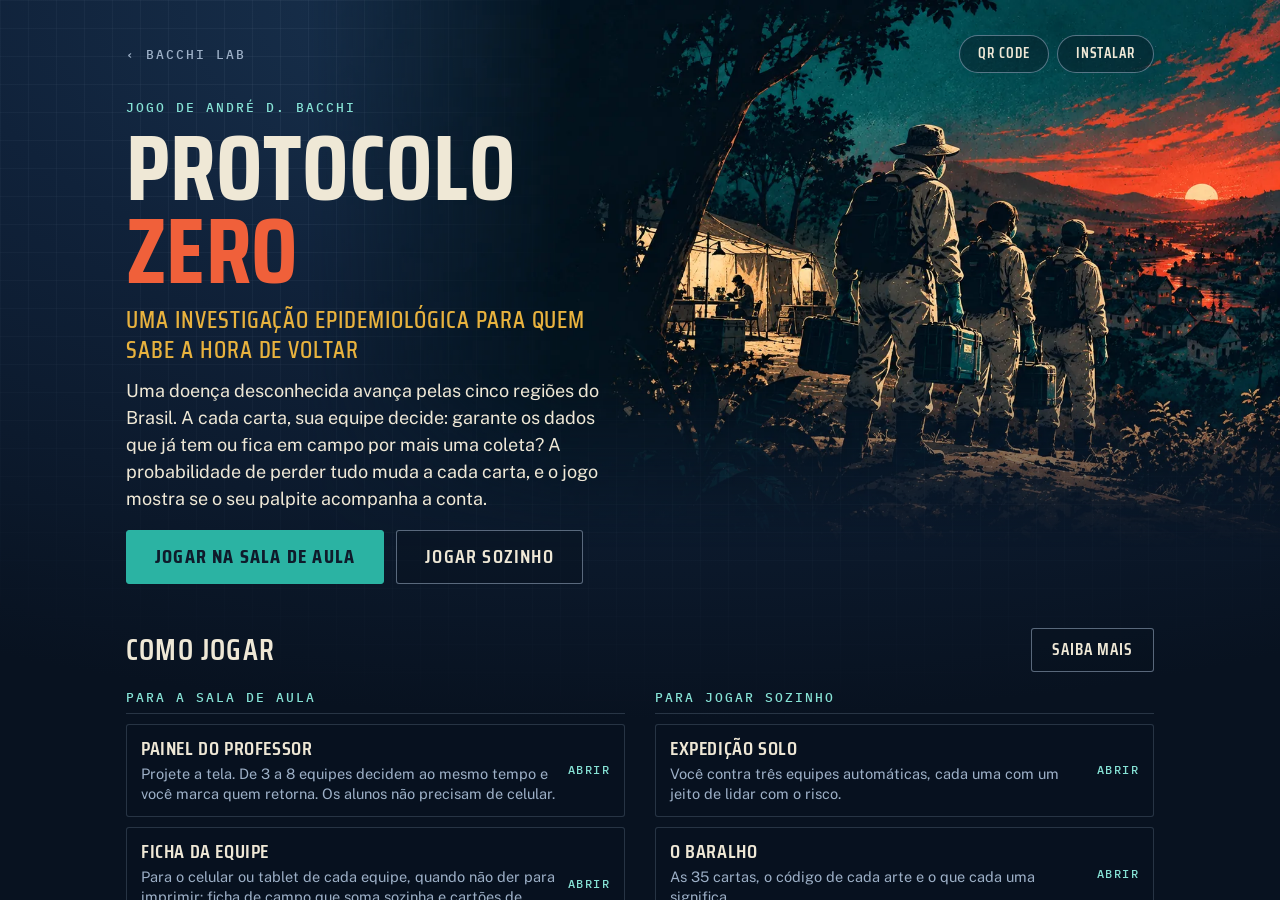
<file: index.html>
<!doctype html>
<html lang="pt-BR">
<head>
<meta charset="utf-8">
<meta name="viewport" content="width=device-width,initial-scale=1,viewport-fit=cover">
<meta name="description" content="Jogo de sala de aula sobre probabilidade e decisão sob risco: uma investigação epidemiológica para quem sabe a hora de voltar.">
<meta name="theme-color" content="#10223a">
<meta property="og:title" content="Protocolo Zero">
<meta property="og:description" content="Jogo de sala de aula sobre probabilidade e decisão sob risco: uma investigação epidemiológica para quem sabe a hora de voltar.">
<meta property="og:image" content="https://andrebacchi.github.io/protocolo-zero/icons/icon-512.png">
<link rel="manifest" href="manifest.json">
<link rel="icon" type="image/png" href="icons/favicon-64.png">
<link rel="apple-touch-icon" href="icons/apple-touch-icon.png">
<meta name="mobile-web-app-capable" content="yes">
<meta name="apple-mobile-web-app-capable" content="yes">
<meta name="apple-mobile-web-app-title" content="Protocolo Zero">
<meta name="apple-mobile-web-app-status-bar-style" content="black-translucent">
<title>Protocolo Zero</title>
<link rel="preconnect" href="https://fonts.googleapis.com">
<link rel="preconnect" href="https://fonts.gstatic.com" crossorigin>
<link rel="stylesheet" href="https://fonts.googleapis.com/css2?family=Saira+Condensed:wght@500;600;700&family=Saira+Stencil+One&family=Public+Sans:ital,wght@0,400;0,500;0,700;1,400&family=IBM+Plex+Mono:wght@400;500;600&display=swap">
<style>
:root{padding:env(safe-area-inset-top,0px) 0 env(safe-area-inset-bottom,0px)}
[hidden]{display:none!important}
img{max-width:100%}

:root{
  /* Mesa de operações de campo: tampo azul-marinho com malha de papel milimetrado, cartas em papel-cartão,
     carimbos em estêncil. Uma tela por vez; no jogo, a mesa fica à esquerda e o painel das equipes à direita.
     Cada tipo de carta tem uma cor: coleta (verde-água), perigo (vermelho-alaranjado), descoberta (dourado). */
  color-scheme:dark;
  --fundo:#081220; --mesa:#10223a; --mesa-clara:#1b3654; --painel:#0d1a2c;
  --papel:#efe8d6; --tinta:#0f1b2b; --nevoa:#9db0c7;
  --dado:#2bb3a3; --dado-claro:#86e2d5; --perigo:#f0603a; --achado:#e8b23e; --serie-b:#3b97d8;
  --filete:rgba(157,176,199,.22); --filete-forte:rgba(157,176,199,.55);
  --sombra:0 1px 1px rgba(0,0,0,.5),0 10px 22px -8px rgba(0,0,0,.8);
  --display:'Saira Condensed','Arial Narrow','Roboto Condensed','Helvetica Neue',sans-serif;
  --estencil:'Saira Stencil One','Saira Condensed','Arial Narrow',Impact,sans-serif;
  --texto:'Public Sans','Segoe UI',system-ui,-apple-system,sans-serif;
  --mono:'IBM Plex Mono',ui-monospace,'SF Mono',Menlo,Consolas,monospace;
  --vh:1vh;
}
@supports (height:1dvh){:root{--vh:1dvh}}

*,*::before,*::after{box-sizing:border-box}
html,body{height:100%}
body{margin:0;background:var(--fundo);color:var(--papel);font:16px/1.5 var(--texto);overflow:hidden;-webkit-font-smoothing:antialiased;-webkit-text-size-adjust:100%}
button,input{font:inherit;color:inherit}
button{cursor:pointer}
a{color:var(--dado-claro);text-underline-offset:3px}
:focus-visible{outline:2px solid var(--dado-claro);outline-offset:3px}
h1,h2,h3,h4,h5,p,ul,ol{margin:0}
i.sp{font-style:italic}

/* ---------- mesa (fundo comum) ---------- */
.app{height:100%;position:relative;isolation:isolate;overflow:hidden}
.app::before,.app::after{content:"";position:absolute;inset:0;z-index:-1;pointer-events:none}
.app::before{background:radial-gradient(120% 80% at 50% 0%,var(--mesa-clara) 0%,var(--mesa) 45%,var(--fundo) 100%)}
.app::after{background:
  linear-gradient(var(--filete) 1px,transparent 1px) 0 0/100% 28px,
  linear-gradient(90deg,var(--filete) 1px,transparent 1px) 0 0/28px 100%;
  opacity:.35;-webkit-mask-image:radial-gradient(110% 80% at 50% 10%,#000 20%,transparent 90%);mask-image:radial-gradient(110% 80% at 50% 10%,#000 20%,transparent 90%)}
.tela{height:100%;overflow-y:auto;overflow-x:hidden;-webkit-overflow-scrolling:touch}
.miolo{max-width:1060px;margin-inline:auto;padding-inline:16px}

/* ---------- botões ---------- */
.btn{display:inline-flex;align-items:center;justify-content:center;gap:8px;min-height:44px;padding:9px 20px;border:1px solid var(--filete-forte);border-radius:3px;background:rgba(8,18,32,.4);color:var(--papel);font:600 17px/1.15 var(--display);letter-spacing:.06em;text-transform:uppercase;text-decoration:none;transition:background .15s,border-color .15s,transform .1s}
.btn:hover{border-color:var(--dado-claro);background:rgba(43,179,163,.14)}
.btn:active{transform:translateY(1px)}
.btn.principal{background:var(--dado);border-color:var(--dado);color:var(--tinta);font-weight:700}
.btn.principal:hover{background:var(--dado-claro);border-color:var(--dado-claro)}
.btn.alerta{border-color:var(--perigo);color:var(--papel)}
.btn.alerta:hover{background:rgba(240,96,58,.18);border-color:var(--perigo)}
.btn[disabled]{opacity:.45;cursor:default}
.btn.retomar{order:-1;border-color:var(--achado);color:var(--achado)}
.btn.retomar:hover{background:rgba(232,178,62,.14);border-color:var(--achado)}
.btn.grande{min-height:54px;padding:12px 28px;font-size:20px}
.btn-liso{min-height:40px;padding:6px 8px;white-space:nowrap;border:0;border-radius:3px;background:none;color:var(--nevoa);font:500 13.5px var(--mono);letter-spacing:.04em}
.btn-liso:hover{color:var(--dado-claro)}
.btn-liso[disabled]{opacity:.4;cursor:default}
.chapa{font:500 12px/1.2 var(--mono);letter-spacing:.16em;text-transform:uppercase;color:var(--dado-claro)}

/* ---------- carta ---------- */
.carta{--raio:calc(var(--cw)*.07);--cor:var(--dado);display:block;position:relative;flex:none;width:var(--cw);height:calc(var(--cw)*1.4);padding:0;border:0;background:none;perspective:calc(var(--cw)*6);-webkit-tap-highlight-color:transparent}
.carta.t-perigo{--cor:var(--perigo)}
.carta.t-achado{--cor:var(--achado)}
.giro{display:block;position:absolute;inset:0;transform-style:preserve-3d;transition:transform .62s cubic-bezier(.35,.1,.2,1)}
.carta.virada .giro{transform:rotateY(180deg)}
.face{display:block;position:absolute;inset:0;border-radius:var(--raio);overflow:hidden;-webkit-backface-visibility:hidden;backface-visibility:hidden;box-shadow:var(--sombra)}
.verso{background:var(--tinta) var(--verso) center/100% 100% no-repeat}
.verso::after{content:"";position:absolute;inset:0;border-radius:inherit;box-shadow:inset 0 0 0 calc(var(--cw)*.012) rgba(134,226,213,.4);pointer-events:none}
.frente{transform:rotateY(180deg);background:var(--papel);color:var(--tinta)}
.arte{position:absolute;inset:calc(var(--cw)*.045);border-radius:calc(var(--raio)*.55);overflow:hidden;color:var(--cor);background:
  linear-gradient(rgba(134,226,213,.09) 1px,transparent 1px) 0 0/100% 12.5%,
  linear-gradient(90deg,rgba(134,226,213,.09) 1px,transparent 1px) 0 0/16.66% 100%,#12283f}
.t-perigo .arte{background:repeating-linear-gradient(135deg,#3a1b14 0 9%,#27120e 9% 18%)}
.t-achado .arte{background:repeating-conic-gradient(from 0deg at 50% 42%,rgba(232,178,62,.2) 0 9deg,transparent 9deg 18deg),#2a2010}
.arte svg,.arte img{display:block;width:100%;height:100%;max-width:none;object-fit:cover}
.canto{position:absolute;left:calc(var(--cw)*.045);top:calc(var(--cw)*.045);min-width:calc(var(--cw)*.31);padding:.1em .2em .04em;border-radius:calc(var(--raio)*.55) 0 calc(var(--raio)*.55) 0;background:var(--cor);color:var(--tinta);font:700 calc(var(--cw)*.25)/1 var(--display);text-align:center;font-variant-numeric:tabular-nums}
.cod{position:absolute;right:calc(var(--cw)*.09);top:calc(var(--cw)*.09);font:500 calc(var(--cw)*.075)/1 var(--mono);color:var(--papel);opacity:.75}
.nome{display:block;position:absolute;left:calc(var(--cw)*.045);right:calc(var(--cw)*.045);bottom:calc(var(--cw)*.045);min-height:calc(var(--cw)*.36);padding:calc(var(--cw)*.05) calc(var(--cw)*.055);border-top:calc(var(--cw)*.022) solid var(--cor);background:var(--papel);color:var(--tinta);font:700 calc(var(--cw)*.122)/1.02 var(--display);letter-spacing:.02em;text-transform:uppercase;text-align:left;overflow-wrap:break-word;-webkit-hyphens:manual;hyphens:manual}
.nome small{display:block;margin-bottom:.3em;font:500 calc(var(--cw)*.066)/1 var(--mono);letter-spacing:.12em;color:#3d4c60}
/* Carta com arte definitiva: a imagem ocupa a moldura inteira e o nome vai sobre a base escura da própria arte. */
.com-arte .arte{background:var(--tinta)}
.com-arte .nome{min-height:0;padding-top:calc(var(--cw)*.24);border-top:0;border-radius:0 0 calc(var(--raio)*.55) calc(var(--raio)*.55);background:linear-gradient(rgba(8,18,32,0),rgba(8,18,32,.88) 58%);color:var(--papel)}
.com-arte .nome small{color:var(--cor)}
.com-arte .cod{opacity:.55}
.carta:focus-visible{outline:none}
.carta:focus-visible .face{outline:2px solid var(--dado-claro);outline-offset:2px}

/* ---------- capa ---------- */
.capa{display:grid;gap:34px;padding-block:20px 34px}
.topo{display:flex;align-items:center;justify-content:space-between;gap:12px;min-height:40px;margin-bottom:-18px}
.marca{font:500 12.5px/1 var(--mono);letter-spacing:.16em;text-transform:uppercase;color:var(--nevoa);text-decoration:none}
.marca:hover{color:var(--dado-claro)}
.pilula{min-height:38px;padding:6px 18px;border-radius:999px;font-size:15px;white-space:nowrap}
.marca{white-space:nowrap}
@media (max-width:420px){.pilula{padding:6px 12px;font-size:14px}.marca{letter-spacing:.1em}}
.topo-lado{display:flex;align-items:center;gap:8px}
/* QR code do app: grande e sobre branco, para ler de longe quando projetado */
dialog.qr{width:min(620px,calc(100vw - 20px))}
.qr-corpo{justify-items:center;text-align:center}
.qr-quadro{width:min(100%,62vh);padding:10px;border-radius:8px;background:#fff}
.qr-quadro svg{display:block;width:100%;height:auto}
.qr-end{font:600 clamp(15px,4vw,21px)/1.3 var(--mono);overflow-wrap:anywhere;-webkit-user-select:all;user-select:all}
.qr-acoes{display:flex;flex-wrap:wrap;justify-content:center;gap:8px}
.abre{display:grid;gap:14px;align-items:center}
.leque{--cw:clamp(96px,26vw,160px);position:relative;width:100%;max-width:calc(var(--cw)*3.3);height:calc(var(--cw)*1.75);margin-inline:auto}
.leque .carta{position:absolute;left:50%;top:6%;margin-left:calc(var(--cw)/-2);transform-origin:50% 150%;transform:rotate(var(--g));animation:abrir 1.1s cubic-bezier(.2,.7,.2,1) .2s both}
@keyframes abrir{from{transform:rotate(0deg)}}
.abre-texto{display:grid;gap:12px;justify-items:start}
.sobre{font:500 12.5px/1.2 var(--mono);letter-spacing:.16em;text-transform:uppercase;color:var(--dado-claro)}
h1{font:700 clamp(48px,12.5vw,92px)/.9 var(--display);letter-spacing:.005em;text-transform:uppercase;color:var(--papel);text-wrap:balance}
h1 em{font-style:normal;color:var(--perigo)}
.sub{font:500 clamp(19px,2.8vw,24px)/1.25 var(--display);letter-spacing:.04em;text-transform:uppercase;color:var(--achado)}
.lide{max-width:52ch;font-size:clamp(16px,1.9vw,18px);color:var(--papel)}
.abre-acoes{display:flex;flex-wrap:wrap;align-items:center;gap:10px 12px;margin-top:6px}
@media (min-width:820px){
  .capa{gap:44px;padding-block:34px 40px}
  .abre{grid-template-columns:minmax(0,.8fr) minmax(0,1fr);gap:30px}
  .leque{--cw:clamp(140px,14vw,180px)}
}
/* Capa com a arte: no celular, faixa no alto; em telas largas, a arte ocupa a direita e o título fica sobre a área escura. */
#tela-capa{position:relative}
.topo,.abre-texto{position:relative;z-index:1}
.capa-arte{height:54vw;max-height:300px;margin-inline:-16px;background:var(--fundo) url("cards/capa.webp") 82% 40%/cover no-repeat;-webkit-mask-image:linear-gradient(#000 62%,transparent);mask-image:linear-gradient(#000 62%,transparent)}
@media (min-width:820px){
  .abre{grid-template-columns:minmax(0,1fr);min-height:clamp(360px,34vw,470px);align-content:center}
  .abre-texto{max-width:30rem;grid-template-columns:minmax(0,1fr)}
  .capa-arte{position:absolute;z-index:0;top:0;right:0;width:min(76vw,1100px);height:auto;max-height:none;aspect-ratio:16/9;margin:0;background-position:center;-webkit-mask-image:linear-gradient(90deg,transparent,#000 26%),linear-gradient(#000 68%,transparent);mask-image:linear-gradient(90deg,transparent,#000 26%),linear-gradient(#000 68%,transparent);-webkit-mask-composite:source-in;mask-composite:intersect}
}
.modos-secao{display:grid;gap:18px}
.modos-topo{display:flex;flex-wrap:wrap;align-items:center;justify-content:space-between;gap:10px 16px}
.modos-topo h2{font:600 clamp(24px,4vw,30px)/1.1 var(--display);letter-spacing:.04em;text-transform:uppercase}
.modos{display:grid;gap:26px 30px;grid-template-columns:repeat(auto-fit,minmax(min(100%,300px),1fr))}
.grupo{display:grid;gap:10px;align-content:start;min-width:0}
.grupo h3{padding-bottom:8px;border-bottom:1px solid var(--filete);font:500 12.5px/1.2 var(--mono);letter-spacing:.16em;text-transform:uppercase;color:var(--dado-claro)}
.modo{display:grid;grid-template-columns:minmax(0,1fr) auto;gap:4px 12px;align-items:center;width:100%;padding:12px 14px;border:1px solid var(--filete);border-radius:3px;background:rgba(8,18,32,.45);text-align:left;transition:border-color .15s,background .15s}
.modo b{font:600 20px/1.15 var(--display);letter-spacing:.03em;text-transform:uppercase}
.modo small{grid-column:1;font:400 14.5px/1.4 var(--texto);color:var(--nevoa)}
.modo .selo{grid-row:1/3;grid-column:2;font:500 11.5px/1.2 var(--mono);letter-spacing:.12em;text-transform:uppercase;color:var(--dado-claro);white-space:nowrap}
.modo:hover{border-color:var(--dado-claro);background:rgba(43,179,163,.1)}
.rodape{display:grid;gap:8px;padding-top:18px;border-top:1px solid var(--filete);font:400 14px/1.5 var(--texto);color:var(--nevoa)}
.rodape p{max-width:78ch}
.versao{font:500 12px/1.4 var(--mono);letter-spacing:.1em;text-transform:uppercase}

/* ---------- barra das telas internas ---------- */
.barra{display:grid;grid-template-columns:1fr auto 1fr;align-items:center;gap:4px;min-height:48px;padding-inline:4px}
.barra h2{font:600 clamp(15px,4.3vw,19px)/1 var(--display);letter-spacing:.06em;text-transform:uppercase;white-space:nowrap}
.barra > :first-child{justify-self:start}
.barra > :last-child{justify-self:end}
.barra-lado{display:flex;align-items:center}
.so-largo,.so-projetor{display:none}
@media (min-width:700px){.so-projetor{display:inline-flex;align-items:center}}
@media (min-width:700px){.so-estreito{display:none}.so-largo{display:inline}}
.barra.fixa{position:sticky;top:env(safe-area-inset-top,0px);z-index:5;background:var(--mesa);border-bottom:1px solid var(--filete)}

/* ---------- preparo ---------- */
.preparo{display:grid;gap:18px;max-width:620px;margin-inline:auto;padding-block:18px 40px}
.preparo h3{font:700 clamp(30px,6vw,42px)/1 var(--display);letter-spacing:.02em;text-transform:uppercase;text-wrap:balance}
.passo-n{display:flex;align-items:center;gap:12px}
.passo-n output{min-width:1.6em;font:700 34px/1 var(--display);text-align:center;font-variant-numeric:tabular-nums}
.redondo{width:44px;height:44px;border:1px solid var(--filete-forte);border-radius:50%;background:rgba(8,18,32,.4);font:600 22px/1 var(--display)}
.redondo:hover{border-color:var(--dado-claro)}
.nomes{display:grid;gap:8px;grid-template-columns:repeat(auto-fit,minmax(min(100%,220px),1fr))}
.nomes input{width:100%;min-height:44px;padding:8px 12px;border:1px solid var(--filete-forte);border-radius:3px;background:rgba(239,232,214,.06);font:500 16px/1.2 var(--texto)}
.opcao{display:grid;grid-template-columns:auto minmax(0,1fr);gap:4px 10px;align-items:start;cursor:pointer}
.opcao input{width:20px;height:20px;margin:2px 0 0;accent-color:var(--dado)}
.opcao small{grid-column:2;color:var(--nevoa);font-size:14px;line-height:1.4}
.sub-opcoes{display:grid;gap:10px;margin:-4px 0 0;padding:0 0 0 30px;border:0;min-width:0}
.sub-opcoes:disabled{opacity:.45}
.sub-opcoes .opcao input{accent-color:var(--dado)}
.sr{position:absolute;width:1px;height:1px;overflow:hidden;clip:rect(0 0 0 0);white-space:nowrap}
.palpite .extra{display:inline-block;margin-left:6px;padding:1px 6px;border:1px solid var(--achado);border-radius:3px;font:500 11px/1.4 var(--mono);letter-spacing:.08em;text-transform:uppercase;color:var(--achado);vertical-align:2px}
.ajuda{font:400 14.5px/1.45 var(--texto);color:var(--nevoa)}

/* ---------- jogo ---------- */
#tela-jogo{--cw:clamp(58px,15.5vw,84px);display:grid;grid-template-columns:minmax(0,1fr);grid-template-rows:48px minmax(0,1fr) auto;overflow:hidden}
.mesa{position:relative;display:flex;flex-direction:column;gap:10px;min-height:0;padding:4px 16px 14px;overflow-y:auto;overflow-x:hidden}
/* Paisagem da região: bem visível na abertura da expedição, quase apagada durante as cartas. */
.mesa{background:linear-gradient(rgba(8,18,32,.9),rgba(8,18,32,.84)),var(--regiao,none) center/cover no-repeat}
.mesa.brief{background:linear-gradient(90deg,rgba(8,18,32,.86),rgba(8,18,32,.6) 60%,rgba(8,18,32,.42)),linear-gradient(transparent 55%,rgba(8,18,32,.7)),var(--regiao,none) center/cover no-repeat}
.brief .uf{fill:rgba(8,18,32,.62);stroke:rgba(157,176,199,.5)}
.brief .uf.feita{fill:rgba(43,179,163,.7)}
.brief .uf.ativa{fill:var(--perigo)}
.brief .mapa text{fill:rgba(239,232,214,.75)}
.brief .mapa text.ativa{fill:var(--tinta)}
.brief .mapa text.fora.ativa{fill:var(--papel)}
.brief .briefing .txt{text-shadow:0 1px 10px rgba(8,18,32,.9)}
.brief .comp span{background:rgba(8,18,32,.6);border-color:var(--filete-forte)}
@media (max-width:899px){.em-brief #equipes{display:none}.em-brief .mapa.grande{width:min(56vw,220px)}.em-brief .briefing{gap:10px}}
.faixa{display:grid;grid-template-columns:auto minmax(0,1fr) auto;gap:8px 14px;align-items:center}
.mapa{display:block}
.mapa svg{display:block;width:100%;height:auto;overflow:visible}
.mapa.mini{width:58px}
.mapa.grande{width:min(72vw,300px)}
.uf{fill:rgba(157,176,199,.17);stroke:var(--mesa);stroke-width:.45;stroke-linejoin:round;transition:fill .4s}
.mini .uf{stroke-width:.9}
.uf.feita{fill:rgba(43,179,163,.55)}
.uf.ativa{fill:var(--perigo)}
.grande .uf.ativa{transform-box:fill-box;transform-origin:center;animation:acender .7s cubic-bezier(.2,.7,.2,1) both;animation-delay:calc(var(--k)*90ms + 250ms)}
@keyframes acender{0%{fill:rgba(157,176,199,.17);transform:scale(.82)}60%{transform:scale(1.07)}100%{transform:scale(1)}}
.mapa text{font:600 3px var(--mono);text-anchor:middle;dominant-baseline:central;fill:rgba(157,176,199,.6);pointer-events:none}
.mapa text.feita{fill:var(--papel)}
.mapa text.ativa{fill:var(--tinta);animation:surgir .4s ease-out both;animation-delay:calc(var(--k)*90ms + 500ms)}
.mapa text.fora.ativa{fill:var(--papel)}
.mapa line{stroke:rgba(157,176,199,.5);stroke-width:.25}
.onde{min-width:0}
.onde h3{font:700 clamp(26px,6.4vw,44px)/.95 var(--display);letter-spacing:.02em;text-transform:uppercase;overflow-wrap:anywhere}
.onde p{margin-top:5px;font:400 13.5px/1.3 var(--texto);color:var(--nevoa);overflow-wrap:anywhere}
.onde p b{color:var(--papel);font-weight:500}
.monte{--cwm:calc(var(--cw)*.62);display:grid;justify-items:center;gap:5px;color:var(--nevoa);font:500 11px/1 var(--mono);letter-spacing:.08em;text-transform:uppercase}
.monte b{color:var(--papel);font-weight:600;font-variant-numeric:tabular-nums}
.pilha{display:block;position:relative;width:var(--cwm);height:calc(var(--cwm)*1.4)}
.lamina{display:block;position:absolute;inset:0;border-radius:calc(var(--cwm)*.07);background:var(--tinta) var(--verso) center/100% 100% no-repeat;translate:calc(var(--k)*-.7px) calc(var(--k)*-1.1px);box-shadow:0 0 0 .6px rgba(0,0,0,.7)}
.lamina:first-child{box-shadow:var(--sombra)}
.sinais{grid-column:1/-1;display:flex;flex-wrap:wrap;align-items:stretch;gap:6px}
.sinal{display:grid;gap:3px;padding:5px 8px 4px;border:1px solid var(--filete);border-radius:3px;font:500 11px/1.1 var(--mono);letter-spacing:.04em;color:var(--nevoa)}
.sinal.visto{border-color:var(--perigo);color:var(--papel);background:rgba(240,96,58,.12)}
.pips{display:flex;gap:3px}
.pips i{width:9px;height:9px;border-radius:50%;border:1.5px solid var(--filete-forte)}
.pips i.on{background:var(--perigo);border-color:var(--perigo)}
.trilha{--sobre:.36;position:relative;display:flex;flex-wrap:wrap;align-content:flex-start;gap:10px 0;padding-left:calc(var(--cw)*var(--sobre));min-height:calc(var(--cw)*1.4)}
.trilha .carta{margin-left:calc(var(--cw)*var(--sobre)*-1)}
.trilha:empty::before{content:"A trilha da expedição começa aqui";display:grid;place-items:center;width:calc(100% + var(--cw)*var(--sobre)*-1);margin-left:calc(var(--cw)*var(--sobre)*-1);min-height:calc(var(--cw)*1.4);border:1px dashed var(--filete);border-radius:4px;font:500 12px/1.3 var(--mono);letter-spacing:.1em;text-transform:uppercase;color:var(--nevoa);text-align:center;padding:10px}
.carta .marca-c{position:absolute;left:50%;top:38%;z-index:3;translate:-50% -50%;padding:.18em .5em .1em;border:calc(var(--cw)*.02) solid currentColor;border-radius:2px;background:rgba(8,18,32,.86);font:400 calc(var(--cw)*.105)/1 var(--estencil);letter-spacing:.08em;text-transform:uppercase;white-space:nowrap;rotate:-8deg;pointer-events:none}
.carta.alerta .marca-c{color:var(--achado)}
.carta.fatal .marca-c{color:var(--perigo)}
.carta.livre .marca-c{color:var(--achado)}
.carta.levada .marca-c,.carta.perdida .marca-c{color:var(--nevoa)}
.carta.livre .face{box-shadow:var(--sombra),0 0 0 2px var(--achado),0 0 18px rgba(232,178,62,.55)}
.carta.fatal .face{box-shadow:var(--sombra),0 0 0 2px var(--perigo),0 0 20px rgba(240,96,58,.6)}
.carta.tremor{animation:tremor .5s ease-in-out}
@keyframes tremor{20%{translate:-4% 0;rotate:-2deg}40%{translate:4% 0;rotate:2deg}60%{translate:-3% 0;rotate:-1deg}80%{translate:2% 0}}
.trilha.encerrada .carta:not(.fatal) .frente{filter:grayscale(.85) brightness(.62)}
.trilha.guardada .carta .frente{filter:brightness(.8)}
.carimbo{position:absolute;left:min(50%,calc(var(--cw)*3.2));top:62%;z-index:70;translate:-50% -50%;padding:.2em .5em .12em;border:3px solid var(--perigo);border-radius:4px;background:rgba(8,18,32,.82);color:var(--perigo);font:400 clamp(19px,calc(var(--cw)*.3),40px)/1 var(--estencil);letter-spacing:.06em;text-transform:uppercase;white-space:nowrap;rotate:-5deg;pointer-events:none;animation:carimbar .45s cubic-bezier(.2,1.4,.4,1) both}
.carimbo.bom{border-color:var(--dado-claro);color:var(--dado-claro)}
@keyframes carimbar{from{opacity:0;scale:2.4}}
.mesa.clarao::after{content:"";position:absolute;inset:0;z-index:65;pointer-events:none;background:radial-gradient(closest-side,transparent 40%,rgba(240,96,58,.5));animation:clarao .9s ease-out both}
.mesa.clarao.ouro::after{background:radial-gradient(closest-side,transparent 40%,rgba(232,178,62,.42))}
@keyframes clarao{0%{opacity:0}20%{opacity:1}100%{opacity:0}}

.briefing{display:grid;gap:16px;align-items:center;justify-items:center;margin-block:auto;padding-block:8px}
.briefing .txt{display:grid;gap:10px;min-width:0;max-width:46ch}
.briefing h3{font:700 clamp(40px,10vw,84px)/.9 var(--display);letter-spacing:.01em;text-transform:uppercase;color:var(--papel);animation:surgir .6s ease-out .5s both}
.entra{display:flex;align-items:center;gap:14px;--cw:clamp(74px,9.5vw,112px)}
.entra p{min-width:0}
.carta.voando{position:fixed;z-index:90;margin:0}
.briefing .comp{display:flex;flex-wrap:wrap;gap:6px}
.briefing .comp span{padding:4px 8px 3px;border:1px solid var(--filete);border-radius:3px;font:500 12px/1.2 var(--mono);color:var(--nevoa)}
.briefing .comp b{color:var(--papel)}
@media (min-width:640px){.briefing{grid-template-columns:auto minmax(0,1fr);justify-items:start;gap:30px;padding-inline:3%}}
@keyframes surgir{from{opacity:0;transform:translateY(8px)}}
.contagem{position:absolute;inset:0;z-index:80;display:grid;place-items:center;background:rgba(8,18,32,.8);font:400 clamp(120px,34vw,300px)/1 var(--estencil);color:var(--achado);pointer-events:none}
.contagem span{animation:carimbar .4s cubic-bezier(.2,1.4,.4,1) both}

.painel{display:grid;grid-template-rows:minmax(0,1fr) auto;min-height:0;max-height:calc(56*var(--vh));border-top:1px solid var(--filete);background:rgba(13,26,44,.92)}
.rola{overflow-y:auto;padding:10px 12px 4px;scrollbar-width:thin;scrollbar-color:var(--filete) transparent}
.equipes{display:grid;gap:5px}
.eq{display:grid;grid-template-columns:minmax(0,1fr) auto auto;gap:0 10px;align-items:center;width:100%;min-height:40px;padding:4px 8px 4px 10px;border:1px solid var(--filete);border-left:4px solid var(--dado);border-radius:3px;background:rgba(8,18,32,.4);text-align:left;cursor:default;transition:background .15s,border-color .15s}
.eq-nome{min-width:0;font:600 17px/1.1 var(--display);letter-spacing:.03em;text-transform:uppercase;overflow:hidden;text-overflow:ellipsis;white-space:nowrap}
.eq-nome small{display:block;margin-top:2px;font:500 10.5px/1 var(--mono);letter-spacing:.1em;color:var(--dado-claro)}
.eq-nome .est{color:var(--achado);letter-spacing:.05em}
.eq-num{display:grid;justify-items:end;min-width:3.2em;font:500 10px/1 var(--mono);letter-spacing:.04em;color:var(--nevoa)}
.eq-num b{font:600 19px/1.05 var(--mono);color:var(--papel);font-variant-numeric:tabular-nums}
.eq-num.r b{color:var(--achado)}
.eq-vai{min-width:5.6em;padding:6px 6px 5px;border:1px solid var(--filete-forte);border-radius:2px;font:500 11px/1 var(--mono);letter-spacing:.06em;text-transform:uppercase;text-align:center;color:var(--nevoa)}
.eq.retornou{border-left-color:var(--nevoa)}
.eq.retornou .eq-nome small{color:var(--nevoa)}
.eq.perdeu{border-left-color:var(--perigo)}
.eq.perdeu .eq-nome small{color:var(--perigo)}
.eq.fora .eq-num.r b{color:var(--nevoa)}
button.eq{cursor:pointer}
button.eq:hover{border-color:var(--filete-forte)}
.eq[aria-pressed="true"]{border-color:var(--achado);border-left-color:var(--achado);background:rgba(232,178,62,.14)}
.eq[aria-pressed="true"] .eq-vai{border-color:var(--achado);background:var(--achado);color:var(--tinta);font-weight:600}
@keyframes subiu{0%{scale:1.45}100%{scale:1}}
.fala{display:grid;gap:10px;padding:12px 2px 8px;font-size:15.5px;line-height:1.45}
.fala b{color:var(--papel)}
.fala p{color:var(--papel)}
.fala .nota{color:var(--nevoa);font-size:14px}
.fala h4{font:500 12px/1.2 var(--mono);letter-spacing:.14em;text-transform:uppercase;color:var(--dado-claro)}
.acao{display:flex;flex-wrap:wrap;justify-content:center;gap:8px;padding:8px 12px 12px;border-top:1px solid var(--filete)}
.acao .btn{flex:1 1 150px;max-width:340px}
.acao .btn.estreito{flex:0 1 auto}
.palpite{display:grid;gap:10px;padding:10px 12px;border:1px solid var(--achado);border-radius:3px;background:rgba(232,178,62,.07)}
.palpite p{font-size:15px;line-height:1.4}
.palpite.fim-exp{border-color:var(--dado);background:rgba(43,179,163,.09)}
label.eq{cursor:text}
.perc{display:flex;align-items:center;gap:4px;font:500 13px var(--mono);color:var(--nevoa)}
.perc input{width:4.1em;min-height:40px;padding:4px 6px;border:1px solid var(--filete-forte);border-radius:3px;background:rgba(239,232,214,.07);font:600 18px/1 var(--mono);text-align:right}
.eq-topo{display:flex;align-items:center;justify-content:space-between;gap:10px;min-height:32px}
.eq-topo .btn-liso{min-height:32px;padding-block:2px}
.placa{display:flex;flex-wrap:wrap;align-items:stretch;gap:8px}
.tile{display:grid;gap:3px;align-content:center;padding:7px 12px 6px;border:1px solid var(--filete);border-radius:3px;background:rgba(8,18,32,.4)}
.tile small,.conta small{font:500 10.5px/1.2 var(--mono);letter-spacing:.08em;text-transform:uppercase;color:var(--nevoa)}
.tile b{justify-self:start;font:600 clamp(24px,3vw,36px)/1 var(--mono);font-variant-numeric:tabular-nums;color:var(--achado)}
.tile.aberto b{color:var(--dado-claro)}
.tile.ouro b{font:600 clamp(15px,1.6vw,20px)/1.15 var(--display);letter-spacing:.03em;text-transform:uppercase}
.conta{flex:1 1 250px;display:grid;gap:3px;align-content:center;padding:7px 12px 6px;border:1px solid var(--dado);border-radius:3px;background:rgba(43,179,163,.1)}
.conta span{font:500 clamp(17px,2.1vw,27px)/1.15 var(--display);letter-spacing:.02em}
.conta b{color:var(--dado-claro);font-weight:700}
.subiu{animation:subiu .7s ease-out}

@media (min-width:900px){
  #tela-jogo{--cw:clamp(92px,8.8vw,150px);grid-template-columns:minmax(0,1fr) min(440px,37vw);grid-template-rows:56px minmax(0,1fr)}
  #tela-jogo .barra{grid-column:1/-1;border-bottom:1px solid var(--filete)}
  .mesa{padding:14px 22px 18px;gap:16px}
  .mapa.mini{width:80px}
  .trilha{--sobre:.08}
  .painel{max-height:none;border-top:0;border-left:1px solid var(--filete)}
  .rola{padding:16px 18px 6px}
  .acao{padding:12px 18px 18px}
  .sinal{font-size:12.5px}
  .fala{font-size:16.5px}
  .eq-nome{font-size:19px}
  .mapa.grande{width:clamp(280px,30vw,430px)}
}

/* ---------- ficha da equipe (celular) ---------- */
#tela-equipe{display:grid;grid-template-columns:minmax(0,1fr);grid-template-rows:48px minmax(0,1fr) auto;overflow:hidden}
.ficha{overflow-y:auto;padding:12px 16px 22px;scrollbar-width:thin;scrollbar-color:var(--filete) transparent}
.ficha-miolo{display:grid;gap:12px;max-width:640px;margin-inline:auto}
.f-campo{display:grid;gap:5px;font:500 11px/1.2 var(--mono);letter-spacing:.1em;text-transform:uppercase;color:var(--nevoa)}
.f-campo input,.f-campo select,.f-num input{width:100%;min-height:44px;padding:6px 10px;border:1px solid var(--filete-forte);border-radius:3px;background:rgba(239,232,214,.07);color:var(--papel);font:600 18px/1.1 var(--mono)}
.f-campo input{font:600 18px/1.2 var(--display);letter-spacing:.04em;text-transform:uppercase}
.f-campo select{font:500 16px/1.2 var(--texto)}
.f-campo select option{color:#0f1b2b}
.f-exp{border:1px solid var(--filete);border-radius:4px;background:rgba(8,18,32,.5)}
.f-exp:last-of-type{border-bottom:1px solid var(--filete)}
.f-exp summary{padding:10px 12px;font-size:18px}
.f-exp summary small{margin-left:auto;font:600 15px/1 var(--mono);letter-spacing:0;color:var(--dado-claro)}
.f-exp summary::after{margin-left:10px}
.f-corpo{display:grid;gap:12px;padding:2px 12px 14px}
.f-rot{font:500 11px/1.2 var(--mono);letter-spacing:.1em;text-transform:uppercase;color:var(--nevoa)}
.f-linha{display:grid;grid-template-columns:repeat(5,minmax(0,1fr));gap:6px}
.f-num{display:grid;gap:3px;min-width:0;font:500 10px/1.15 var(--mono);letter-spacing:.04em;text-transform:uppercase;color:var(--nevoa)}
.f-num input{padding-inline:4px;text-align:center}
.f-linha .f-num input{border-color:var(--perigo)}
.f-conta{display:grid;grid-template-columns:repeat(3,minmax(0,1fr));gap:6px;align-items:end}
.f-saida{display:grid;grid-template-columns:repeat(3,minmax(0,1fr));gap:6px;align-items:stretch}
.f-saida .tile{padding:6px 8px 5px;min-width:0}
.f-saida .tile b{font-size:24px;color:var(--dado-claro)}
.f-saida .tile.total b{color:var(--papel)}
.f-saida .f-num input{border-color:var(--achado)}
.f-saida .f-num{align-content:end}
.f-fim{display:grid;grid-template-columns:repeat(2,minmax(0,1fr));gap:8px;align-items:stretch}
.f-fim .tile b{color:var(--achado)}
.cartoes-barra{display:grid;grid-template-columns:1fr 1fr;gap:6px 8px;padding:8px 12px calc(10px + env(safe-area-inset-bottom,0px));border-top:1px solid var(--filete);background:rgba(13,26,44,.96)}
.cartoes-barra p{grid-column:1/-1;font:400 12.5px/1.3 var(--texto);color:var(--nevoa);text-align:center}
.btn-cartao{min-height:56px;border:0;border-radius:4px;color:var(--tinta);font:700 22px/1 var(--display);letter-spacing:.05em;text-transform:uppercase}
.btn-cartao.c,.cartao-cheio.c{background:var(--dado)}
.btn-cartao.r,.cartao-cheio.r{background:var(--achado)}
.cartao-cheio{position:fixed;inset:0;z-index:300;display:grid;place-items:center;align-content:center;gap:3.5vh;width:100%;padding:6vw;border:0;border-radius:0;color:var(--tinta);text-align:center}
.cartao-cheio svg{width:min(34vw,30vh);height:auto}
.cartao-cheio b{max-width:100%;white-space:nowrap;font:700 clamp(54px,19vw,210px)/.9 var(--display);letter-spacing:-.005em;text-transform:uppercase}
.cartao-cheio span{font:600 clamp(17px,4.4vw,34px)/1.2 var(--display);letter-spacing:.06em;text-transform:uppercase}
.cartao-cheio i{position:absolute;left:0;right:0;bottom:calc(14px + env(safe-area-inset-bottom,0px));font:500 12px/1 var(--mono);font-style:normal;letter-spacing:.12em;text-transform:uppercase;opacity:.7}

/* ---------- gráfico e tabelas ---------- */
.graf{display:grid;gap:6px;min-width:0}
.graf svg{display:block;width:100%;height:auto;overflow:visible}
.graf text{font:500 10.5px var(--mono);fill:var(--nevoa)}
.legenda{display:flex;flex-wrap:wrap;gap:4px 14px;font:500 12px/1.3 var(--mono);color:var(--nevoa)}
.legenda i{display:inline-block;width:14px;height:0;margin-right:6px;border-top:2.5px solid var(--perigo);vertical-align:middle}
.legenda i.b{width:9px;height:9px;border:0;border-radius:50%;background:var(--serie-b)}
.legenda i.d{width:14px;border-top:2px dashed var(--nevoa)}
.legenda i.x{width:auto;height:auto;border:0;font:600 12px/1 var(--mono);font-style:normal;color:var(--papel)}
.tab-rola{overflow-x:auto}
table{width:100%;border-collapse:collapse;font:400 13.5px/1.3 var(--texto);font-variant-numeric:tabular-nums}
th,td{padding:6px 8px;border-bottom:1px solid var(--filete);text-align:right;white-space:nowrap}
th{font:500 11px/1.2 var(--mono);letter-spacing:.06em;text-transform:uppercase;color:var(--nevoa)}
th:first-child,td:first-child{text-align:left}
td.neg{color:var(--perigo)}
#dica{position:fixed;z-index:200;max-width:240px;padding:6px 9px;border:1px solid var(--filete-forte);border-radius:3px;background:var(--fundo);font:500 12px/1.35 var(--mono);color:var(--papel);pointer-events:none}

/* ---------- resultado final ---------- */
.fim{display:grid;gap:28px;padding-block:16px 44px}
.fim h3{font:700 clamp(34px,7vw,56px)/.95 var(--display);letter-spacing:.02em;text-transform:uppercase;text-wrap:balance}
.fim h4{margin-bottom:10px;padding-bottom:8px;border-bottom:1px solid var(--filete);font:500 12.5px/1.2 var(--mono);letter-spacing:.16em;text-transform:uppercase;color:var(--dado-claro)}
.fim section{display:grid;gap:10px;min-width:0}
.fim p{max-width:72ch}
.podio{display:grid;gap:6px}
.podio .eq{grid-template-columns:2.2em minmax(0,1fr) auto}
.podio .pos{font:400 22px/1 var(--estencil);color:var(--nevoa)}
.podio .eq:first-child{border-color:var(--achado);border-left-color:var(--achado)}
.podio .eq:first-child .pos{color:var(--achado)}
.multiplos{display:grid;gap:18px 22px;grid-template-columns:repeat(auto-fit,minmax(min(100%,260px),1fr))}
.multiplos h5{margin-bottom:4px;font:600 16px/1.2 var(--display);letter-spacing:.05em;text-transform:uppercase}
.multiplos .vazio{font:400 13.5px/1.4 var(--texto);color:var(--nevoa)}
.multiplos h5 small{font:400 12px var(--mono);letter-spacing:0;text-transform:none;color:var(--nevoa)}
.ficha-agente{display:grid;gap:6px;padding:14px 16px;border:1px solid var(--achado);border-radius:3px;background:rgba(232,178,62,.07)}
.ficha-agente .nome-ag{font:italic 500 clamp(24px,5vw,34px)/1.1 var(--texto);color:var(--achado);overflow-wrap:anywhere}
.ficha-agente dl{display:grid;grid-template-columns:auto minmax(0,1fr);gap:3px 12px;margin:4px 0 0}
.ficha-agente dt{font:500 11.5px/1.6 var(--mono);letter-spacing:.1em;text-transform:uppercase;color:var(--nevoa)}
.ficha-agente dd{margin:0}

/* ---------- baralho (galeria) ---------- */
.grade-topo{padding-block:16px 6px}
.grade-topo h3{margin:18px 0 10px;padding-bottom:8px;border-bottom:1px solid var(--filete);font:500 12.5px/1.2 var(--mono);letter-spacing:.16em;text-transform:uppercase;color:var(--dado-claro)}
.grade{--cw:clamp(96px,27vw,150px);display:flex;flex-wrap:wrap;gap:14px 12px}
.grade .carta{transition:transform .2s ease-out}
.grade .carta:hover{transform:translateY(-5px) rotate(-1.2deg)}

/* ---------- diálogos ---------- */
dialog{width:min(860px,calc(100vw - 20px));max-height:calc(100% - 20px);padding:0;border:1px solid var(--filete-forte);border-radius:4px;background:var(--painel);color:var(--papel);box-shadow:0 30px 90px rgba(0,0,0,.75);overflow-y:auto}
dialog::backdrop{background:rgba(4,9,17,.84)}
.fechar-linha{position:sticky;top:14px;z-index:3;display:flex;justify-content:flex-end;height:0;padding-right:14px}
.fechar{flex:none;min-height:40px;height:40px;padding:6px 14px;background:var(--painel);font-size:15px}
.corpo{display:grid;gap:12px;padding:64px 22px 28px;max-width:72ch;margin-inline:auto}
.corpo h3{font:700 clamp(28px,5.4vw,40px)/1 var(--display);letter-spacing:.02em;text-transform:uppercase;text-wrap:balance}
.corpo h5{margin-top:6px;font:600 17px/1.2 var(--display);letter-spacing:.05em;text-transform:uppercase;color:var(--dado-claro)}
.corpo ol,.corpo ul{display:grid;gap:7px;padding-left:1.3em}
.corpo .fonte{font:400 13.5px/1.45 var(--texto);color:var(--nevoa)}
.corpo code{font:500 .92em var(--mono);color:var(--achado)}
.ficha-corpo{display:grid;gap:20px;padding:64px 22px 28px}
.ficha-carta{--cw:min(54vw,230px);justify-self:center;animation:pousar .55s cubic-bezier(.2,.7,.2,1) both}
@keyframes pousar{from{opacity:0;transform:perspective(900px) rotateY(70deg) scale(.92)}}
.ficha-texto{display:grid;gap:12px;align-content:start;min-width:0;max-width:60ch}
.ficha-texto h3{font:700 clamp(28px,5.4vw,40px)/1 var(--display);letter-spacing:.02em;text-transform:uppercase}
.ficha-texto .arte-nota{padding:8px 10px;border:1px dashed var(--filete-forte);border-radius:3px;font:500 12px/1.4 var(--mono);color:var(--nevoa)}
@media (min-width:720px){
  .ficha-corpo{grid-template-columns:auto minmax(0,1fr);gap:32px;padding:40px 60px 34px 36px;align-items:start}
  .ficha-carta{--cw:240px}
  .corpo{padding:44px 44px 36px}
}
/* Detalhes da carta em tela cheia: a carta grande de um lado e o texto do outro, para ler de longe no projetor. */
dialog.carta-cheia{width:calc(100vw - 16px);max-width:none;height:calc(100% - 16px);max-height:none}
.carta-cheia .ficha-corpo{min-height:100%;align-content:center;justify-items:center}
.carta-cheia .ficha-carta{--cw:min(62vw,calc((100*var(--vh) - 150px)*.42))}
.carta-cheia .ficha-texto{font-size:clamp(16px,1.45vw,23px);line-height:1.5}
.carta-cheia .ficha-texto h3{font-size:clamp(30px,4.4vw,68px)}
.carta-cheia .ficha-texto .chapa{font-size:clamp(12px,1vw,16px)}
@media (min-width:720px){
  .carta-cheia .ficha-corpo{grid-template-columns:auto minmax(0,34em);justify-content:center;align-items:center;gap:clamp(30px,4.5vw,76px);padding:clamp(30px,4vw,64px)}
  .carta-cheia .ficha-carta{--cw:min(38vw,calc((100*var(--vh) - 110px)/1.4))}
}
details{border-top:1px solid var(--filete)}
details:last-of-type{border-bottom:1px solid var(--filete)}
summary{display:flex;align-items:center;gap:12px;padding:12px 2px;font:600 20px/1.2 var(--display);letter-spacing:.04em;text-transform:uppercase;cursor:pointer;list-style:none}
summary::-webkit-details-marker{display:none}
summary::after{content:"+";margin-left:auto;font:400 22px/1 var(--mono);color:var(--dado-claro)}
details[open] summary::after{content:"–"}
details[open] summary{color:var(--dado-claro)}
.regra{display:grid;gap:10px;padding:2px 2px 18px}
.caixa{padding:12px 14px;border:1px solid var(--filete);border-radius:3px;background:rgba(43,179,163,.07)}
.sorteio{display:grid;gap:8px}
.sorteio .saida{min-height:4.4em}
.decifra{font:italic 500 clamp(26px,6vw,44px)/1.1 var(--texto);color:var(--achado);overflow-wrap:anywhere;min-height:1.1em}
.abas{display:flex;flex-wrap:wrap;gap:6px}
.chip{min-height:36px;padding:5px 13px;border:1px solid var(--filete);border-radius:999px;background:rgba(8,18,32,.4);color:var(--nevoa);font:500 13px/1.2 var(--mono)}
.chip[aria-pressed="true"]{border-color:var(--dado);background:var(--dado);color:var(--tinta)}
.passos b{color:var(--dado-claro)}
kbd{padding:0 5px;border:1px solid var(--filete-forte);border-radius:3px;font:500 13px var(--mono)}
.fora{border:1px solid var(--filete-forte);border-radius:3px;padding:10px 12px}
.elo{display:inline;padding:0;border:0;background:none;color:var(--dado-claro);font:inherit;font-weight:700;text-decoration:underline;text-underline-offset:3px}

/* ---------- revelação do pódio ---------- */
.revela{position:fixed;inset:0;z-index:200;display:grid;grid-template-rows:auto minmax(0,1fr) auto;gap:12px;padding:max(14px,env(safe-area-inset-top)) 16px max(14px,env(safe-area-inset-bottom));overflow:hidden;
  background:radial-gradient(120% 80% at 50% 0%,var(--mesa-clara) 0%,var(--mesa) 45%,var(--fundo) 100%);
  --w:min(29vw,calc(var(--vh)*33),250px)}
.revela[hidden]{display:none}
.revela::before{content:"";position:absolute;inset:0;z-index:-1;pointer-events:none;opacity:.35;background:linear-gradient(var(--filete) 1px,transparent 1px) 0 0/100% 28px,linear-gradient(90deg,var(--filete) 1px,transparent 1px) 0 0/28px 100%}
.revela::after{content:"";position:absolute;inset:0;pointer-events:none;opacity:0;background:radial-gradient(closest-side,transparent 30%,rgba(232,178,62,.45))}
.revela.final::after{animation:clarao 1.4s ease-out both}
.revela-topo{display:grid;gap:6px;justify-items:center;text-align:center;padding-top:clamp(4px,3vh,40px)}
.revela-topo h3{max-width:22ch;font:700 clamp(28px,6vw,60px)/.95 var(--display);text-transform:uppercase;color:var(--papel);overflow-wrap:anywhere;animation:surgir .45s ease-out both}
.revela.final .revela-topo h3{color:var(--achado)}
.revela-acoes{display:flex;flex-wrap:wrap;gap:8px 14px;justify-content:center;align-items:center;padding-bottom:4px}
.revela-acoes .btn{min-width:min(100%,300px)}
.palco{align-self:center;display:flex;justify-content:center;align-items:flex-end;gap:clamp(6px,2.4vw,28px);min-height:0}
.degrau{display:grid;justify-items:center;width:var(--w);position:relative}
.base{width:calc(var(--w)*1.06);display:grid;place-items:center;border:1px solid var(--filete-forte);border-bottom:0;border-radius:3px 3px 0 0;background:linear-gradient(var(--mesa-clara),var(--painel));font:400 calc(var(--w)*.3)/1 var(--estencil);color:var(--nevoa)}
.d1 .base{height:calc(var(--w)*.62);color:var(--achado)}
.d2 .base{height:calc(var(--w)*.4)}
.d3 .base{height:calc(var(--w)*.24);font-size:calc(var(--w)*.2)}
.placa{position:relative;width:var(--w);aspect-ratio:600/840;margin-bottom:10px;perspective:1000px}
.placa-in{position:absolute;inset:0;transform-style:preserve-3d;transition:transform .75s cubic-bezier(.3,1.25,.5,1)}
.virada .placa-in{transform:rotateY(180deg)}
.placa-verso,.placa-frente{position:absolute;inset:0;border-radius:calc(var(--w)*.06);backface-visibility:hidden;-webkit-backface-visibility:hidden;box-shadow:var(--sombra)}
.placa-verso{background:var(--tinta) var(--verso) center/100% 100% no-repeat}
.placa-frente{transform:rotateY(180deg);display:flex;flex-direction:column;justify-content:center;align-items:center;gap:calc(var(--w)*.05);padding:calc(var(--w)*.09);text-align:center;background:var(--papel);color:var(--tinta);border-top:calc(var(--w)*.05) solid var(--dado)}
.d2 .placa-frente{border-top-color:var(--serie-b)}
.d1 .placa-frente{border-top-color:var(--achado);box-shadow:var(--sombra),0 0 0 2px var(--achado),0 0 calc(var(--w)*.3) rgba(232,178,62,.6)}
.pl-lugar{font:500 calc(var(--w)*.065)/1.2 var(--mono);letter-spacing:.12em;text-transform:uppercase;color:#4a5a6d}
.pl-nome{display:block;width:100%;font:700 calc(var(--w)*.15)/1 var(--display);text-transform:uppercase;white-space:nowrap;overflow:hidden}
.pl-pts{font:500 calc(var(--w)*.07)/1.1 var(--mono);color:#4a5a6d}
.pl-pts b{display:block;font:600 calc(var(--w)*.24)/1 var(--mono);color:var(--tinta)}
.placa-frente small{font:500 calc(var(--w)*.058)/1.2 var(--mono);color:#4a5a6d}
.vez .placa{animation:pulso 1.1s ease-in-out infinite}
.d1.vez .placa{animation-duration:.8s}
@keyframes pulso{50%{filter:drop-shadow(0 0 calc(var(--w)*.12) rgba(134,226,213,.7))}}
.d1.vez .placa{animation-name:pulso-ouro}
@keyframes pulso-ouro{50%{filter:drop-shadow(0 0 calc(var(--w)*.16) rgba(232,178,62,.85))}}
.placa.suspense .placa-in{animation:tremor .45s ease-in-out infinite}
.selo-podio{position:absolute;left:50%;bottom:-3%;z-index:3;translate:-50% 0;rotate:-8deg;padding:.2em .45em .1em;border:3px solid var(--dado);border-radius:4px;background:rgba(8,18,32,.88);color:var(--dado-claro);font:400 calc(var(--w)*.14)/1 var(--estencil);letter-spacing:.05em;text-transform:uppercase;white-space:nowrap;pointer-events:none;animation:carimbar .45s cubic-bezier(.2,1.4,.4,1) both}
.d2 .selo-podio{border-color:var(--serie-b);color:#9fd0f2}
.d1 .selo-podio{border-color:var(--achado);color:var(--achado);font-size:calc(var(--w)*.16)}
.d1.virada::before{content:"";position:absolute;left:50%;top:calc(var(--w)*.7);width:calc(var(--w)*2.6);aspect-ratio:1;translate:-50% -50%;z-index:-1;border-radius:50%;pointer-events:none;
  background:repeating-conic-gradient(rgba(232,178,62,.22) 0 8deg,transparent 8deg 20deg);-webkit-mask-image:radial-gradient(closest-side,#000 30%,transparent);mask-image:radial-gradient(closest-side,#000 30%,transparent);animation:raios 14s linear infinite,surgir .8s ease-out both}
@keyframes raios{to{rotate:360deg}}
.confete{position:absolute;top:0;width:8px;height:13px;border-radius:1px;pointer-events:none;z-index:5}

@media (prefers-reduced-motion:reduce){
  *,*::before,*::after{animation-duration:.01ms!important;animation-delay:0ms!important;animation-iteration-count:1!important;transition-duration:.01ms!important}
}
#continuar{text-wrap:balance}
</style>
</head>
<body>


<div class="app" id="app" lang="pt-BR">

<main class="tela" id="tela-capa">
<div class="miolo capa">
  <div class="topo">
    <a class="marca" href="https://andrebacchi.github.io/bacchilab/">‹ BACCHI LAB</a>
    <div class="topo-lado">
      <button class="btn pilula" type="button" id="qr-btn">QR code</button>
      <button class="btn pilula" type="button" id="instalar-btn" hidden>Instalar</button>
    </div>
  </div>
  <header class="abre">
    <div class="capa-arte" role="img" aria-label="Uma equipe de campo, de costas, entre a tenda iluminada e a cidade ao pôr do sol"></div>
    <div class="abre-texto">
      <p class="sobre">Jogo de André D. Bacchi</p>
      <h1>Protocolo <em>Zero</em></h1>
      <p class="sub">Uma investigação epidemiológica para quem sabe a hora de voltar</p>
      <p class="lide">Uma doença desconhecida avança pelas cinco regiões do Brasil. A cada carta, sua equipe decide: garante os dados que já tem ou fica em campo por mais uma coleta? A probabilidade de perder tudo muda a cada carta, e o jogo mostra se o seu palpite acompanha a conta.</p>
      <div class="abre-acoes">
        <button class="btn principal grande" type="button" data-ir="preparo">Jogar na sala de aula</button>
        <button class="btn grande" type="button" data-solo>Jogar sozinho</button>
        <button class="btn retomar" type="button" id="continuar" data-ir="jogo" hidden>Continuar a partida</button>
      </div>
    </div>
  </header>

  <section class="modos-secao" aria-labelledby="titulo-modos">
    <div class="modos-topo">
      <h2 id="titulo-modos">Como jogar</h2>
      <button class="btn" type="button" data-regras="">Saiba mais</button>
    </div>
    <div class="modos">
      <div class="grupo">
        <h3>Para a sala de aula</h3>
        <button class="modo" type="button" data-ir="preparo">
          <b>Painel do professor</b><span class="selo">Abrir</span>
          <small>Projete a tela. De 3 a 8 equipes decidem ao mesmo tempo e você marca quem retorna. Os alunos não precisam de celular.</small>
        </button>
        <button class="modo" type="button" data-ir="equipe">
          <b>Ficha da equipe</b><span class="selo">Abrir</span>
          <small>Para o celular ou tablet de cada equipe, quando não der para imprimir: ficha de campo que soma sozinha e cartões de CONTINUAR e RETORNAR em tela cheia.</small>
        </button>
      </div>
      <div class="grupo">
        <h3>Para jogar sozinho</h3>
        <button class="modo" type="button" data-solo>
          <b>Expedição solo</b><span class="selo">Abrir</span>
          <small>Você contra três equipes automáticas, cada uma com um jeito de lidar com o risco.</small>
        </button>
        <button class="modo" type="button" data-ir="baralho">
          <b>O baralho</b><span class="selo">Abrir</span>
          <small>As 35 cartas, o código de cada arte e o que cada uma significa.</small>
        </button>
      </div>
    </div>
  </section>

  <footer class="rodape">
    <p>Mecânica de <i>push your luck</i> inspirada em <cite>Diamant</cite> / <cite>Incan Gold</cite> (Tesouro Inca), de Alan R. Moon e Bruno Faidutti. Tema, cartas e textos são originais.</p>
    <p>O surto, a doença e o agente são fictícios. Contornos dos estados simplificados a partir de dados abertos (Code for America, <cite>click_that_hood</cite>). Uso educacional.</p>
    <p>© André Demambre Bacchi. Todos os direitos reservados.</p>
    <p class="versao">Versão 1.5.2</p>
  </footer>
</div>
</main>

<section class="tela" id="tela-preparo" hidden>
  <header class="barra fixa">
    <button class="btn-liso" type="button" data-ir="capa">‹ Início</button>
    <h2>Painel do professor</h2>
    <div class="barra-lado"><button class="btn-liso" type="button" data-regras="sala">Regras</button></div>
  </header>
  <form class="miolo preparo" id="preparo">
    <p class="chapa">Antes de começar</p>
    <h3>Quantas equipes vão a campo?</h3>
    <div class="passo-n">
      <button class="redondo" type="button" id="menos" aria-label="Uma equipe a menos">−</button>
      <output id="n-equipes" for="menos mais">6</output>
      <button class="redondo" type="button" id="mais" aria-label="Uma equipe a mais">+</button>
      <span class="ajuda">De 3 a 8. Os nomes podem ser trocados.</span>
    </div>
    <div class="nomes" id="nomes"></div>
    <label class="opcao"><input type="checkbox" id="op-palpites" checked><span>Pausas de palpite, equipe por equipe</span>
      <small>Todas as equipes estimam a probabilidade de a próxima carta encerrar a expedição, inclusive as que já retornaram. O risco real só aparece no relatório final.</small></label>
    <fieldset class="sub-opcoes" id="op-ritmo">
      <legend class="sr">Quando pedir os palpites</legend>
      <label class="opcao"><input type="radio" name="ritmo" value="sorteio" checked><span>Uma pausa por expedição, num alerta sorteado</span>
        <small>O app sorteia em qual dos três primeiros alertas a pausa acontece, sem olhar o risco real. Você também pode pedir um palpite extra quando quiser, e ele entra no relatório.</small></label>
      <label class="opcao"><input type="radio" name="ritmo" value="todos"><span>A cada perigo novo</span>
        <small>Uma pausa em todo alerta. Dá mais dados para o relatório, mas deixa a partida mais longa.</small></label>
    </fieldset>
    <label class="opcao"><input type="checkbox" id="op-bonus" checked><span>Bônus para os melhores palpites</span>
      <small>No fim da partida, as três equipes com menor erro médio nos palpites de risco ganham 5, 3 e 1 ponto. O bônus máximo vale o mesmo que a menor descoberta.</small></label>
    <label class="opcao"><input type="checkbox" id="op-vencer" checked><span>Probabilidade de vencer, ao fim de cada expedição</span>
      <small>Cada equipe diz qual é a sua probabilidade de vencer a partida. O relatório final compara as respostas com uma estimativa feita a partir do placar real.</small></label>
    <label class="opcao"><input type="checkbox" id="op-placar" checked><span>Placar oculto</span>
      <small>A tela mostra a divisão de cada carta e os dados pendentes, mas não o total de cada equipe. Cada equipe anota o seu. Você pode mostrar o placar quando quiser.</small></label>
    <p class="ajuda" id="kit-linha" hidden>Antes da aula, imprima o <a href="kit/Protocolo-Zero-kit-de-sala.pdf" target="_blank" rel="noopener">kit de sala (PDF)</a>: cartões de CONTINUAR e RETORNAR e a ficha de campo das equipes.</p>
    <p class="ajuda">Sem impressão? <button class="elo" type="button" data-ato="qr-equipe">Mostre o QR code da ficha digital</button>: cada equipe abre no celular a ficha de campo e os cartões de CONTINUAR e RETORNAR.</p>
    <button class="btn principal grande" type="submit">Começar a investigação</button>
  </form>
</section>

<section class="tela" id="tela-jogo" hidden>
  <header class="barra">
    <button class="btn-liso" type="button" data-ir="capa">‹ Início</button>
    <h2 id="j-titulo">Expedição 1 de 5</h2>
    <div class="barra-lado">
      <button class="btn-liso so-projetor" type="button" data-ato="qr-equipe">QR da ficha</button>
      <button class="btn-liso" type="button" data-regras="jogo">Regras</button>
      <button class="btn-liso" type="button" id="desfazer" aria-label="Desfazer a última ação" title="Desfazer a última ação" disabled><span class="so-largo">Desfazer</span><span class="so-estreito" aria-hidden="true">↶</span></button>
    </div>
  </header>
  <div class="mesa" id="mesa">
    <div class="briefing" id="briefing" hidden></div>
    <div class="faixa" id="faixa">
      <div class="mapa mini" id="mapa-mini" aria-hidden="true"></div>
      <div class="onde"><h3 id="j-regiao"></h3><p id="j-doenca"></p></div>
      <div class="monte" id="monte"><span class="pilha"></span><span>Monte <b id="j-monte">0</b></span></div>
      <div class="sinais" id="sinais"></div>
    </div>
    <div class="placa" id="pe-trilha" aria-live="polite"></div>
    <div class="trilha" id="trilha" aria-label="Cartas reveladas nesta expedição"></div>
  </div>
  <aside class="painel" aria-label="Equipes e decisões">
    <div class="rola" id="rola">
      <div class="equipes" id="equipes"></div>
      <div class="fala" id="fala" aria-live="polite"></div>
    </div>
    <div class="acao" id="acao"></div>
  </aside>
</section>

<section class="tela" id="tela-fim" hidden>
  <header class="barra fixa">
    <button class="btn-liso" type="button" data-ir="capa">‹ Início</button>
    <h2>Relatório da investigação</h2>
    <div class="barra-lado"><button class="btn-liso" type="button" data-regras="percebido">Regras</button></div>
  </header>
  <div class="miolo fim" id="fim"></div>
</section>

<div class="revela" id="revela" hidden role="dialog" aria-modal="true" aria-label="Pódio da investigação">
  <div class="revela-topo"><p class="chapa">Cinco regiões investigadas</p><h3 id="revela-titulo" aria-live="polite">Quem fecha a investigação na frente?</h3></div>
  <div class="palco" id="palco"></div>
  <div class="revela-acoes"><button class="btn principal grande" id="revela-btn" type="button">Revelar o 3º lugar</button><button class="btn-liso" id="revela-pular" type="button">Pular para o relatório</button></div>
</div>

<section class="tela" id="tela-equipe" hidden>
  <header class="barra">
    <button class="btn-liso" type="button" data-ir="capa">‹ Início</button>
    <h2>Ficha da equipe</h2>
    <div class="barra-lado"><button class="btn-liso" type="button" data-regras="jogo">Regras</button></div>
  </header>
  <div class="ficha"><form class="ficha-miolo" id="ficha-equipe" autocomplete="off"></form></div>
  <div class="cartoes-barra">
    <p>Na hora de decidir, escolha em segredo e mostre a tela no “já”:</p>
    <button class="btn-cartao c" type="button" data-cartao="c">Continuar</button>
    <button class="btn-cartao r" type="button" data-cartao="r">Retornar</button>
  </div>
</section>

<section class="tela" id="tela-baralho" hidden>
  <header class="barra fixa">
    <button class="btn-liso" type="button" data-ir="capa">‹ Início</button>
    <h2>O baralho</h2>
    <div class="barra-lado"><button class="btn-liso" type="button" data-regras="cartas">Regras</button></div>
  </header>
  <div class="miolo grade-topo" id="galeria"></div>
</section>

</div>

<dialog class="carta-cheia" id="ficha" lang="pt-BR" aria-label="Carta">
  <div class="fechar-linha"><button class="btn fechar" type="button" data-fechar>Fechar</button></div>
  <div class="ficha-corpo" id="ficha-corpo"></div>
</dialog>

<dialog id="regras" lang="pt-BR" aria-label="Saiba mais">
  <div class="fechar-linha"><button class="btn fechar" type="button" data-fechar>Fechar</button></div>
  <div class="corpo" id="regras-corpo"></div>
</dialog>

<dialog id="agente" lang="pt-BR" aria-label="Agente isolado">
  <div class="fechar-linha"><button class="btn fechar" type="button" data-fechar>Fechar</button></div>
  <div class="corpo" id="agente-corpo"></div>
</dialog>

<dialog id="trocar" lang="pt-BR" aria-label="Partida em andamento">
  <div class="corpo" style="padding-top:30px">
    <p class="chapa">Partida em andamento</p>
    <h3>Começar outra apaga a atual</h3>
    <p id="trocar-info"></p>
    <div class="abre-acoes"><button class="btn principal" type="button" data-ir="jogo">Continuar a partida</button><button class="btn alerta" type="button" data-ato="trocar-ok">Começar outra</button></div>
  </div>
</dialog>

<dialog class="qr" id="qr" lang="pt-BR" aria-label="QR code do Protocolo Zero">
  <div class="fechar-linha"><button class="btn fechar" type="button" data-fechar>Fechar</button></div>
  <div class="corpo qr-corpo">
    <p class="chapa">Abra no seu celular</p>
    <h3>Protocolo Zero</h3>
    <div class="qr-quadro"><svg role="img" aria-label="QR code para andrebacchi.github.io/protocolo-zero" xmlns="http://www.w3.org/2000/svg" viewBox="0 0 37 37" shape-rendering="crispEdges"><rect width="37" height="37" fill="#fff"/><path d="M2 2h7v1h-7zM11 2h2v1h-2zM20 2h3v1h-3zM25 2h1v1h-1zM28 2h7v1h-7zM2 3h1v1h-1zM8 3h1v1h-1zM11 3h4v1h-4zM17 3h2v1h-2zM20 3h1v1h-1zM22 3h1v1h-1zM24 3h1v1h-1zM28 3h1v1h-1zM34 3h1v1h-1zM2 4h1v1h-1zM4 4h3v1h-3zM8 4h1v1h-1zM10 4h1v1h-1zM13 4h2v1h-2zM16 4h1v1h-1zM18 4h1v1h-1zM21 4h4v1h-4zM28 4h1v1h-1zM30 4h3v1h-3zM34 4h1v1h-1zM2 5h1v1h-1zM4 5h3v1h-3zM8 5h1v1h-1zM10 5h2v1h-2zM14 5h1v1h-1zM20 5h1v1h-1zM23 5h1v1h-1zM26 5h1v1h-1zM28 5h1v1h-1zM30 5h3v1h-3zM34 5h1v1h-1zM2 6h1v1h-1zM4 6h3v1h-3zM8 6h1v1h-1zM10 6h4v1h-4zM15 6h5v1h-5zM22 6h2v1h-2zM25 6h2v1h-2zM28 6h1v1h-1zM30 6h3v1h-3zM34 6h1v1h-1zM2 7h1v1h-1zM8 7h1v1h-1zM10 7h1v1h-1zM12 7h1v1h-1zM14 7h3v1h-3zM20 7h2v1h-2zM28 7h1v1h-1zM34 7h1v1h-1zM2 8h7v1h-7zM10 8h1v1h-1zM12 8h1v1h-1zM14 8h1v1h-1zM16 8h1v1h-1zM18 8h1v1h-1zM20 8h1v1h-1zM22 8h1v1h-1zM24 8h1v1h-1zM26 8h1v1h-1zM28 8h7v1h-7zM10 9h5v1h-5zM16 9h1v1h-1zM18 9h1v1h-1zM21 9h3v1h-3zM25 9h1v1h-1zM2 10h1v1h-1zM4 10h5v1h-5zM11 10h2v1h-2zM14 10h3v1h-3zM19 10h1v1h-1zM21 10h1v1h-1zM24 10h3v1h-3zM28 10h5v1h-5zM2 11h1v1h-1zM4 11h1v1h-1zM9 11h1v1h-1zM11 11h2v1h-2zM15 11h2v1h-2zM18 11h2v1h-2zM21 11h2v1h-2zM25 11h1v1h-1zM28 11h2v1h-2zM31 11h4v1h-4zM2 12h1v1h-1zM4 12h2v1h-2zM7 12h3v1h-3zM13 12h7v1h-7zM24 12h1v1h-1zM26 12h3v1h-3zM30 12h1v1h-1zM32 12h2v1h-2zM3 13h5v1h-5zM9 13h1v1h-1zM12 13h4v1h-4zM17 13h1v1h-1zM19 13h4v1h-4zM25 13h4v1h-4zM30 13h5v1h-5zM2 14h5v1h-5zM8 14h3v1h-3zM16 14h1v1h-1zM18 14h1v1h-1zM21 14h4v1h-4zM26 14h1v1h-1zM29 14h3v1h-3zM33 14h2v1h-2zM5 15h2v1h-2zM9 15h1v1h-1zM11 15h2v1h-2zM14 15h1v1h-1zM17 15h1v1h-1zM20 15h1v1h-1zM23 15h1v1h-1zM25 15h1v1h-1zM28 15h1v1h-1zM31 15h4v1h-4zM8 16h2v1h-2zM13 16h1v1h-1zM15 16h4v1h-4zM22 16h2v1h-2zM26 16h4v1h-4zM32 16h2v1h-2zM4 17h1v1h-1zM6 17h2v1h-2zM9 17h3v1h-3zM14 17h1v1h-1zM16 17h2v1h-2zM20 17h1v1h-1zM23 17h6v1h-6zM30 17h3v1h-3zM2 18h1v1h-1zM4 18h1v1h-1zM8 18h1v1h-1zM10 18h2v1h-2zM16 18h2v1h-2zM19 18h1v1h-1zM24 18h1v1h-1zM27 18h1v1h-1zM29 18h2v1h-2zM34 18h1v1h-1zM2 19h1v1h-1zM4 19h2v1h-2zM7 19h1v1h-1zM13 19h1v1h-1zM16 19h1v1h-1zM18 19h1v1h-1zM20 19h2v1h-2zM23 19h1v1h-1zM25 19h1v1h-1zM28 19h2v1h-2zM31 19h2v1h-2zM34 19h1v1h-1zM3 20h1v1h-1zM5 20h1v1h-1zM8 20h7v1h-7zM17 20h1v1h-1zM20 20h1v1h-1zM22 20h2v1h-2zM26 20h5v1h-5zM32 20h2v1h-2zM4 21h1v1h-1zM6 21h2v1h-2zM11 21h1v1h-1zM15 21h2v1h-2zM18 21h1v1h-1zM23 21h2v1h-2zM27 21h1v1h-1zM29 21h4v1h-4zM34 21h1v1h-1zM2 22h8v1h-8zM15 22h1v1h-1zM20 22h2v1h-2zM23 22h1v1h-1zM27 22h1v1h-1zM29 22h3v1h-3zM2 23h2v1h-2zM9 23h1v1h-1zM11 23h9v1h-9zM22 23h4v1h-4zM27 23h2v1h-2zM31 23h1v1h-1zM34 23h1v1h-1zM2 24h1v1h-1zM4 24h2v1h-2zM8 24h1v1h-1zM11 24h1v1h-1zM13 24h1v1h-1zM15 24h2v1h-2zM20 24h2v1h-2zM30 24h2v1h-2zM33 24h1v1h-1zM2 25h1v1h-1zM5 25h3v1h-3zM10 25h2v1h-2zM14 25h1v1h-1zM18 25h1v1h-1zM20 25h5v1h-5zM27 25h1v1h-1zM30 25h4v1h-4zM2 26h1v1h-1zM7 26h2v1h-2zM10 26h2v1h-2zM14 26h2v1h-2zM19 26h1v1h-1zM21 26h1v1h-1zM24 26h1v1h-1zM26 26h5v1h-5zM33 26h2v1h-2zM10 27h1v1h-1zM12 27h5v1h-5zM19 27h1v1h-1zM21 27h2v1h-2zM26 27h1v1h-1zM30 27h1v1h-1zM32 27h3v1h-3zM2 28h7v1h-7zM12 28h2v1h-2zM17 28h1v1h-1zM19 28h1v1h-1zM24 28h3v1h-3zM28 28h1v1h-1zM30 28h1v1h-1zM32 28h2v1h-2zM2 29h1v1h-1zM8 29h1v1h-1zM10 29h1v1h-1zM13 29h1v1h-1zM19 29h2v1h-2zM25 29h2v1h-2zM30 29h3v1h-3zM2 30h1v1h-1zM4 30h3v1h-3zM8 30h1v1h-1zM10 30h2v1h-2zM13 30h1v1h-1zM16 30h3v1h-3zM21 30h4v1h-4zM26 30h6v1h-6zM2 31h1v1h-1zM4 31h3v1h-3zM8 31h1v1h-1zM10 31h1v1h-1zM13 31h1v1h-1zM16 31h2v1h-2zM20 31h1v1h-1zM23 31h1v1h-1zM27 31h1v1h-1zM30 31h1v1h-1zM32 31h1v1h-1zM34 31h1v1h-1zM2 32h1v1h-1zM4 32h3v1h-3zM8 32h1v1h-1zM10 32h1v1h-1zM12 32h2v1h-2zM15 32h4v1h-4zM22 32h1v1h-1zM25 32h1v1h-1zM28 32h2v1h-2zM31 32h1v1h-1zM2 33h1v1h-1zM8 33h1v1h-1zM11 33h1v1h-1zM13 33h1v1h-1zM17 33h1v1h-1zM23 33h2v1h-2zM28 33h1v1h-1zM30 33h3v1h-3zM2 34h7v1h-7zM10 34h2v1h-2zM14 34h1v1h-1zM17 34h1v1h-1zM19 34h1v1h-1zM24 34h3v1h-3zM28 34h2v1h-2zM33 34h1v1h-1z" fill="#161a22"/></svg></div>
    <p class="qr-end" id="qr-end">andrebacchi.github.io/protocolo-zero</p>
    <div class="qr-acoes"><button class="btn principal" type="button" id="qr-copiar">Copiar link</button><button class="btn" type="button" id="qr-partilhar" hidden>Compartilhar</button></div>
    <p class="fonte">Aponte a câmera do celular para o código. QR Code é marca registrada da DENSO WAVE INCORPORATED.</p>
  </div>
</dialog>

<dialog class="qr" id="qr-equipe" lang="pt-BR" aria-label="QR code da ficha da equipe">
  <div class="fechar-linha"><button class="btn fechar" type="button" data-fechar>Fechar</button></div>
  <div class="corpo qr-corpo">
    <p class="chapa">Para as equipes · celular ou tablet</p>
    <h3>Ficha da equipe</h3>
    <div class="qr-quadro"><svg role="img" aria-label="QR code para a ficha da equipe" xmlns="http://www.w3.org/2000/svg" viewBox="0 0 37 37" shape-rendering="crispEdges"><rect width="37" height="37" fill="#fff"/><path d="M2 2h7v1h-7zM10 2h1v1h-1zM12 2h1v1h-1zM14 2h1v1h-1zM16 2h1v1h-1zM18 2h1v1h-1zM20 2h1v1h-1zM24 2h1v1h-1zM28 2h7v1h-7zM2 3h1v1h-1zM8 3h1v1h-1zM10 3h1v1h-1zM13 3h2v1h-2zM18 3h2v1h-2zM21 3h1v1h-1zM23 3h2v1h-2zM28 3h1v1h-1zM34 3h1v1h-1zM2 4h1v1h-1zM4 4h3v1h-3zM8 4h1v1h-1zM10 4h1v1h-1zM19 4h2v1h-2zM22 4h2v1h-2zM28 4h1v1h-1zM30 4h3v1h-3zM34 4h1v1h-1zM2 5h1v1h-1zM4 5h3v1h-3zM8 5h1v1h-1zM13 5h1v1h-1zM17 5h1v1h-1zM22 5h3v1h-3zM26 5h1v1h-1zM28 5h1v1h-1zM30 5h3v1h-3zM34 5h1v1h-1zM2 6h1v1h-1zM4 6h3v1h-3zM8 6h1v1h-1zM10 6h1v1h-1zM12 6h2v1h-2zM15 6h3v1h-3zM20 6h1v1h-1zM22 6h2v1h-2zM26 6h1v1h-1zM28 6h1v1h-1zM30 6h3v1h-3zM34 6h1v1h-1zM2 7h1v1h-1zM8 7h1v1h-1zM11 7h2v1h-2zM15 7h2v1h-2zM19 7h2v1h-2zM22 7h4v1h-4zM28 7h1v1h-1zM34 7h1v1h-1zM2 8h7v1h-7zM10 8h1v1h-1zM12 8h1v1h-1zM14 8h1v1h-1zM16 8h1v1h-1zM18 8h1v1h-1zM20 8h1v1h-1zM22 8h1v1h-1zM24 8h1v1h-1zM26 8h1v1h-1zM28 8h7v1h-7zM11 9h1v1h-1zM15 9h1v1h-1zM21 9h1v1h-1zM25 9h1v1h-1zM2 10h1v1h-1zM5 10h7v1h-7zM13 10h1v1h-1zM16 10h4v1h-4zM21 10h1v1h-1zM25 10h3v1h-3zM30 10h1v1h-1zM32 10h3v1h-3zM2 11h3v1h-3zM6 11h2v1h-2zM10 11h3v1h-3zM14 11h1v1h-1zM17 11h1v1h-1zM21 11h1v1h-1zM24 11h2v1h-2zM30 11h4v1h-4zM2 12h2v1h-2zM5 12h1v1h-1zM8 12h2v1h-2zM12 12h1v1h-1zM16 12h5v1h-5zM22 12h1v1h-1zM25 12h3v1h-3zM30 12h5v1h-5zM2 13h1v1h-1zM4 13h1v1h-1zM6 13h2v1h-2zM10 13h3v1h-3zM16 13h1v1h-1zM18 13h2v1h-2zM21 13h2v1h-2zM26 13h4v1h-4zM32 13h3v1h-3zM5 14h1v1h-1zM7 14h2v1h-2zM11 14h1v1h-1zM14 14h3v1h-3zM18 14h3v1h-3zM22 14h1v1h-1zM25 14h5v1h-5zM4 15h3v1h-3zM9 15h1v1h-1zM12 15h2v1h-2zM18 15h1v1h-1zM25 15h1v1h-1zM27 15h1v1h-1zM29 15h1v1h-1zM31 15h2v1h-2zM2 16h1v1h-1zM8 16h3v1h-3zM12 16h1v1h-1zM15 16h1v1h-1zM18 16h1v1h-1zM21 16h1v1h-1zM23 16h2v1h-2zM26 16h1v1h-1zM28 16h3v1h-3zM32 16h1v1h-1zM3 17h2v1h-2zM6 17h1v1h-1zM14 17h4v1h-4zM20 17h1v1h-1zM22 17h1v1h-1zM25 17h3v1h-3zM29 17h1v1h-1zM31 17h2v1h-2zM34 17h1v1h-1zM7 18h2v1h-2zM12 18h4v1h-4zM22 18h1v1h-1zM24 18h2v1h-2zM27 18h5v1h-5zM2 19h1v1h-1zM4 19h2v1h-2zM17 19h1v1h-1zM20 19h2v1h-2zM24 19h1v1h-1zM28 19h1v1h-1zM30 19h1v1h-1zM32 19h1v1h-1zM34 19h1v1h-1zM2 20h1v1h-1zM6 20h1v1h-1zM8 20h4v1h-4zM14 20h1v1h-1zM16 20h3v1h-3zM21 20h1v1h-1zM23 20h1v1h-1zM25 20h2v1h-2zM29 20h1v1h-1zM31 20h2v1h-2zM34 20h1v1h-1zM4 21h1v1h-1zM6 21h1v1h-1zM11 21h3v1h-3zM15 21h8v1h-8zM24 21h1v1h-1zM28 21h1v1h-1zM30 21h4v1h-4zM2 22h1v1h-1zM4 22h1v1h-1zM6 22h1v1h-1zM8 22h2v1h-2zM11 22h3v1h-3zM16 22h1v1h-1zM22 22h1v1h-1zM29 22h1v1h-1zM31 22h1v1h-1zM33 22h1v1h-1zM2 23h6v1h-6zM9 23h1v1h-1zM11 23h1v1h-1zM13 23h4v1h-4zM18 23h4v1h-4zM25 23h1v1h-1zM27 23h1v1h-1zM29 23h3v1h-3zM2 24h1v1h-1zM4 24h1v1h-1zM7 24h5v1h-5zM15 24h1v1h-1zM17 24h4v1h-4zM25 24h1v1h-1zM28 24h1v1h-1zM30 24h1v1h-1zM33 24h2v1h-2zM2 25h1v1h-1zM5 25h1v1h-1zM7 25h1v1h-1zM10 25h1v1h-1zM13 25h1v1h-1zM15 25h1v1h-1zM18 25h3v1h-3zM25 25h1v1h-1zM27 25h1v1h-1zM29 25h1v1h-1zM32 25h1v1h-1zM2 26h3v1h-3zM6 26h3v1h-3zM13 26h1v1h-1zM15 26h1v1h-1zM17 26h2v1h-2zM22 26h1v1h-1zM25 26h7v1h-7zM34 26h1v1h-1zM10 27h2v1h-2zM13 27h3v1h-3zM17 27h1v1h-1zM26 27h1v1h-1zM30 27h1v1h-1zM32 27h1v1h-1zM2 28h7v1h-7zM10 28h2v1h-2zM13 28h2v1h-2zM16 28h3v1h-3zM20 28h2v1h-2zM23 28h4v1h-4zM28 28h1v1h-1zM30 28h1v1h-1zM32 28h1v1h-1zM2 29h1v1h-1zM8 29h1v1h-1zM10 29h2v1h-2zM16 29h3v1h-3zM22 29h1v1h-1zM25 29h2v1h-2zM30 29h3v1h-3zM34 29h1v1h-1zM2 30h1v1h-1zM4 30h3v1h-3zM8 30h1v1h-1zM10 30h1v1h-1zM14 30h1v1h-1zM17 30h1v1h-1zM19 30h4v1h-4zM24 30h7v1h-7zM34 30h1v1h-1zM2 31h1v1h-1zM4 31h3v1h-3zM8 31h1v1h-1zM10 31h1v1h-1zM12 31h2v1h-2zM15 31h1v1h-1zM19 31h1v1h-1zM21 31h2v1h-2zM25 31h1v1h-1zM27 31h1v1h-1zM29 31h1v1h-1zM31 31h4v1h-4zM2 32h1v1h-1zM4 32h3v1h-3zM8 32h1v1h-1zM13 32h3v1h-3zM18 32h2v1h-2zM21 32h1v1h-1zM24 32h1v1h-1zM27 32h1v1h-1zM29 32h2v1h-2zM33 32h2v1h-2zM2 33h1v1h-1zM8 33h1v1h-1zM11 33h3v1h-3zM16 33h3v1h-3zM21 33h1v1h-1zM24 33h1v1h-1zM27 33h1v1h-1zM29 33h6v1h-6zM2 34h7v1h-7zM10 34h3v1h-3zM15 34h1v1h-1zM18 34h2v1h-2zM21 34h1v1h-1zM25 34h6v1h-6z" fill="#161a22"/></svg></div>
    <p class="qr-end" id="qr-equipe-end">andrebacchi.github.io/protocolo-zero/#equipe</p>
    <p>Cada equipe abre em um aparelho: ficha de campo que soma os pontos e cartões de CONTINUAR e RETORNAR em tela cheia.</p>
    <p class="fonte">A ficha fica salva só no aparelho da equipe. Nada é enviado ao professor: os palpites continuam sendo ditos em voz alta.</p>
  </div>
</dialog>

<dialog id="instalar" lang="pt-BR" aria-label="Instalar o Protocolo Zero">
  <div class="fechar-linha"><button class="btn fechar" type="button" data-fechar>Fechar</button></div>
  <div class="corpo">
    <p class="chapa">Aplicativo</p>
    <h3>Instalar o Protocolo Zero</h3>
    <p>O jogo fica na tela inicial como um aplicativo, abre em tela cheia e funciona sem internet depois da primeira visita.</p>
    <p class="fora" id="instalar-fora" hidden>Você abriu este app por dentro de outro, como o BACCHI LAB, e daqui não dá para instalar. Toque em <kbd>⋮</kbd> no alto da tela e em <b>Abrir no Chrome</b>; lá, toque de novo em <b>Instalar</b>.</p>
    <div class="abas" id="abas"></div>
    <ol class="passos" id="passos"></ol>
  </div>
</dialog>

<div id="dica" hidden></div>

<script>
(() => {
'use strict';

const PWA = true;                 // falso na versão de artefato: sem instalação nem service worker
const FIXOS = 'protocolo-zero-fixos-v1';           // cache das imagens e fontes (o mesmo nome usado no sw.js)
const IMAGENS = ["cards/C01.webp", "cards/C02.webp", "cards/C03.webp", "cards/C04.webp", "cards/C05.webp", "cards/C06.webp", "cards/C07.webp", "cards/C08.webp", "cards/C09.webp", "cards/C10.webp", "cards/C11.webp", "cards/C12.webp", "cards/C13.webp", "cards/C14.webp", "cards/C15.webp", "cards/D1.webp", "cards/D2.webp", "cards/D3.webp", "cards/D4.webp", "cards/D5.webp", "cards/P1.webp", "cards/P2.webp", "cards/P3.webp", "cards/P4.webp", "cards/P5.webp", "cards/capa.webp", "cards/verso.webp", "regioes/CO.webp", "regioes/N.webp", "regioes/NE.webp", "regioes/S.webp", "regioes/SE.webp"];         // cartas, regiões e capa, para guardar no aparelho
/* Artes: quando as imagens chegarem, preencha IMG com { C01: 'cards/C01.webp', ... , VERSO: 'cards/verso.webp' }.
   Enquanto uma carta não tiver imagem, o app desenha a arte provisória. */
const IMG = { VERSO: 'cards/verso.webp', D1: 'cards/D1.webp', D2: 'cards/D2.webp', D3: 'cards/D3.webp', D4: 'cards/D4.webp', D5: 'cards/D5.webp',
  P1: 'cards/P1.webp', P2: 'cards/P2.webp', P3: 'cards/P3.webp', P4: 'cards/P4.webp', P5: 'cards/P5.webp',
  C01: 'cards/C01.webp', C02: 'cards/C02.webp', C03: 'cards/C03.webp', C04: 'cards/C04.webp', C05: 'cards/C05.webp', C06: 'cards/C06.webp', C07: 'cards/C07.webp', C08: 'cards/C08.webp', C09: 'cards/C09.webp', C10: 'cards/C10.webp', C11: 'cards/C11.webp', C12: 'cards/C12.webp', C13: 'cards/C13.webp', C14: 'cards/C14.webp', C15: 'cards/C15.webp' };

const DADOS = [
  ['C01', 1, 'Caderno de campo', 'Anotações soltas da primeira visita. É pouco, mas toda investigação começa assim.'],
  ['C02', 2, 'Entrevista domiciliar', 'Uma família conta quando os sintomas começaram e com quem teve contato.'],
  ['C03', 3, 'Prontuários', 'Os registros da unidade de saúde permitem conferir datas, sintomas e desfechos.'],
  ['C04', 4, 'Contagem de casos', 'A primeira contagem feita com uma definição de caso. Sem definição de caso, cada um conta uma coisa.'],
  ['C05', 5, 'Mapa de casos', 'Os casos marcados no mapa começam a se agrupar em torno de um ponto.'],
  ['C06', 5, 'Exame clínico', 'Sinais e sintomas descritos de forma padronizada, caso a caso.'],
  ['C07', 7, 'Swabs', 'Amostras de secreção coletadas e lacradas, prontas para o laboratório.'],
  ['C08', 7, 'Amostras de sangue', 'Tubos identificados para sorologia e para a pesquisa direta do agente.'],
  ['C09', 9, 'Água do poço', 'Amostra ambiental de uma fonte suspeita.'],
  ['C10', 11, 'Rede de contatos', 'Quem encontrou quem. O rastreamento de contatos desenha as cadeias de transmissão.'],
  ['C11', 11, 'Curva epidêmica', 'Casos por data de início dos sintomas. O formato da curva sugere o tipo de exposição.'],
  ['C12', 13, 'Armadilha de vetores', 'Mosquitos capturados na área, para identificar as espécies e procurar o agente.'],
  ['C13', 14, 'Microscopia de campo', 'Lâminas examinadas no laboratório de campanha.'],
  ['C14', 15, 'Banco de dados', 'Todos os registros digitados, conferidos e prontos para análise.'],
  ['C15', 17, 'Biobanco', 'Amostras catalogadas e armazenadas, disponíveis para qualquer exame futuro.']
].map(([id, v, nome, txt]) => ({ id, v, nome, txt, tipo: 'dado' }));

const PERIGOS = [
  ['P1', 'Contaminação de amostra', 'Contaminação', 'O material de uma amostra passou para outra. O resultado deixa de dizer de quem é o quê.'],
  ['P2', 'Perda de rastreabilidade', 'Rastreabilidade', 'Tubos sem etiqueta, fichas trocadas. Sem saber de quem é a amostra, o dado não serve.'],
  ['P3', 'Exposição da equipe', 'Exposição', 'O equipamento de proteção falhou. A equipe sai de campo e entra em monitoramento.'],
  ['P4', 'Falha na cadeia de frio', 'Cadeia de frio', 'A caixa térmica passou da temperatura. Amostra degradada dá resultado falso.'],
  ['P5', 'Onda de boatos', 'Boatos', 'Os boatos correm mais rápido que a doença. A comunidade para de receber a equipe.']
].map(([id, nome, curto, txt]) => ({ id, nome, curto, txt, tipo: 'perigo' }));

const ACHADOS = [
  ['D1', 5, 'Paciente 0', [
    'O primeiro caso identificado na investigação. O termo técnico é <i>caso índice</i>: o primeiro a ser detectado, não necessariamente o primeiro infectado.',
    '“Paciente zero” nasceu de um erro. Em um estudo de 1984 sobre a aids, um homem foi registrado como paciente “O”, de <i>Outside California</i>. A letra foi lida como zero, e ele acabou apontado injustamente como origem da epidemia. Em 2016, análises genéticas mostraram que o vírus já circulava nos Estados Unidos anos antes dele.']],
  ['D2', 7, 'Fonte da exposição', [
    'A origem comum dos casos: um alimento, um poço, um evento.',
    'Em 1854, em Londres, John Snow marcou no mapa as mortes por cólera do bairro do Soho e viu que elas se concentravam em torno da bomba d’água da Broad Street. Convenceu as autoridades a retirar a alavanca da bomba. O agente da cólera só seria aceito pela comunidade científica quase 30 anos depois, com Robert Koch. Um detalhe que costuma ficar de fora: o surto já estava em queda quando a alavanca foi retirada.']],
  ['D3', 10, 'Via de transmissão', [
    'Como o agente passa de uma pessoa a outra: água, ar, vetor, contato, sangue.',
    'A epidemiologia consegue inferir a via antes de alguém ver o agente. Em março de 1983, dois meses antes da publicação que descreveu o vírus da aids, as autoridades de saúde dos Estados Unidos já recomendavam medidas de prevenção com base no padrão dos casos: transmissão por contato sexual e por sangue.']],
  ['D4', 12, 'Agente isolado', [
    'O microrganismo é encontrado e reconhecido como causa da doença. A partir daqui, a “Doença X” ganha nome.',
    'Em 1909, em Lassance (MG), Carlos Chagas encontrou um protozoário no intestino do barbeiro e, depois, no sangue de uma criança doente. Descreveu o agente, o vetor e a doença, um feito raro na história da medicina.']],
  ['D5', 15, 'Genoma sequenciado', [
    'Com o genoma em mãos, dá para desenvolver testes, acompanhar variantes e reconstruir o caminho do surto.',
    'O vírus da aids levou cerca de quatro anos entre os primeiros casos descritos (1981) e o genoma completo (1985). Em janeiro de 2020, o genoma do SARS-CoV-2 foi divulgado menos de duas semanas depois do alerta à OMS. No Brasil, o genoma do primeiro caso confirmado foi sequenciado em 48 horas.']]
].map(([id, v, nome, txt]) => ({ id, v, nome, txt, tipo: 'achado' }));

const CARTAS = [...DADOS, ...PERIGOS, ...ACHADOS];
const porId = Object.fromEntries(CARTAS.map(c => [c.id, c]));
const carta = id => porId[id];
const ROTULO = { dado: 'Coleta de dados', perigo: 'Perigo', achado: 'Descoberta' };
/* Hífen opcional nas palavras longas, para o nome caber na carta sem cortar no meio da sílaba. */
const HIFENS = { Contaminação: 'Contami\u00ADnação', rastreabilidade: 'rastrea\u00ADbilidade', transmissão: 'transmis\u00ADsão', sequenciado: 'sequen\u00ADciado', Microscopia: 'Micros\u00ADcopia', domiciliar: 'domi\u00ADciliar', Prontuários: 'Prontuá\u00ADrios', Armadilha: 'Arma\u00ADdilha', epidêmica: 'epidê\u00ADmica', Exposição: 'Expo\u00ADsição', exposição: 'expo\u00ADsição' };
const naCarta = nome => esc(nome).replace(/[A-Za-zÀ-ÿ]+/g, w => HIFENS[w] || w);

/* Mapa: contornos reais dos 27 estados, simplificados e projetados para um viewBox de 100 de largura
   (gerados a partir de um GeoJSON aberto). 'c' é o ponto do rótulo de cada estado. */
const MAPA = {"w":100,"h":103.1,"ufs":{"AC":{"d":"M18.3 39.9l-5.1 -2.3l-4 -2.2l-5.9 -1.3l-2.9 -1.4l-0.4 0.7l0.1 0.6l0.6 0.5l-0.1 0.5l0.5 1l0.7 0.3l0.8 1.6l-0.7 0.9l1.3 0l1 0.3l0.4 1.3l2.4 -0.1l1.7 -1.4l-0.1 1l0 3.1l1 0.1l0.7 -0.3l1.3 0l1.3 0.3l0.5 0.3l1.2 -0.5l0.6 -0.8l0.8 0.1l0.3 -0.5l1 -0.4l1.5 -1.2z","c":[9.0,38.5]},"AL":{"d":"M99.1 37.5l-0.9 -0.3l-1.6 0.4l-0.4 0.6l-0.8 0.4l-1.2 -0.2l-1.8 -1.1l-1.2 1.3l0.6 0.5l2.7 1.2l0.1 0.4l1.3 1l1.5 -2.1l1.3 -1.4z","c":[95.3,39.1]},"AM":{"d":"M27.1 8.1l-1.2 0.6l-0.6 0.1l-0.1 0.8l-0.9 0.4l-1.5 1l-0.3 0.4l-1.5 -0.1l-1 0.7l-0.5 -0.1l-1.3 -1.2l-0.6 0.1l-0.1 -1.4l-0.4 -0.4l-0.3 -1l-2 1.4l-4.3 0l0 1.6l1.4 0l0.4 0.6l-0.1 0.7l-2.2 0.1l0 2l1.1 0.9l0 0.7l0.6 0.9l-0.8 4.7l-0.6 3.5l-0.2 0.3l-1.1 -0.6l-0.9 0.2l-0.4 0.5l-2.4 0.4l-0.5 0.5l-2 1.2l-0.3 1.4l-0.6 0.9l0.3 1l-0.3 0.4l-1 0.4l-0.5 1l2.9 1.4l5.9 1.3l4 2.2l5.1 2.3l0.8 -0.5l0.3 -0.5l1 -0.1l0.7 0.4l1.2 -0.8l0.5 0.4l0.4 -1.1l1.9 -0.1l0 -0.6l0.6 -0.4l0.7 -1.4l1.9 -0.2l0.6 0.7l0.7 0.4l0.7 1.1l1.3 0l3 0l4.9 0l0.5 -1.9l-0.2 -0.6l0.6 -1.3l-0.7 -1.2l0 -0.8l0.4 -0.4l1.8 -4.1l1.4 -2.9l1.6 -3.6l-1.7 -1.4l-2.4 -1.5l-1.1 -0.8l-1.2 -1.9l0 -1.6l-2.9 0l-1 2.1l0.3 0.5l-0.6 0.4l-1.4 -0.9l-1 0.4l-0.3 0.6l0 1.5l-0.8 -0.2l-0.3 -0.7l-0.7 -0.5l-0.2 -0.6l0.5 -1l-0.6 -1.1l-0.3 -1.1l0.2 -1.3l-0.4 -1.1l-0.5 -0.5l0.2 -0.9z","c":[23.7,25.0]},"AP":{"d":"M61 12.1l0.3 -0.8l0.1 -1.9l-0.8 -0.2l-0.6 -1.1l-0.5 0.1l-0.7 -1.7l-0.4 -1.5l0 -1.4l-0.4 -0.7l-0.8 -0.7l-0.2 1.1l-0.7 0.6l-1.1 1.9l-0.8 1.8l-0.8 0.6l-1 -0.4l-1.2 0l-0.9 0.4l-0.6 -0.1l-1.1 -0.6l0.2 0.6l0.1 1.1l1.1 0.1l0.8 0.6l1.2 0.5l0.3 1.1l0.7 0.6l-0.1 0.8l0.5 1l1.1 1.5l0.1 0.8l0.4 0.7l1.4 0.1l0.3 -1l1.2 -1.8l1.6 -1l0.4 -0.9z","c":[56.2,10.1]},"BA":{"d":"M91.2 38.6l-0.7 -1l-0.7 -0.4l-1.1 -0.3l-0.4 -0.4l-1.5 1.3l-0.8 0.1l-0.2 0.8l-0.7 0.3l-0.7 -1.7l-1.1 -0.4l-1.3 1.5l-1 0.1l-1.5 0.9l-0.4 -0.6l-0.7 0l-0.5 -0.4l-1 0.8l0.5 1.1l-1.1 1.6l-1.3 0.1l-0.9 0.8l-0.8 -0.3l-0.4 -0.5l0 -0.7l-0.8 -0.5l-0.1 0.5l-1.1 0.8l-0.2 0.7l-0.9 1l0.8 0.6l-0.1 2l0.3 0.4l-0.1 1l0.4 0.3l-0.5 0.8l0.3 0.4l-0.1 1.9l0.7 0.5l-0.2 1.5l0 0.7l0.7 0l3.1 -2.1l0.8 -0.2l1.2 0.2l-0.3 0.8l1 0.4l0.5 -0.3l0.9 0.1l1.8 1.1l1.1 -0.1l1.2 1.1l0 0.6l1.6 -0.2l0.4 0.4l0.9 0.1l0.9 0.7l-0.3 0.6l-0.8 0.6l-0.7 1.1l-0.1 1.1l1 0.9l0 0.7l1.4 0.9l0.4 -0.9l0.6 -0.3l0.1 -1.9l0.5 -2.4l0.4 -1.1l-0.1 -0.3l-0.4 -2.9l0.5 -2.7l-0.1 -1l1.4 -0.7l0.9 -1l1 -1.6l0.7 -1.4l-0.9 0.3l-0.7 -0.5l0 -0.5l-0.7 -0.7l1.1 -0.6l0.2 -1l-0.2 -0.8l-0.5 -0.6l0 -0.7z","c":[82.4,46.9]},"CE":{"d":"M86.7 21.4l-1.1 0l-2.2 0.2l0.1 0.5l-0.4 0.7l0.2 0.9l0.6 0.9l-0.4 2.2l0.9 0.8l-0.1 1.3l0.6 2.7l0.6 0.1l0.1 0.8l-0.3 1l0.8 0.1l1.5 -0.4l1.5 1.4l0.9 -0.5l0.5 -0.9l-0.6 -1l0.5 -1.5l0.3 -0.7l0.8 -0.5l1.2 -2.5l1 -0.3l-0.8 -0.5l-1.4 -1.3l-0.9 -1.2l-0.5 -0.1l-1.5 -1.2z","c":[87.7,27.4]},"ES":{"d":"M84.9 69l0.6 -0.5l0.7 -1.1l0.2 -0.8l0.8 -0.8l0.3 -0.8l-0.1 -1.3l0.2 -1.3l-1.4 -0.9l-0.8 -0.3l-0.6 0.6l-0.8 0.2l-0.3 0.7l0.7 0.9l-0.3 0.5l0.3 0.9l-0.7 0.9l-0.6 1.4l-0.9 0l-0.2 1.5l0.3 0.9l2 0.5z","c":[85.0,65.7]},"GO":{"d":"M71.1 48.1l-1.6 0.1l-1.7 0.8l-1.9 0.1l-0.8 -0.4l-1 -0.9l-0.7 -0.1l-0.6 1.3l-2.4 -1.2l-0.5 0.1l-0.3 1.2l-0.6 1.1l0.1 0.9l-0.7 2.1l-1.4 0.9l-0.1 0.8l-0.5 0.9l-0.9 0.1l-0.3 0.5l-0.8 0.6l0.1 0.7l-1 0.8l-0.5 1.2l-0.1 0.8l0.5 1.1l-0.1 0.7l0.7 1l0.9 0l2.1 1.2l1.5 0.5l0.3 0.4l1.6 -2l0.7 -0.3l1.6 0.1l1.2 -0.9l1.7 0.1l0.8 0.4l1.7 -1.1l0.1 -1.2l-0.7 -0.6l1 -1l-0.3 -0.9l-0.5 -0.4l0.4 -1.3l-2.5 0l0.2 -1.4l2 0l0.3 1.4l1.2 -0.4l-0.3 -0.9l0.4 -1.4l1.9 -0.4l0.2 -1.5l-0.7 -0.5l0.1 -1.9l-0.3 -0.4z","c":[62.2,56.3]},"MA":{"d":"M68.8 37.7l0.7 1l0.5 0.3l0.6 1.8l0.9 0.2l0.4 -2.2l-0.5 -1.3l0.7 -1.1l0.7 -2.1l0.3 -0.3l1.7 -0.5l0.9 -0.8l0.9 -1l0.8 0l0.5 0.3l1.2 -0.2l0.3 -1.3l-0.5 -0.4l0 -1.4l0.6 -0.6l-0.3 -1.6l0.2 -0.5l-0.3 -0.9l0.7 -0.8l0.5 -1.2l0.8 -0.1l1 -1.2l0 -0.6l-1.9 -0.2l-0.5 -0.3l-1.1 -0.5l-0.8 0l-0.3 -0.4l-0.8 0.8l-1 -0.1l-0.2 -0.7l-0.4 -1l-0.1 0l-0.1 -0.2l-0.3 0.1l0 -0.2l-0.1 0.1l0.1 -0.1l-0.1 -0.1l0.2 -0.3l-0.6 -0.2l-0.3 -0.1l0 0.1l0 -0.1l-0.1 0.1l0 -0.1l0 -0.1l0 -0.2l0 0.1l0 0.1l-0.1 0.1l-0.1 0.1l-0.5 0.5l0 -0.1l0.1 -0.4l0.1 -0.2l-0.1 -0.2l-0.2 0.3l-0.2 0.2l-0.1 -0.3l-0.1 -0.3l0.1 0l-0.5 0.1l0 -0.3l-0.1 0.1l-0.1 -0.1l-0.1 0.1l-0.6 -0.2l-0.5 2.5l-0.4 1l-0.6 0.5l0 0.8l-0.9 1.4l-0.2 0.8l-0.6 0.5l-0.6 1.3l-0.6 0.2l-2.4 2l0.6 -0.5l1.6 0.2l0.8 0.6l0.5 2.1l-0.5 2l0.2 1.2l1.2 1.5l1.1 -0.4l0.1 1.1l-0.6 0.2z","c":[73.3,27.3]},"MG":{"d":"M86.2 61.5l0 -0.7l-1 -0.9l0.1 -1.1l0.7 -1.1l0.8 -0.6l0.3 -0.6l-0.9 -0.7l-0.9 -0.1l-0.4 -0.4l-1.6 0.2l0 -0.6l-1.2 -1.1l-1.1 0.1l-1.8 -1.1l-0.9 -0.1l-0.5 0.3l-1 -0.4l0.3 -0.8l-1.2 -0.2l-0.8 0.2l-3.1 2.1l-0.7 0l0 -0.7l-1.9 0.4l-0.4 1.4l0.3 0.9l-1.2 0.4l-0.4 1.3l0.5 0.4l0.3 0.9l-1 1l0.7 0.6l-0.1 1.2l-1.7 1.1l-0.8 -0.4l-1.7 -0.1l-1.2 0.9l-1.6 -0.1l-0.7 0.3l-1.6 2l-0.3 0.7l0.1 0.9l1.4 -0.8l1.5 0.4l1.5 0.1l0.1 0.8l2.4 -0.4l1.1 0l1.1 -0.4l0.6 0.7l-0.2 0.6l0.5 0.5l-0.4 0.6l0.9 1.4l1 0.1l-0.5 1.1l0 1.2l0.7 0.5l0.2 1.1l1.5 -0.2l2.4 -1.2l2.7 -0.8l1.1 -0.2l0.7 0.2l2 -1l0.4 -2l0.7 -0.5l0.2 -1.5l0.9 0l0.6 -1.4l0.7 -0.9l-0.3 -0.9l0.3 -0.5l-0.7 -0.9l0.3 -0.7l0.8 -0.2l0.6 -0.6z","c":[74.8,62.7]},"MS":{"d":"M51.3 61.3l0.4 -0.7l-0.1 -1.1l-0.8 1l-0.7 0.1l-0.4 -0.5l-1.6 0.5l-2.3 -1.2l-1 0.3l-0.9 0l-0.9 1.2l-0.9 0.2l-0.7 -0.8l0.5 1.8l-0.6 2.1l-0.9 2l0.7 0.5l-0.6 0.4l0.2 1.3l0.4 0.4l0.1 1.5l-0.4 0.5l-0.1 1.4l1.8 0.5l1.6 0l0.8 -0.4l0.4 0.5l1 0l0.5 0.9l-0.1 0.7l0.4 2l0.5 0.9l1 0l0.7 -0.4l0.9 0.6l0.5 -0.2l0.3 -1.4l0.6 -0.2l0.4 -1.1l1.3 -0.9l1.5 -1.1l1.5 -2l0.1 -0.8l0.6 -0.5l0 -0.5l0.7 -1.1l0.9 -0.7l-0.1 -0.9l0.3 -0.7l-0.3 -0.4l-1.5 -0.5l-2.1 -1.2l-0.9 0l-0.7 -1l0.1 -0.7l-1.1 0z","c":[48.8,67.7]},"MT":{"d":"M34.7 49.1l0 0.4l-0.8 0.6l0.6 0.3l0 1.4l0.5 0.8l0.1 1.2l-0.9 0.1l0.9 0.9l0.1 2.1l4.5 0.2l-0.1 0.8l0.2 1.4l0.9 0.9l0.7 0.1l0.7 0.8l0.9 -0.2l0.9 -1.2l0.9 0l1 -0.3l2.3 1.2l1.6 -0.5l0.4 0.5l0.7 -0.1l0.8 -1l0.1 1.1l-0.4 0.7l1 0.3l1.1 0l-0.5 -1.1l0.1 -0.8l0.5 -1.2l1 -0.8l-0.1 -0.7l0.8 -0.6l0.3 -0.5l0.9 -0.1l0.5 -0.9l0.1 -0.8l1.4 -0.9l0.7 -2.1l-0.1 -0.9l0.6 -1.1l0.3 -1.2l-0.5 -0.6l0.1 -2.8l-0.2 -0.3l0.3 -1l0.1 -1.1l0.9 -2.2l-2.7 -0.1l-5.9 -0.5l-3.6 -0.2l-4.2 -0.4l-0.9 -0.4l-0.5 -0.8l-1 -0.4l-0.1 -1.5l-0.5 -0.6l-0.2 -0.8l-0.6 -0.8l-0.6 1.3l0.2 0.6l-0.5 1.9l-4.9 0l-3 0l0.3 0.3l-0.4 1.1l0.4 0.8l-0.3 1.4l0.3 0.7l-0.1 1.4l2.7 0.1l1.1 0.3l0.3 0.8l-0.5 0.4l0.8 2.1l-0.6 0.5l-0.1 0.9z","c":[46.1,48.2]},"PA":{"d":"M69 15.9l-1 -0.4l-1.7 0.2l-1.2 -0.4l0.2 -0.7l-1.3 -0.1l-1.5 -0.8l-0.5 -0.7l-1 0l0 -0.9l-0.9 0.2l-0.4 0.9l-1.6 1l-1.2 1.8l-0.3 1l-1.4 -0.1l-0.4 -0.7l-0.1 -0.8l-1.1 -1.5l-0.5 -1l0.1 -0.8l-0.7 -0.6l-0.3 -1.1l-1.2 -0.5l-0.8 -0.6l-1.1 -0.1l-0.1 -1.1l-0.2 -0.6l-0.4 -0.4l-1.9 0.5l-0.8 0.4l0.2 1.1l-1.2 -0.3l-0.9 0.2l-0.7 -0.4l-0.9 0.3l-0.2 0.5l-2 0.4l-0.5 0.8l-1 0.1l0 2.5l0 1.6l1.2 1.9l1.1 0.8l2.4 1.5l1.7 1.4l-1.6 3.6l-1.4 2.9l-1.8 4.1l-0.4 0.4l0 0.8l0.7 1.2l0.6 0.8l0.2 0.8l0.5 0.6l0.1 1.5l1 0.4l0.5 0.8l0.9 0.4l4.2 0.4l3.6 0.2l5.9 0.5l2.7 0.1l0.5 -1.4l1.1 -1.2l0.8 -1.2l0.3 -1.6l-0.5 -0.7l0.5 -0.8l-0.1 -0.8l1.4 -0.7l0.1 -0.5l0.9 -1l0 -0.7l0.3 -0.6l-0.6 -0.5l-0.9 -0.1l2.4 -2l0.6 -0.2l0.6 -1.3l0.6 -0.5l0.2 -0.8l0.9 -1.4l0 -0.8l0.6 -0.5l0.4 -1l0.5 -2.5l-0.2 -0.2l-1.1 -0.4z","c":[53.3,24.4]},"PB":{"d":"M99.6 31.1l-2.7 0l-1.2 -0.4l-0.3 1.6l-0.6 -0.6l-1.1 0.2l-0.5 -0.2l0.4 -1.8l-1 0.4l-0.4 0.5l-1 0.3l-0.8 -0.4l-0.5 1.5l0.6 1l-0.5 0.9l1.6 0.5l2.2 -1.5l0.5 0.4l-0.7 1.5l0.8 0.9l0.9 -0.5l0.5 -0.8l1.1 0l0.9 -0.3l1.1 -0.9l1 0.5l0.1 -0.9z","c":[94.8,32.8]},"PE":{"d":"M99.9 33.9l-1 -0.5l-1.1 0.9l-0.9 0.3l-1.1 0l-0.5 0.8l-0.9 0.5l-0.8 -0.9l0.7 -1.5l-0.5 -0.4l-2.2 1.5l-1.6 -0.5l-0.9 0.5l-1.5 -1.4l-1.5 0.4l-0.8 -0.1l-0.4 0.1l0.2 1.8l-1.8 1.5l1.1 0.4l0.7 1.7l0.7 -0.3l0.2 -0.8l0.8 -0.1l1.5 -1.3l0.4 0.4l1.1 0.3l0.7 0.4l0.7 1l1.2 -1.3l1.8 1.1l1.2 0.2l0.8 -0.4l0.4 -0.6l1.6 -0.4l0.9 0.3l0.8 -2.6z","c":[91.7,35.9]},"PI":{"d":"M83.4 21.6l-0.8 0l-0.5 -0.4l0 0.6l-1 1.2l-0.8 0.1l-0.5 1.2l-0.7 0.8l0.3 0.9l-0.2 0.5l0.3 1.6l-0.6 0.6l0 1.4l0.5 0.4l-0.3 1.3l-1.2 0.2l-0.5 -0.3l-0.8 0l-0.9 1l-0.9 0.8l-1.7 0.5l-0.3 0.3l-0.7 2.1l-0.7 1.1l0.5 1.3l-0.4 2.2l0.6 -0.2l0.8 0.5l0 0.7l0.4 0.5l0.8 0.3l0.9 -0.8l1.3 -0.1l1.1 -1.6l-0.5 -1.1l1 -0.8l0.5 0.4l0.7 0l0.4 0.6l1.5 -0.9l1 -0.1l1.3 -1.5l1.8 -1.5l-0.2 -1.8l0.4 -0.1l0.3 -1l-0.1 -0.8l-0.6 -0.1l-0.6 -2.7l0.1 -1.3l-0.9 -0.8l0.4 -2.2l-0.6 -0.9l-0.2 -0.9l0.4 -0.7z","c":[79.1,33.5]},"PR":{"d":"M66 80.8l-0.3 -0.6l-0.9 -0.3l-0.1 -0.8l-1.5 0.1l-0.1 -0.8l-0.7 -1.2l-0.2 -1.5l-0.9 -1.2l-2.1 0l-0.3 -0.3l-1.7 -0.3l-1.4 -0.5l-0.3 0.4l-0.9 -0.2l-1.3 0.1l-1.3 0.9l-0.4 1.1l-0.6 0.2l-0.3 1.4l-0.5 0.2l0.1 0.8l-0.8 2.8l0.4 0.6l0.8 -0.4l0.6 0.4l0.1 0.9l0.5 0.7l1.4 0.4l1.1 -0.1l3.1 0.9l0.6 -0.3l-0.1 -0.7l1.4 -0.4l0.3 -0.4l1.8 0l0.8 0.6l1 -0.7l1.5 0l0.5 -1z","c":[57.0,79.0]},"RJ":{"d":"M75.2 75.5l0.2 -0.9l0.8 0.2l0.7 -0.3l0.7 0.4l1 -0.4l-0.1 -0.2l0.5 0.4l2.4 -0.1l0.5 -0.5l-0.3 -0.4l0.8 -0.8l1.8 -0.9l-0.2 -1.3l0.3 -0.5l-2 -0.5l-0.3 -0.9l-0.7 0.5l-0.4 2l-2 1l-0.7 -0.2l-1.1 0.2l-2.7 0.8l0.5 0.6l0.6 -0.1l0.3 0.7l-1.2 0.3l-0.4 0.7l0.5 0.4z","c":[79.8,72.7]},"RN":{"d":"M99.6 31.1l-0.8 -2.7l-0.6 -0.8l-1.1 -0.4l-1.9 0.2l-1.5 -0.7l-1 0.3l-1.2 2.5l-0.8 0.5l-0.3 0.7l0.8 0.4l1 -0.3l0.4 -0.5l1 -0.4l-0.4 1.8l0.5 0.2l1.1 -0.2l0.6 0.6l0.3 -1.6l1.2 0.4z","c":[95.2,29.4]},"RO":{"d":"M19.2 40l1.4 -0.3l1.6 0.3l0 0.9l-0.4 0.7l0.5 1.3l-0.3 0.5l0.1 0.9l0.6 0.6l0.1 0.7l0.5 0.1l1.1 1.1l1.2 0.2l0.4 -0.2l1 0.6l0.8 0l0.5 0.5l1.2 0.7l0.8 0.1l0.6 0.9l1.5 0l1.5 0.5l0.8 -0.6l0 -0.4l0.8 -1.1l0.1 -0.9l0.6 -0.5l-0.8 -2.1l0.5 -0.4l-0.3 -0.8l-1.1 -0.3l-2.7 -0.1l0.1 -1.4l-0.3 -0.7l0.3 -1.4l-0.4 -0.8l0.4 -1.1l-0.3 -0.3l-1.3 0l-0.7 -1.1l-0.7 -0.4l-0.6 -0.7l-1.9 0.2l-0.7 1.4l-0.6 0.4l0 0.6l-1.9 0.1l-0.4 1.1l-0.5 -0.4l-1.2 0.8l-0.7 -0.4l-1 0.1l-0.3 0.5l-0.8 0.5l0.5 0.2z","c":[28.4,42.8]},"RR":{"d":"M35.9 5.6l0.1 -1.2l0.9 -1l-0.5 -0.5l-0.1 -0.7l-1 -0.2l0.3 -0.5l0 -1l-0.5 -0.5l-0.9 0.2l0 0.6l-1.1 1.2l-0.7 -0.1l-0.7 0.8l-1.5 0.4l-0.6 -0.2l-1 0.4l-0.5 1.1l-1.1 -1l-0.4 0.3l-1.2 -0.2l-0.7 -0.5l-0.7 0.1l0.3 0.8l0.7 0.6l-0.1 1.2l0.6 1l-0.2 0.6l0.7 0.3l0.8 -0.1l0.3 0.6l1.6 0.7l-0.2 0.9l0.5 0.5l0.4 1.1l-0.2 1.3l0.3 1.1l0.6 1.1l-0.5 1l0.2 0.6l0.7 0.5l0.3 0.7l0.8 0.2l0 -1.5l0.3 -0.6l1 -0.4l1.4 0.9l0.6 -0.4l-0.3 -0.5l1 -2.1l2.9 0l0 -2.5l-1 -0.5l-1.2 -1.2l0.1 -1l-0.5 -0.3l-0.2 -0.9z","c":[32.1,8.4]},"RS":{"d":"M56 97.4l0.3 -0.7l0.7 -0.1l0.4 -1l0.5 -0.4l0.4 -0.7l-0.1 -0.6l0.2 0l0.1 0.3l1.3 -0.3l-0.5 1.5l-0.9 0.7l-0.4 1l-0.5 0.2l-0.9 0.7l0.8 -0.2l1.8 -1.6l1.2 -1.8l0.5 -1.2l1 -1.8l-0.9 -0.2l0.3 -0.3l0 -0.1l0.1 -0.9l0.5 -0.6l-2.2 -0.3l-0.9 -1.1l-1.4 -1.1l-1.1 -0.2l-0.7 -0.4l-3.1 -0.5l-1.1 0l-1.5 0.6l-1.3 1l-0.7 0.3l-1.4 0.9l-0.3 0.7l-1.1 0.9l-0.3 0.7l-1.7 1.8l-0.6 0.3l-0.6 1l0.9 0.1l1 -0.5l2 1.8l0.4 0.7l0.7 -0.6l0.7 0.8l1.2 0.8l0.7 0.1l1.3 1.2l0.8 0.4l0.3 0.8l1.2 0.7l1 -0.5l0.5 0.2l-0.4 0.9l-0.7 -0.2l-1.2 1.2l0.3 1.3l1.4 -1.2l0.8 -1l0.5 -1.4l0.5 -0.6l-0.3 -1.1z","c":[52.7,92.4]},"SC":{"d":"M51.7 84.1l0.1 0.9l-0.4 0.7l1.1 0l3.1 0.5l0.7 0.4l1.1 0.2l1.4 1.1l0.9 1.1l2.2 0.3l-0.5 0.6l-0.1 0.9l0 0.1l-0.3 0.3l0.9 0.2l1.4 -1.4l0.9 -0.5l0.6 -1.9l0 -2.3l-0.3 -0.9l0.5 -1.1l-0.2 -0.7l-1.5 0l-1 0.7l-0.8 -0.6l-1.8 0l-0.3 0.4l-1.4 0.4l0.1 0.7l-0.6 0.3l-3.1 -0.9l-1.1 0.1l-1.4 -0.4z","c":[60.0,85.9]},"SE":{"d":"M95.9 41.7l-1.3 -1l-0.1 -0.4l-2.7 -1.2l0 0.7l0.5 0.6l0.2 0.8l-0.2 1l-1.1 0.6l0.7 0.7l0 0.5l0.7 0.5l0.9 -0.3l1 -1.6z","c":[93.3,41.9]},"SP":{"d":"M71.1 77l1.8 -0.5l1.3 -0.9l0.5 0.1l-0.5 -0.4l0.4 -0.7l1.2 -0.3l-0.3 -0.7l-0.6 0.1l-0.5 -0.6l-2.4 1.2l-1.5 0.2l-0.2 -1.1l-0.7 -0.5l0 -1.2l0.5 -1.1l-1 -0.1l-0.9 -1.4l0.4 -0.6l-0.5 -0.5l0.2 -0.6l-0.6 -0.7l-1.1 0.4l-1.1 0l-2.4 0.4l-0.1 -0.8l-1.5 -0.1l-1.5 -0.4l-1.4 0.8l-0.9 0.7l-0.7 1.1l0 0.5l-0.6 0.5l-0.1 0.8l-1.5 2l-1.5 1.1l1.3 -0.1l0.9 0.2l0.3 -0.4l1.4 0.5l1.7 0.3l0.3 0.3l2.1 0l0.9 1.2l0.2 1.5l0.7 1.2l0.1 0.8l1.5 -0.1l0.1 0.8l0.9 0.3l0.3 0.6l1.3 -1.4l1.6 -1.2z","c":[64.4,72.8]},"TO":{"d":"M68.8 37.7l0.6 -1.6l0.6 -0.2l-0.1 -1.1l-1.1 0.4l-1.2 -1.5l-0.2 -1.2l0.5 -2l-0.5 -2.1l-0.8 -0.6l-1.6 -0.2l-0.6 0.5l0.9 0.1l0.6 0.5l-0.3 0.6l0 0.7l-0.9 1l-0.1 0.5l-1.4 0.7l0.1 0.8l-0.5 0.8l0.5 0.7l-0.3 1.6l-0.8 1.2l-1.1 1.2l-0.5 1.4l-0.9 2.2l-0.1 1.1l-0.3 1l0.2 0.3l-0.1 2.8l0.5 0.6l0.5 -0.1l2.4 1.2l0.6 -1.3l0.7 0.1l1 0.9l0.8 0.4l1.9 -0.1l1.7 -0.8l1.6 -0.1l-0.4 -0.3l0.1 -1l-0.3 -0.4l0.1 -2l-0.8 -0.6l0.9 -1l0.2 -0.7l1.1 -0.8l0.1 -0.5l-0.6 0.2l-0.9 -0.2l-0.6 -1.8l-0.5 -0.3z","c":[65.5,40.8]},"DF":{"d":"M68.1 56.3l-0.3 -1.4l-2 0l-0.2 1.4z","c":[66.8,55.6]}}};
/* Estados pequenos: o rótulo vai para fora do contorno, ligado por um traço. */
const ROTULO_FORA = { RN: [102, 27.6], PB: [103.5, 31.6], PE: [103.5, 35.6], AL: [102, 39.8], SE: [99.6, 43.8], ES: [90.6, 67.2], RJ: [84.2, 77], DF: [71.6, 53] };
const ROTULO_DENTRO = { GO: [60.8, 59.2], PI: [78.4, 33], CE: [87.6, 26.6], SC: [59.4, 85.6], MA: [72.6, 26.6] };
const REGIOES = [
  { id: 'N', nome: 'Norte', ufs: ['RR', 'AP', 'AM', 'PA', 'AC', 'RO', 'TO'] },
  { id: 'NE', nome: 'Nordeste', ufs: ['MA', 'PI', 'CE', 'RN', 'PB', 'PE', 'AL', 'SE', 'BA'] },
  { id: 'CO', nome: 'Centro-Oeste', ufs: ['MT', 'MS', 'GO', 'DF'] },
  { id: 'SE', nome: 'Sudeste', ufs: ['MG', 'ES', 'RJ', 'SP'] },
  { id: 'S', nome: 'Sul', ufs: ['PR', 'SC', 'RS'] }
];
const regiao = id => REGIOES.find(r => r.id === id);
const EQUIPES = ['Equipe Snow', 'Equipe Chagas', 'Equipe Nightingale', 'Equipe Cruz', 'Equipe Lutz', 'Equipe Ribas', 'Equipe Semmelweis', 'Equipe Finlay'];
const PREMIO = [5, 3, 1]; // bônus das três equipes com os melhores palpites de risco
const BOTS = {
  cautela: ['Equipe Cautela', 'volta cedo, ao primeiro sinal de risco'],
  ousadia: ['Equipe Ousadia', 'só volta quando o risco é alto'],
  esperado: ['Equipe Valor Esperado', 'compara o ganho provável com o que pode perder']
};

const $ = (s, r = document) => r.querySelector(s);
const $$ = (s, r = document) => [...r.querySelectorAll(s)];
const calmo = matchMedia('(prefers-reduced-motion: reduce)').matches;
const T = ms => (calmo ? 1 : ms);
const espera = ms => new Promise(r => setTimeout(r, T(ms)));
const esc = s => String(s).replace(/[&<>"]/g, m => ({ '&': '&amp;', '<': '&lt;', '>': '&gt;', '"': '&quot;' }[m]));
const nf = (x, d = 1) => x.toLocaleString('pt-BR', { maximumFractionDigits: d });
const pct = x => nf(x * 100) + '%';
const pl = (n, um, varios) => n + ' ' + (n === 1 ? um : varios);
function acaso(n) { const b = new Uint32Array(1); crypto.getRandomValues(b); return b[0] % n; }
function embaralhar(lista) {
  const a = [...lista];
  for (let i = a.length - 1; i > 0; i--) { const j = acaso(i + 1); [a[i], a[j]] = [a[j], a[i]]; }
  return a;
}
const um = lista => lista[acaso(lista.length)];
const cofre = {
  ler(k) { try { return JSON.parse(localStorage.getItem('protocolo-zero:' + k)); } catch (_) { return null; } },
  gravar(k, v) { try { localStorage.setItem('protocolo-zero:' + k, JSON.stringify(v)); } catch (_) { /* sem armazenamento */ } }
};

/* ---------- gerador de nomes do agente e da doença ----------
   Gênero = sílaba inicial + sílaba do meio + sufixo do tipo de agente. Epíteto = raiz + terminação latina descritiva.
   Travas: nada de lugar, pessoa ou animal (recomendação da OMS, 2015), e uma lista de bloqueio para radicais que
   lembram gêneros reais, nomes próprios ou palavras indesejadas. A lista é inicial: acrescente o que aparecer. */
const SIL_A = ['Ta', 'Ze', 'Mi', 'Vo', 'Ka', 'Lu', 'Bre', 'Do', 'Ne', 'Sa', 'Gri', 'Pe'];
const SIL_B = ['vu', 'lu', 'ra', 'ri', 'mo', 'ne', 'bi', 'do', 'xa', 'pe', 'tu', 'ga'];
const AGENTES = {
  bacteria: { nome: 'bactéria', letra: 'B', suf: [['rella', 'relose'], ['bacter', 'bacteriose'], ['coccus', 'cocose'], ['spira', 'spirose'], ['bacillus', 'bacilose'], ['vibrio', 'vibriose']] },
  virus: { nome: 'vírus', letra: 'V', suf: [['virus', 'virose'], ['navirus', 'navirose'], ['rivirus', 'rivirose'], ['tovirus', 'tovirose'], ['lavirus', 'lavirose'], ['movirus', 'movirose']] },
  protozoario: { nome: 'protozoário', letra: 'P', suf: [['plasma', 'plasmose'], ['soma', 'somíase'], ['monas', 'moníase'], ['ridium', 'ridiose'], ['mania', 'maniose'], ['cystis', 'cistose']] },
  fungo: { nome: 'fungo', letra: 'F', suf: [['myces', 'micose'], ['sporium', 'sporiose'], ['phyton', 'fitose'], ['thrix', 'tricose'], ['gillus', 'gilose'], ['cladium', 'cladiose']] }
};
const EP_R = ['mir', 'pard', 'dorv', 'brun', 'calv', 'tern', 'vald', 'sorb', 'lind', 'garv', 'fosc', 'nimb'];
const EP_T = ['ans', 'alis', 'oides', 'ifer', 'ens'];
const QUADROS = ['síndrome febril aguda', 'síndrome respiratória aguda', 'síndrome diarreica aguda', 'síndrome febril exantemática', 'síndrome neurológica aguda'];
const BLOQUEIO = ['tatu', 'sabi', 'pega', 'pedo', 'mimo', 'sara', 'dora', 'kaga', 'nega', 'tara', 'sado', 'brega', 'gripe', 'dope', 'lulu', 'lupe', 'dodo', 'nemo', 'nene', 'peri', 'pene', 'pepe'];
const RADICAIS = SIL_A.flatMap(a => SIL_B.map(b => a + b)).filter(r => !BLOQUEIO.includes(r.toLowerCase()));
const COMBOS_BRUTO = SIL_A.length * SIL_B.length * 6 * EP_R.length * EP_T.length * 4;
const COMBOS = RADICAIS.length * 6 * EP_R.length * EP_T.length * 4;
function gerarAgente() {
  const tipo = um(Object.keys(AGENTES)), A = AGENTES[tipo];
  const rad = um(RADICAIS), [suf, mal] = um(A.suf);
  const genero = rad + suf;
  const ano = String(new Date().getFullYear()).slice(-2);
  return {
    tipo: A.nome, genero, especie: genero + ' ' + um(EP_R) + um(EP_T),
    doenca: rad.toLowerCase() + mal,
    sigla: rad.slice(0, 3).toUpperCase() + A.letra + '-' + ano,
    quadro: um(QUADROS)
  };
}
const nomeDoenca = () => (G && G.nomeRevelado ? G.agente.doenca.charAt(0).toUpperCase() + G.agente.doenca.slice(1) : 'Doença X');

/* ---------- partida ---------- */
let G = null;
const HIST = [];
let ocupado = false;
let telaAtual = 'capa';

function salvar() { HIST.push(JSON.stringify(G)); if (HIST.length > 80) HIST.shift(); }
/* A partida fica gravada neste aparelho a cada jogada: se a aba fechar ou a página recarregar, dá para continuar. */
function gravarPartida() { if (G) cofre.gravar('partida', { G, hist: HIST.slice(-12) }); }
let pendente = null;
function comecar(fn) {
  if (!G || G.fase === 'fim') return fn();
  pendente = fn;
  $('#trocar-info').textContent = `${G.modo === 'solo' ? 'Há uma partida solo' : 'Há uma partida com ' + G.equipes.length + ' equipes'} na expedição ${G.exp + 1} de 5. Ela está salva neste aparelho e será apagada se você começar outra.`;
  $('#trocar').showModal();
}
const emCampo = () => G.equipes.filter(e => e.st === 'campo');
function fatais() { let f = 0; for (const id of G.baralho) if (id[0] === 'P' && G.vistos[id]) f++; return f; }
const riscoReal = () => (G.baralho.length ? fatais() / G.baralho.length : 0);
function ganhoEsperado(n = emCampo().length) {
  if (!G.baralho.length || !n) return 0;
  let s = 0;
  for (const id of G.baralho) if (id[0] === 'C') s += Math.floor(carta(id).v / n);
  return s / G.baralho.length;
}
/* Pausa de palpite. No modo 'todos' (e nas partidas salvas antes da versão 1.5, com palpites: true), toda pausa de alerta vale.
   No modo 'sorteio', há uma pausa por expedição, num dos três primeiros alertas: probabilidade 1/3 no 1º, 1/2 no 2º e 1 no 3º
   (assim cada um dos três tem a mesma probabilidade, 1/3). O sorteio só olha o passado, nunca o monte nem o risco real,
   então o momento da pausa não dá pista nenhuma sobre o que vem. */
function pausaSorteada() {
  if (G.opc.palpites !== 'sorteio') return true;
  const r = G.reg[G.exp];
  if (r.sorteada) return false;
  r.alertas = (r.alertas || 0) + 1;
  if (r.alertas > 3 || Math.random() >= 1 / (4 - r.alertas)) return false;
  r.sorteada = true;
  return true;
}
function podePedirPalpite() {
  if (!G || !G.opc.palpites || G.modo !== 'sala' || G.fase !== 'decidir' || G.sub !== 'decisao' || !G.baralho.length) return false;
  const p = G.reg[G.exp] && G.reg[G.exp].passos.at(-1);
  return !!p && !temPalpites(p);
}
const passoAtual = () => { const p = G.reg[G.exp].passos; return p[p.length - 1]; };

function novaPartida(cfg) {
  G = {
    v: 3, modo: cfg.modo,
    equipes: cfg.nomes.map((nome, i) => ({ nome, bot: (cfg.bots || [])[i] || null, gar: 0, risco: 0, st: 'campo', achados: [], sozinha: 0 })),
    regioes: embaralhar(REGIOES.map(r => r.id)), agente: gerarAgente(), nomeRevelado: false,
    exp: 0, pool: { P1: 3, P2: 3, P3: 3, P4: 3, P5: 3 }, achPool: [], baralho: [], trilha: [], vistos: {}, sobras: 0,
    fase: 'briefing', sub: null, marc: [], reg: [], msg: '', conta: null, fim: null, verPlacar: !cfg.ocultar,
    opc: { palpites: cfg.palpites ? (cfg.ritmo === 'todos' ? 'todos' : 'sorteio') : false, vencer: !!cfg.vencer, bonus: !!cfg.bonus && !!cfg.palpites }
  };
  HIST.length = 0;
  prepararExp();
}
function prepararExp() {
  G.achPool.push(ACHADOS[G.exp].id);
  const b = DADOS.map(d => d.id);
  for (const p of PERIGOS) for (let i = 0; i < G.pool[p.id]; i++) b.push(p.id);
  b.push(...G.achPool);
  /* A primeira carta nunca é um perigo: ela é sorteada entre coletas e descobertas, e o resto do monte é embaralhado
     normalmente. As cartas saem do fim da lista, então a primeira vai por último. */
  const seguras = b.map((id, i) => (id[0] === 'P' ? -1 : i)).filter(i => i >= 0);
  const primeira = b.splice(um(seguras), 1)[0];
  G.baralho = [...embaralhar(b), primeira];
  G.comp = { perigos: { ...G.pool }, achados: [...G.achPool], total: b.length };
  G.trilha = []; G.vistos = {}; G.sobras = 0; G.marc = [];
  G.equipes.forEach(e => { e.risco = 0; e.st = 'campo'; e.perdido = 0; e.ult = 0; });
  G.fase = 'briefing'; G.sub = null; G.fim = null; G.msg = ''; G.conta = null;
  G.reg[G.exp] = { regiao: G.regioes[G.exp], passos: [], fim: null, pontos: null, sim: null, vencer: null };
}
/* Probabilidade de vencer, estimada a partir do placar real: joga o resto da partida milhares de vezes,
   com todas as equipes seguindo o mesmo comportamento (quanto maior o risco e os pontos provisórios, maior a
   probabilidade de retornar). É uma estimativa, e depende dessa suposição. */
function simular(n = 3000) {
  const k = G.equipes.length, vit = new Array(k).fill(0), base = DADOS.map(d => d.id);
  for (let s = 0; s < n; s++) {
    const gar = G.equipes.map(e => e.gar), pool = { ...G.pool };
    let ach = [...G.achPool];
    for (let e = G.exp + 1; e < 5; e++) {
      ach.push(ACHADOS[e].id);
      const deck = [...base, ...ach];
      for (const p of PERIGOS) for (let i = 0; i < pool[p.id]; i++) deck.push(p.id);
      const seg = []; for (let i = 0; i < deck.length; i++) if (deck[i][0] !== 'P') seg.push(i);
      const prim = deck.splice(seg[Math.floor(Math.random() * seg.length)], 1)[0];   // a primeira carta nunca é um perigo
      for (let i = deck.length - 1; i > 0; i--) { const j = Math.floor(Math.random() * (i + 1)), t = deck[i]; deck[i] = deck[j]; deck[j] = t; }
      deck.push(prim);
      const risco = new Array(k).fill(0), dentro = new Array(k).fill(true), vistos = {};
      let nDentro = k, aberto = 0, livres = [], fatal = false;
      while (deck.length && nDentro) {
        const id = deck.pop(), c = porId[id];
        if (c.tipo === 'dado') { const q = Math.floor(c.v / nDentro); for (let i = 0; i < k; i++) if (dentro[i]) risco[i] += q; aberto += c.v - q * nDentro; }
        else if (c.tipo === 'perigo') { vistos[id] = (vistos[id] || 0) + 1; if (vistos[id] === 2) { pool[id]--; fatal = true; break; } }
        else { livres.push(id); ach = ach.filter(x => x !== id); }
        let fat = 0;
        for (const x of deck) if (x[0] === 'P' && vistos[x]) fat++;
        const r = deck.length ? fat / deck.length : 1, sai = [];
        for (let i = 0; i < k; i++) if (dentro[i] && Math.random() < Math.min(0.95, 0.03 + 1.5 * r + (r > 0 ? 0.012 : 0.003) * risco[i])) sai.push(i);
        if (sai.length) {
          const q = Math.floor(aberto / sai.length); aberto -= q * sai.length;
          for (const i of sai) { gar[i] += risco[i] + q; dentro[i] = false; nDentro--; }
          if (sai.length === 1) { for (const a of livres) gar[sai[0]] += porId[a].v; livres = []; }
        }
      }
      if (!fatal) for (let i = 0; i < k; i++) if (dentro[i]) gar[i] += risco[i];
    }
    const max = Math.max(...gar), emp = gar.filter(g => g === max).length;
    for (let i = 0; i < k; i++) if (gar[i] === max) vit[i] += 1 / emp;
  }
  return vit.map(v => v / n);
}
function encerrar(como, id) {
  const r = G.reg[G.exp];
  G.fase = 'fimExp'; G.fim = { como, id: id || null };
  r.fim = { como, id: id || null, cartas: G.trilha.length };
  r.pontos = G.equipes.map(e => e.gar);
  G.trilha.forEach(t => { if (t.livre) { t.livre = false; t.perdida = true; } });
  if (G.exp < 4) r.sim = simular();
  G.sub = null;
}
function revelar() {
  salvar();
  const id = G.baralho.pop(), c = carta(id), campo = emCampo(), n = campo.length;
  const item = { id, n: G.trilha.length + 1 };
  G.conta = null;
  if (c.tipo === 'dado') {
    const q = Math.floor(c.v / n);
    item.cada = q; item.sobra = c.v - q * n;
    campo.forEach(e => { e.risco += q; });
    G.sobras += item.sobra;
    G.conta = { t: 'carta', nome: c.nome, v: c.v, n, q, sobra: item.sobra };
    G.msg = `<p><b>${esc(c.nome)}</b> rendeu ${pl(c.v, 'ponto', 'pontos')}. A divisão está na mesa.</p>`;
  } else if (c.tipo === 'perigo') {
    G.vistos[id] = (G.vistos[id] || 0) + 1;
    if (G.vistos[id] === 2) item.fatal = true; else item.alerta = true;
    const restam = G.baralho.filter(x => x === id).length;
    G.msg = item.fatal
      ? `<p><b>${esc(c.nome)}, pela segunda vez.</b> A expedição acabou: quem estava em campo perdeu os dados provisórios.</p>`
      : `<p><b>Alerta: ${esc(c.nome.toLowerCase())}.</b> Se outra carta deste tipo aparecer, a expedição acaba. ${restam ? `Ainda ${restam === 1 ? 'há 1' : 'há ' + restam} no monte.` : 'Não há outra no monte.'}</p>`;
  } else {
    item.livre = true;
    G.achPool = G.achPool.filter(x => x !== id);
    if (id === 'D4') G.nomeRevelado = true;
    G.msg = `<p><b>Descoberta importante: ${esc(c.nome)} (${c.v} pontos).</b> Fica livre na trilha. Só leva quem retornar sozinho.</p>`;
  }
  G.trilha.push(item);
  if (item.fatal) {
    G.pool[id]--;
    campo.forEach(e => { e.perdido = e.risco; e.risco = 0; e.st = 'perdeu'; });
    encerrar('perigo', id);
  } else {
    G.fase = 'decidir'; G.marc = [];
    const alguemPalpita = G.modo === 'sala' || G.equipes[0].st === 'campo';
    G.sub = G.opc.palpites && item.alerta && G.baralho.length && alguemPalpita && pausaSorteada() ? 'palpite' : 'decisao';
    G.reg[G.exp].passos.push({ n: item.n, risco: riscoReal(), ganho: ganhoEsperado(), emRisco: G.equipes.map(e => (e.st === 'campo' ? e.risco : null)), palpites: null, saiu: [] });
    if (!G.baralho.length) { G.marc = G.equipes.map((e, i) => (e.st === 'campo' ? i : -1)).filter(i => i >= 0); confirmar(true); }
  }
  return item;
}
function confirmar(semSalvar) {
  if (!semSalvar) salvar();
  const sai = [...G.marc].sort((a, b) => a - b);
  passoAtual().saiu = sai;
  if (sai.length) {
    const antes = G.sobras, r0 = G.equipes[sai[0]].risco, q = Math.floor(antes / sai.length);
    G.sobras -= q * sai.length;
    sai.forEach(i => { const e = G.equipes[i]; e.gar += e.risco + q; e.risco = 0; e.st = 'retornou'; });
    const livres = G.trilha.filter(t => t.livre);
    let extra = '';
    if (sai.length === 1) {
      const e = G.equipes[sai[0]]; e.sozinha++;
      livres.forEach(t => { t.livre = false; t.dono = sai[0]; e.achados.push(t.id); e.gar += carta(t.id).v; });
      if (livres.length) extra = ` Voltou sozinha e registrou ${livres.map(t => `<b>${esc(carta(t.id).nome)}</b> (+${carta(t.id).v})`).join(' e ')}.`;
    } else if (livres.length) extra = ' Como voltaram juntas, ninguém levou a descoberta: ela continua livre.';
    G.conta = { t: 'retorno', aberto: antes, k: sai.length, q, resto: G.sobras };
    G.msg = `<p><b>${sai.length === 1 ? 'Retornou' : 'Retornaram'}:</b> ${sai.map(i => esc(G.equipes[i].nome)).join(', ')}. ${sai.length === 1 ? 'Garante' : 'Cada uma garante'} ${r0} ${r0 === 1 ? 'provisório' : 'provisórios'}${q ? ` + ${q} dos dados pendentes = <b>${r0 + q}</b>` : ''}.${extra}</p>`;
  } else G.msg = '<p>Todas as equipes continuam em campo.</p>';
  G.marc = [];
  if (!emCampo().length) encerrar('retorno'); else { G.fase = 'revelar'; G.sub = null; }
}
function proxima() {
  salvar();
  if (G.exp === 4) { G.fase = 'fim'; return; }
  G.exp++; prepararExp();
}
function decideBot(e) {
  const r = riscoReal(), g = ganhoEsperado(), u = Math.random();
  const naTrilha = G.sobras + G.trilha.filter(t => t.livre).reduce((s, t) => s + carta(t.id).v, 0);
  if (e.bot === 'cautela') return r >= 0.08 + u * 0.06 || e.risco >= 11 + u * 6;
  if (e.bot === 'ousadia') return r >= 0.24 + u * 0.1;
  return (r > 0 && r * e.risco > g) || (naTrilha >= 9 && r >= 0.1 && u < 0.45);
}
const botsQueSaem = () => G.equipes.map((e, i) => (e.st === 'campo' && e.bot && decideBot(e) ? i : -1)).filter(i => i >= 0);

/* ---------- cartas ---------- */
const TRACO = 'fill="none" stroke="currentColor" stroke-width="4" stroke-linecap="round" stroke-linejoin="round"';
const GLIFOS = {
  P1: '<circle cx="50" cy="56" r="26"/><path d="M38 38l10 14-7 9 12 16"/><circle cx="63" cy="48" r="3" fill="currentColor"/><circle cx="66" cy="64" r="2.5" fill="currentColor"/>',
  P2: '<rect x="30" y="38" width="40" height="36" rx="4" transform="rotate(-8 50 56)"/><path d="M44 53c0-9 13-9 13-1 0 5-7 5-7 11"/><circle cx="50" cy="69" r="1.4" fill="currentColor"/>',
  P3: '<path d="M50 28l24 9v19c0 15-11 24-24 29-13-5-24-14-24-29V37z"/><path d="M35 76l30-36"/>',
  P4: '<rect x="43" y="26" width="13" height="42" rx="6.5"/><circle cx="49.5" cy="74" r="11"/><path d="M49.5 72V44"/><path d="M67 36h8M67 47h8M67 58h8"/>',
  P5: '<path d="M27 32h32a6 6 0 0 1 6 6v14a6 6 0 0 1-6 6H44l-9 8v-8h-8a6 6 0 0 1-6-6V38a6 6 0 0 1 6-6z"/><path d="M52 68h18l8 7v-7a5 5 0 0 0 4-5V50"/>',
  D1: [34, 50, 66].flatMap(x => [38, 54, 70].map(y => `<circle cx="${x}" cy="${y}" r="5"${x === 50 && y === 54 ? ' fill="currentColor"' : ''}/>`)).join(''),
  D2: '<path d="M50 84c-12-16-18-24-18-33a18 18 0 0 1 36 0c0 9-6 17-18 33z"/><circle cx="50" cy="50" r="6" fill="currentColor"/>',
  D3: '<circle cx="30" cy="68" r="8"/><circle cx="50" cy="38" r="8"/><circle cx="72" cy="64" r="8"/><path d="M35 61l10-16M56 44l11 13"/>',
  D4: '<circle cx="50" cy="56" r="27"/><circle cx="50" cy="56" r="19" stroke-width="1.5"/><circle cx="57" cy="50" r="6" fill="currentColor"/>',
  D5: '<path d="M36 26c0 14 28 14 28 28s-28 14-28 28M64 26c0 14-28 14-28 28s28 14 28 28"/><path d="M41 33h18M41 75h18M43 47h14M43 61h14" stroke-width="2.5"/>'
};
function arteProvisoria(c) {
  if (c.tipo !== 'dado') return `<svg viewBox="0 0 100 140" aria-hidden="true"><g ${TRACO}>${GLIFOS[c.id]}</g></svg>`;
  const cols = c.v <= 4 ? 2 : c.v <= 9 ? 3 : c.v <= 12 ? 4 : 5, lin = Math.ceil(c.v / cols), passo = Math.min(15, 62 / cols, 62 / lin);
  let pts = '';
  for (let k = 0; k < c.v; k++) {
    const l = Math.floor(k / cols), naLinha = l === lin - 1 ? c.v - l * cols : cols;
    const x = 50 + ((k % cols) - (naLinha - 1) / 2) * passo, y = 58 + (l - (lin - 1) / 2) * passo;
    pts += `<circle cx="${x.toFixed(1)}" cy="${y.toFixed(1)}" r="${(passo * 0.3).toFixed(1)}" fill="currentColor"/>`;
  }
  return `<svg viewBox="0 0 100 140" aria-hidden="true">${pts}</svg>`;
}
function criarCarta(id, { virada = false, tag = 'button' } = {}) {
  const c = id ? carta(id) : null, e = document.createElement(tag);
  e.className = 'carta' + (c ? ' t-' + c.tipo : '') + (virada ? ' virada' : '');
  if (tag === 'button') e.type = 'button';
  let frente = '';
  if (c) {
    const arte = IMG[c.id] ? `<img src="${esc(IMG[c.id])}" alt="" draggable="false">` : arteProvisoria(c);
    frente = `<span class="face frente${IMG[c.id] ? ' com-arte' : ''}"><span class="arte">${arte}</span><span class="canto">${c.tipo === 'perigo' ? '!' : c.v}</span><span class="cod">${c.id}</span><span class="nome"><small>${ROTULO[c.tipo]}</small>${naCarta(c.nome)}</span></span>`;
    e.dataset.abrir = c.id;
    e.setAttribute('aria-label', `${ROTULO[c.tipo]}: ${c.nome}${c.v ? ', ' + c.v + ' pontos' : ''}`);
  }
  e.innerHTML = `<span class="giro"><span class="face verso"></span>${frente}</span>`;
  return e;
}
function marcarCarta(el, t) {
  const estado = t.fatal ? ['fatal', 'Encerrou'] : t.alerta ? ['alerta', 'Alerta'] : t.livre ? ['livre', 'Livre'] : t.dono != null ? ['levada', 'Registrada'] : t.perdida ? ['perdida', 'Perdida'] : null;
  el.classList.remove('fatal', 'alerta', 'livre', 'levada', 'perdida');
  const velha = $('.marca-c', el); if (velha) velha.remove();
  if (!estado) return;
  el.classList.add(estado[0]);
  const m = document.createElement('span'); m.className = 'marca-c'; m.textContent = estado[1];
  el.append(m);
}
function versoSvg() {
  const aneis = [10, 19, 28, 37].map((r, i) => `<circle cx="50" cy="66" r="${r}" fill="none" stroke="#2bb3a3" stroke-width="1.6" opacity="${0.9 - i * 0.2}"/>`).join('');
  const svg = `<svg xmlns="http://www.w3.org/2000/svg" viewBox="0 0 100 140"><rect width="100" height="140" fill="#0f1b2b"/><rect x="4.5" y="4.5" width="91" height="131" rx="5" fill="none" stroke="#2bb3a3" stroke-width="1.6"/><rect x="8.5" y="8.5" width="83" height="123" rx="3" fill="none" stroke="#2bb3a3" stroke-width=".6" opacity=".6"/>${aneis}<circle cx="46" cy="62" r="13" fill="#0f1b2b" stroke="#efe8d6" stroke-width="3"/><path d="M55.5 71.5L68 84" stroke="#efe8d6" stroke-width="4.5" stroke-linecap="round"/><circle cx="46" cy="62" r="3" fill="#f0603a"/><path d="M14 20h10M14 20v10M86 20H76M86 20v10M14 120h10M14 120v-10M86 120H76M86 120v-10" stroke="#e8b23e" stroke-width="1.6" fill="none"/></svg>`;
  return `url("${IMG.VERSO ? IMG.VERSO : 'data:image/svg+xml,' + encodeURIComponent(svg)}")`;
}
document.documentElement.style.setProperty('--verso', versoSvg());

/* ---------- navegação e diálogos ---------- */
function ir(nome) {
  $$('.tela').forEach(t => { t.hidden = t.id !== 'tela-' + nome; });
  telaAtual = nome;
  if (nome === 'capa') {
    const c = $('#continuar');
    c.hidden = !G;
    if (G) { c.dataset.ir = G.fase === 'fim' ? 'fim' : 'jogo'; c.textContent = G.fase === 'fim' ? 'Ver o último relatório' : `Continuar a partida · expedição ${G.exp + 1} de 5`; }
  }
  if (nome === 'jogo') pintar(true);
  if (nome === 'fim') pintarFim();
  if (nome === 'baralho') pintarGaleria();
  if (nome === 'equipe') pintarFichaEquipe();
  // o endereço com #equipe abre direto na ficha (é o que o QR code da ficha usa)
  try { history.replaceState(null, '', nome === 'equipe' ? '#equipe' : location.pathname + location.search); } catch (_) { /* sem acesso ao histórico */ }
  const t = $('#tela-' + nome); if (t) t.scrollTop = 0;
}
function abrirFicha(id) {
  const c = carta(id);
  let extra = '';
  if (c.tipo === 'dado') extra = `<p>Vale <b>${pl(c.v, 'ponto', 'pontos')}</b>, divididos igualmente entre as equipes que estão em campo. O que sobra da divisão fica pendente, para quem retornar.</p>`;
  if (c.tipo === 'perigo') extra = '<p>Há três cartas de cada perigo no baralho. A primeira é só um alerta. A segunda do mesmo tipo encerra a expedição, e quem está em campo perde os dados provisórios. Depois disso, uma carta desse perigo sai do jogo.</p>';
  if (c.tipo === 'achado') {
    extra = `<p>Vale <b>${c.v} pontos</b> para a equipe que retornar sozinha enquanto a carta estiver na trilha. Se ninguém levar até o fim da expedição, ela sai do jogo.</p>`;
    if (id === 'D4' && G && G.nomeRevelado) extra += `<p>Nesta partida, o agente é <i class="sp">${esc(G.agente.especie)}</i> (${G.agente.tipo}), e a doença passou a se chamar <b>${esc(G.agente.doenca)}</b>.</p>`;
  }
  const txt = (Array.isArray(c.txt) ? c.txt : [c.txt]).map(p => `<p>${p}</p>`).join('');
  $('#ficha-corpo').innerHTML = `<div class="ficha-carta"></div><div class="ficha-texto"><p class="chapa">${ROTULO[c.tipo]} · ${c.id}</p><h3>${esc(c.nome)}</h3>${txt}${extra}${IMG[c.id] ? '' : `<p class="arte-nota">Arte provisória. A imagem definitiva entra com o código ${c.id}.</p>`}</div>`;
  $('.ficha-carta').append(criarCarta(id, { virada: true, tag: 'span' }));
  const d = $('#ficha'); if (!d.open) d.showModal(); d.scrollTop = 0;
}

const REGRAS = [
  ['jogo', 'Como se joga', () => `
    <p>São cinco expedições, uma em cada região do Brasil, em ordem sorteada. Em cada uma, as equipes entram juntas em campo e as cartas são reveladas uma a uma.</p>
    <ol>
      <li><b>Revelar.</b> O Centro de Comando vira a próxima carta do monte.</li>
      <li><b>Decidir.</b> Todas as equipes em campo escolhem ao mesmo tempo: <b>continuar</b> ou <b>retornar</b>.</li>
      <li><b>Quem retorna</b> transforma os dados provisórios em pontos garantidos e divide os dados pendentes. Não joga mais até a próxima expedição.</li>
      <li><b>Quem continua</b> pode juntar mais dados provisórios, mas perde todos se um perigo encerrar a expedição.</li>
    </ol>
    <p>A primeira carta de cada expedição nunca é um perigo, para que toda equipe já tenha algo em jogo na primeira decisão. Daí em diante, a ordem das cartas é aleatória.</p>
    <p>A expedição termina quando um perigo aparece pela segunda vez ou quando todas as equipes retornaram. Vence quem tiver mais pontos garantidos ao fim das cinco, somado o bônus de palpites quando ele está ligado.</p>
    <p class="caixa"><b>Retornar sozinho compensa.</b> A equipe que volta sozinha fica com todos os dados pendentes e registra as descobertas importantes que estiverem livres. Se duas ou mais voltam juntas, dividem os dados pendentes e ninguém leva a descoberta.</p>`],
  ['cartas', 'As cartas', () => `
    <p>O baralho de cada expedição tem:</p>
    <ul>
      <li><b>15 coletas de dados</b>, que valem 1, 2, 3, 4, 5, 5, 7, 7, 9, 11, 11, 13, 14, 15 e 17 pontos. Os pontos são divididos entre as equipes em campo; o resto da divisão fica pendente, para quem retornar.</li>
      <li><b>15 perigos</b>, três de cada tipo: contaminação de amostra, perda de rastreabilidade, exposição da equipe, falha na cadeia de frio e onda de boatos. Quando um perigo encerra uma expedição, uma carta dele sai do jogo.</li>
      <li><b>Descobertas importantes</b>, que entram uma por expedição, na ordem de uma investigação: Paciente 0 (5), Fonte da exposição (7), Via de transmissão (10), Agente isolado (12) e Genoma sequenciado (15). Uma descoberta que não saiu do monte continua no baralho da expedição seguinte.</li>
    </ul>
    <p>Toque em qualquer carta revelada para ler a explicação. <button class="elo" type="button" data-ir="baralho">Ver as 35 cartas</button></p>`],
  ['conta', 'A conta da probabilidade', () => `
    <p>O risco de a próxima carta encerrar a expedição é uma contagem:</p>
    <p class="caixa"><code>risco = cartas fatais no monte ÷ cartas no monte</code><br>Carta fatal é a de um perigo que já apareceu uma vez nesta expedição.</p>
    <p>A regra de a primeira carta não ser um perigo não muda essa conta: depois que a primeira carta é revelada, o resto do monte está em ordem aleatória.</p>
    <p><b>Exemplo.</b> Primeira expedição, 31 cartas. Quatro foram reveladas, e entre elas apareceram dois perigos diferentes. Restam 27 cartas no monte, e 4 delas são fatais (duas de cada perigo já visto): 4 ÷ 27 = 14,8%.</p>
    <p>O baralho não tem reposição: cada carta revelada muda a composição do monte e, com ela, a probabilidade. A mesa mostra o que é preciso para contar: quantas cartas há no monte e quantas de cada perigo já saíram.</p>
    <p>O <b>ganho esperado</b> da próxima carta, para cada equipe em campo, é a soma do que cada carta do monte renderia para a equipe, dividida pelo número de cartas do monte.</p>`],
  ['percebido', 'Risco e benefício: percebido × real', () => `
    <p>O app calcula o risco real a cada carta e o mantém escondido. Nas <b>pausas de palpite</b>, todas as equipes estimam a probabilidade de a próxima carta encerrar a expedição, inclusive as que já retornaram. A conta só é revelada no relatório final, para as equipes não ajustarem os palpites seguintes pelo resultado dos anteriores.</p>
    <p>Por padrão, há uma pausa por expedição, num dos três primeiros alertas, sorteado sem olhar o monte: como ninguém sabe qual perigo vai valer, vale a pena fazer a conta a cada carta. O professor pode pedir palpites extras quando quiser, ou escolher, na preparação, uma pausa a cada perigo novo.</p>
    <p>Ao fim de cada expedição, cada equipe também diz qual é a sua <b>probabilidade de vencer</b> a partida. Com o placar oculto, cada uma conhece só os próprios pontos. O relatório final compara as respostas com uma estimativa calculada a partir do placar real, e mostra quanto somam as probabilidades declaradas (deveriam somar 100%).</p>
    <p>O relatório final mostra o risco real de cada carta, os palpites de cada equipe contra esse valor, e quantas vezes cada equipe continuou em campo quando o valor esperado era negativo.</p>
    <p>O <b>ranking de palpites</b> ordena as equipes pelo erro absoluto médio, que é a distância média entre o palpite e o risco real. Com o bônus ligado, as três mais precisas ganham 5, 3 e 1 ponto no placar final. Só entra no ranking quem respondeu a pelo menos metade das pausas.</p>
    <p class="caixa"><b>Regra de bolso.</b> Continuar compensa quando <code>ganho esperado &gt; risco × dados provisórios</code>.</p>
    <p class="fonte">Limites: o risco da próxima carta é exato. O benefício só em parte, porque os dados pendentes e as descobertas dependem de quantas equipes retornam juntas. A probabilidade de vencer é uma estimativa por simulação, que supõe que todas as equipes joguem do mesmo jeito.</p>`],
  ['sala', 'Na sala de aula', () => `
    <p>Projete a tela e divida a turma em 3 a 8 equipes. Você é o Centro de Comando: revela as cartas e marca quem retorna.</p>
    <ul>
      <li><b>Decisão simultânea.</b> Cada equipe recebe dois cartões, um de CONTINUAR e um de RETORNAR. A equipe escolhe em segredo e segura o cartão virado para baixo. Use o botão “Contar 3, 2, 1” e peça que todas levantem ao mesmo tempo. Se as equipes anunciam uma de cada vez, a última leva vantagem.</li>
      <li><b>Palpites.</b> Nas pausas, pergunte a cada equipe e digite os valores. Peça que anotem o palpite na ficha de campo antes de responder, para ninguém se guiar pela resposta dos outros. A tecla Tab passa de uma equipe para a outra.</li>
      <li><b>Placar oculto.</b> A mesa mostra a divisão de cada carta, os dados provisórios e os dados pendentes, mas não o total de cada equipe. Cada equipe anota o seu. O botão “Mostrar placar” revela os totais quando você quiser.</li>
      <li><b>Sem impressão.</b> O botão “QR da ficha” mostra um QR code para as equipes abrirem, no celular ou tablet, a ficha de campo digital e os cartões de CONTINUAR e RETORNAR em tela cheia. A ficha fica só no aparelho da equipe; nada é enviado a você.</li>
      <li><b>Errou o toque?</b> “Desfazer” volta uma ação.</li>
      ${PWA ? '<li><b>Material impresso.</b> O <a href="kit/Protocolo-Zero-kit-de-sala.pdf" target="_blank" rel="noopener">kit de sala (PDF)</a> traz os cartões de CONTINUAR e RETORNAR, no tamanho de carta padrão, e a ficha de campo das equipes.</li>' : ''}
      <li><b>Fechou a aba sem querer?</b> A partida fica salva neste aparelho a cada jogada. Ao reabrir, use “Continuar a partida” na tela inicial.</li>
    </ul>
    <p>Roteiro sugerido: 5 minutos de história, 5 a 10 de regras, 20 a 30 de partida e o restante para o relatório e a formalização de probabilidade condicional, valor esperado e aversão à perda.</p>`],
  ['nomes', 'Os nomes do agente e da doença', () => `
    <p>Até o agente ser isolado, a doença é a “Doença X”, o nome que a OMS usa para um patógeno ainda desconhecido. Quando a carta <b>Agente isolado</b> é revelada, o app sorteia um agente e batiza a doença.</p>
    <p>O nome é montado por análise combinatória: gênero = sílaba inicial + sílaba do meio + sufixo do tipo de agente (bactéria, vírus, protozoário ou fungo); epíteto = raiz + terminação latina.</p>
    <p class="caixa"><code>12 × 12 × 6</code> gêneros <code>× 12 × 5</code> epítetos <code>× 4</code> tipos = <b>${nf(COMBOS_BRUTO, 0)}</b> combinações. Passam pelas travas <b>${nf(COMBOS, 0)}</b>.</p>
    <p><b>Travas.</b> Nenhum nome usa lugar, pessoa ou animal, como recomenda a OMS desde 2015 para evitar estigma. Uma lista de bloqueio barra radicais que lembram gêneros reais, nomes próprios ou palavrões.</p>
    <div class="sorteio"><button class="btn" type="button" id="sortear-nome">Sortear um exemplo</button><div class="saida" id="saida-nome"></div></div>`],
  ['origem', 'Origem do jogo', () => `
    <p>A mecânica de <i>push your luck</i> (forçar a sorte) vem de <cite>Diamant</cite> (2005), de Alan R. Moon e Bruno Faidutti, publicado também como <cite>Incan Gold</cite> e, no Brasil, <cite>Tesouro Inca</cite>. As regras de dividir os ganhos, deixar o resto da divisão para quem retorna e premiar quem volta sozinho são as do jogo original.</p>
    <p>O tema, as cartas, os textos, a contagem de probabilidade e o gerador de nomes são desta adaptação. Os valores das descobertas (5, 7, 10, 12 e 15) e a ordem fixa em que entram também.</p>`]
];
function fichaAgente(a) {
  return `<p class="nome-ag">${esc(a.especie)}</p><dl><dt>Tipo</dt><dd>${a.tipo}</dd><dt>Doença</dt><dd>${esc(a.doenca)} (${a.sigla})</dd><dt>Quadro</dt><dd>${a.quadro} por <i class="sp">${esc(a.genero)}</i></dd></dl>`;
}
function abrirRegras(id) {
  $('#regras-corpo').innerHTML = `<p class="chapa">Saiba mais</p><h3>Protocolo Zero</h3>
    <p>Um jogo de decisão sob incerteza para as aulas de probabilidade e estatística em epidemiologia. Toque em um item para abrir.</p>
    ${REGRAS.map(([k, titulo, html]) => `<details id="regra-${k}"${k === id ? ' open' : ''}><summary>${titulo}</summary><div class="regra">${html()}</div></details>`).join('')}`;
  const d = $('#regras'); if (!d.open) d.showModal();
  const aberto = id && $('#regra-' + id);
  d.scrollTop = aberto ? aberto.offsetTop - 60 : 0;
}
async function decifrar(el, texto) {
  const letras = 'abcdefghilmnoprstuvxz';
  for (let k = 0; k <= texto.length; k += 1) {
    el.textContent = texto.slice(0, k) + [...texto.slice(k)].map(ch => (ch === ' ' ? ' ' : um([...letras]))).join('');
    await espera(55);
  }
  el.textContent = texto;
}
async function abrirAgente() {
  const a = G.agente;
  $('#agente-corpo').innerHTML = `<p class="chapa">Agente isolado</p><h3>A Doença X tem nome</h3><p class="decifra" id="decifra">&nbsp;</p><div id="agente-resto" hidden>
    <div class="ficha-agente">${fichaAgente(a)}</div>
    <p class="fonte">Um entre ${nf(COMBOS, 0)} agentes possíveis. O nome foi sorteado no início da partida e não usa lugar, pessoa nem animal.</p></div>`;
  $('#agente').showModal();
  await decifrar($('#decifra'), a.especie);
  $('#agente-resto').hidden = false;
}

/* ---------- mapa ---------- */
function mapaHtml(ate, comRotulo) {
  const feitas = G.regioes.slice(0, ate), atual = G.regioes[ate];
  let formas = '', rotulos = '', k = 0;
  for (const r of REGIOES) for (const uf of r.ufs) {
    const m = MAPA.ufs[uf], cls = r.id === atual ? 'ativa' : feitas.includes(r.id) ? 'feita' : '';
    const ordem = cls === 'ativa' ? ` style="--k:${k++}"` : '';
    formas += `<path class="uf ${cls}" d="${m.d}"${ordem}/>`;
    if (!comRotulo) continue;
    const fora = ROTULO_FORA[uf], [x, y] = fora || ROTULO_DENTRO[uf] || m.c;
    if (fora) rotulos += `<line x1="${m.c[0]}" y1="${m.c[1]}" x2="${x - (x > m.c[0] ? 2.6 : 0)}" y2="${y}"/>`;
    rotulos += `<text class="${cls}${fora ? ' fora' : ''}" x="${x}" y="${y}"${ordem}>${uf}</text>`;
  }
  return `<svg viewBox="0 0 ${comRotulo ? 107 : MAPA.w} ${MAPA.h}" ${comRotulo ? `role="img" aria-label="Mapa do Brasil com a região ${regiao(atual).nome} em destaque"` : 'aria-hidden="true"'}>${formas}${rotulos}</svg>`;
}

/* ---------- gráficos: palpites × valor real ---------- */
const curto = nome => nome.replace(/^Equipe\s+/i, '');
const temPalpites = p => !!p.palpites && p.palpites.some(v => v != null);
function grafico(r, teto) {
  const P = r.passos, N = Math.max(2, r.fim ? r.fim.cartas : 0, P.length ? P[P.length - 1].n : 0), k = G.equipes.length;
  const W = 360, H = 186, ml = 36, mr = 14, mt = 14, mb = 30, iw = W - ml - mr, ih = H - mt - mb;
  const maior = Math.max(0.2, ...P.map(p => p.risco), ...P.flatMap(p => (p.palpites || []).filter(v => v != null)));
  const ymax = teto || Math.min(1, Math.ceil(maior * 10) / 10);
  const x = n => ml + ((n - 1) / (N - 1)) * iw, y = v => mt + ih - (Math.min(v, ymax) / ymax) * ih;
  let g = '';
  for (const v of [0, ymax / 2, ymax]) g += `<line x1="${ml}" x2="${W - mr}" y1="${y(v)}" y2="${y(v)}" stroke="var(--filete)" stroke-width="1"/><text x="${ml - 6}" y="${y(v) + 3.5}" text-anchor="end">${nf(v * 100, 0)}%</text>`;
  const marcas = [...new Set([1, ...Array.from({ length: Math.floor(N / 5) }, (_, i) => (i + 1) * 5), N])].filter(n => n === N || N - n >= 2 || n === 1);
  for (const n of marcas) g += `<text x="${x(n)}" y="${H - 12}" text-anchor="middle">${n}</text>`;
  g += `<text x="${ml + iw / 2}" y="${H - 1}" text-anchor="middle">carta</text>`;
  if (P.length) {
    let d = `M${x(P[0].n)} ${y(P[0].risco)}`;
    for (let i = 1; i < P.length; i++) d += `H${x(P[i].n)}V${y(P[i].risco)}`;
    d += `H${r.fim && r.fim.como === 'perigo' ? x(N) : x(P[P.length - 1].n)}`;
    g += `<path d="${d}" fill="none" stroke="var(--perigo)" stroke-width="2" stroke-linejoin="round"/>`;
    for (const p of P) g += `<circle cx="${x(p.n)}" cy="${y(p.risco)}" r="2.6" fill="var(--perigo)" stroke="var(--painel)" stroke-width="1.5"/>`;
    for (const p of P) if (temPalpites(p)) p.palpites.forEach((v, i) => {
      if (v != null) g += `<circle cx="${x(p.n) + (i - (k - 1) / 2) * 1.7}" cy="${y(v)}" r="3.6" fill="var(--serie-b)" stroke="var(--painel)" stroke-width="1.5"/>`;
    });
    if (r.fim && r.fim.como === 'perigo') g += `<path d="M${x(N) - 5} ${y(P[P.length - 1].risco) - 5}l10 10m0-10l-10 10" stroke="var(--papel)" stroke-width="2" stroke-linecap="round"/>`;
    const meio = iw / (N - 1);
    for (const p of P) {
      const ditos = temPalpites(p) ? ' · palpites: ' + p.palpites.map((v, i) => (v == null ? null : `${curto(G.equipes[i].nome)} ${pct(v)}`)).filter(Boolean).join(', ') : '';
      g += `<rect x="${x(p.n) - meio / 2}" y="${mt}" width="${meio}" height="${ih}" fill="transparent" data-dica="${esc(`Carta ${p.n} · risco real ${pct(p.risco)}${ditos}`)}"/>`;
    }
  }
  const tem = P.some(temPalpites);
  return `<div class="graf"><svg viewBox="0 0 ${W} ${H}" role="img" aria-label="Risco real da próxima carta ao longo da expedição${tem ? ', com os palpites das equipes' : ''}">${g}</svg>
    <p class="legenda"><span><i></i>risco real da próxima carta</span>${tem ? '<span><i class="b"></i>palpite de uma equipe</span>' : ''}${r.fim && r.fim.como === 'perigo' ? '<span><i class="x">✕</i> perigo encerrou</span>' : ''}</p></div>`;
}
/* Calibração de uma equipe: cada ponto é um palpite. Na diagonal, palpite = risco real. */
function grafCalib(pts, max) {
  const W = 220, H = 200, ml = 38, mr = 12, mt = 12, mb = 34, iw = W - ml - mr, ih = H - mt - mb;
  const x = v => ml + (Math.min(v, max) / max) * iw, y = v => mt + ih - (Math.min(v, max) / max) * ih;
  let g = '';
  for (const v of [0, max / 2, max]) g += `<line x1="${ml}" x2="${W - mr}" y1="${y(v)}" y2="${y(v)}" stroke="var(--filete)" stroke-width="1"/><text x="${ml - 6}" y="${y(v) + 3.5}" text-anchor="end">${nf(v * 100, 0)}%</text><text x="${x(v)}" y="${H - 16}" text-anchor="middle">${nf(v * 100, 0)}%</text>`;
  g += `<text x="${ml + iw / 2}" y="${H - 3}" text-anchor="middle">risco real</text><text x="${ml + 5}" y="${mt + 9}">palpite acima</text><text x="${W - mr - 4}" y="${mt + ih - 6}" text-anchor="end">palpite abaixo</text>`;
  g += `<line x1="${x(0)}" y1="${y(0)}" x2="${x(max)}" y2="${y(max)}" stroke="var(--nevoa)" stroke-width="1.5" stroke-dasharray="4 4"/>`;
  for (const p of pts) g += `<circle cx="${x(p.real)}" cy="${y(p.pal)}" r="4.2" fill="var(--serie-b)" stroke="var(--painel)" stroke-width="2" data-dica="${esc(`Expedição ${p.e + 1}, carta ${p.n} · palpite ${pct(p.pal)} · risco real ${pct(p.real)}`)}"/>`;
  return `<div class="graf"><svg viewBox="0 0 ${W} ${H}" role="img" aria-label="Palpites de risco comparados com o risco real">${g}</svg></div>`;
}
/* Probabilidade de vencer de uma equipe: declarada × estimada pelo placar real. O último ponto é o resultado. */
function grafVencer(i, final) {
  const W = 220, H = 180, ml = 38, mr = 14, mt = 12, mb = 34, iw = W - ml - mr, ih = H - mt - mb;
  const x = e => ml + (e / 4) * iw, y = v => mt + ih - v * ih;
  let g = '';
  for (const v of [0, 0.5, 1]) g += `<line x1="${ml}" x2="${W - mr}" y1="${y(v)}" y2="${y(v)}" stroke="var(--filete)" stroke-width="1"/><text x="${ml - 6}" y="${y(v) + 3.5}" text-anchor="end">${v * 100}%</text>`;
  ['1', '2', '3', '4', 'fim'].forEach((t, e) => { g += `<text x="${x(e)}" y="${H - 16}" text-anchor="middle">${t}</text>`; });
  g += `<text x="${ml + iw / 2}" y="${H - 3}" text-anchor="middle">após a expedição</text>`;
  const sim = [], dec = [];
  G.reg.forEach((r, e) => {
    if (!r || e > 3) return;
    if (r.sim) sim.push([e, r.sim[i]]);
    if (r.vencer && r.vencer[i] != null) dec.push([e, r.vencer[i]]);
  });
  sim.push([4, final]);
  const linha = pts => pts.map(([e, v], n) => `${n ? 'L' : 'M'}${x(e)} ${y(v)}`).join('');
  g += `<path d="${linha(sim)}" fill="none" stroke="var(--perigo)" stroke-width="2" stroke-linejoin="round"/>`;
  for (const [e, v] of sim) g += `<circle cx="${x(e)}" cy="${y(v)}" r="${e === 4 ? 4 : 2.6}" fill="var(--perigo)" stroke="var(--painel)" stroke-width="1.5"/>`;
  if (dec.length > 1) g += `<path d="${linha(dec)}" fill="none" stroke="var(--serie-b)" stroke-width="2" stroke-linejoin="round"/>`;
  for (const [e, v] of dec) g += `<circle cx="${x(e)}" cy="${y(v)}" r="4.2" fill="var(--serie-b)" stroke="var(--painel)" stroke-width="2"/>`;
  for (let e = 0; e <= 4; e++) {
    const r = G.reg[e]; let dica;
    if (e === 4) dica = `Resultado: ${final === 1 ? 'venceu' : final > 0 ? 'empatou em primeiro' : 'não venceu'}`;
    else if (!r || !r.sim) continue;
    else {
      const pos = r.pontos.filter(v => v > r.pontos[i]).length + 1, d = r.vencer && r.vencer[i] != null ? pct(r.vencer[i]) : 'sem resposta';
      dica = `Após a expedição ${e + 1} · declarada ${d} · estimada ${pct(r.sim[i])} · placar real: ${pos}º lugar, ${r.pontos[i]} pontos`;
    }
    g += `<rect x="${x(e) - iw / 8}" y="${mt}" width="${iw / 4}" height="${ih}" fill="transparent" data-dica="${esc(dica)}"/>`;
  }
  return `<div class="graf"><svg viewBox="0 0 ${W} ${H}" role="img" aria-label="Probabilidade de vencer declarada e estimada">${g}</svg></div>`;
}

/* ---------- telas do jogo ---------- */
const mesa = $('#mesa'), trilha = $('#trilha');
function montarPilha() {
  const p = $('#monte .pilha'), n = Math.max(1, Math.min(7, Math.ceil(G.baralho.length / 4)));
  p.innerHTML = '';
  for (let k = 0; k < n; k++) { const s = document.createElement('span'); s.className = 'lamina'; s.style.setProperty('--k', k); p.append(s); }
}
function embaralharMonte() {
  const ls = $$('#monte .lamina');
  return Promise.all(ls.map((l, i) => {
    const d = i % 2 ? 1 : -1;
    return l.animate([
      { transform: 'none' },
      { transform: `translate(${d * 62}%,${-4 - i}%) rotate(${d * (7 + i)}deg)`, offset: 0.25 },
      { transform: `translate(${d * 8}%,0) rotate(${d * 1.5}deg)`, offset: 0.5 },
      { transform: `translate(${-d * 54}%,${3 + i}%) rotate(${-d * (6 + i)}deg)`, offset: 0.74 },
      { transform: 'none' }
    ], { duration: T(1100), delay: T(i * 45), easing: 'cubic-bezier(.45,0,.35,1)' }).finished.catch(() => {});
  }));
}
function pintarFaixa() {
  const r = regiao(G.regioes[G.exp]);
  $('#j-titulo').innerHTML = `Expedição ${G.exp + 1}<span class="so-largo"> de 5</span><span class="so-estreito">/5</span>`;
  $('#mapa-mini').innerHTML = mapaHtml(G.exp, false);
  $('#j-regiao').textContent = r.nome;
  $('#j-doenca').innerHTML = G.nomeRevelado ? `<b>${esc(nomeDoenca())}</b> · <i class="sp">${esc(G.agente.especie)}</i>` : '<b>Doença X</b> · agente ainda não identificado';
  $('#j-monte').textContent = G.baralho.length;
  montarPilha();
  $('#sinais').innerHTML = PERIGOS.map(p => {
    const total = G.comp.perigos[p.id], visto = G.vistos[p.id] || 0;
    return `<span class="sinal${visto ? ' visto' : ''}" title="${esc(p.nome)}: ${visto} de ${total} já saíram">${p.curto}<span class="pips">${Array.from({ length: total }, (_, i) => `<i${i < visto ? ' class="on"' : ''}></i>`).join('')}</span></span>`;
  }).join('');
  const livres = G.trilha.filter(t => t.livre), campo = emCampo();
  $('#pe-trilha').innerHTML = G.fase === 'briefing' ? '' : `<div class="tile"><small>Dados provisórios, por equipe em campo</small><b id="t-risco">${campo.length ? campo[0].risco : '–'}</b></div>
    <div class="tile aberto"><small>Dados pendentes</small><b id="t-aberto">${G.sobras}</b></div>
    ${livres.length ? `<div class="tile ouro"><small>${livres.length > 1 ? 'Descobertas livres' : 'Descoberta livre'}</small><b>${livres.map(t => `${esc(carta(t.id).nome)} (${carta(t.id).v})`).join(' · ')}</b></div>` : ''}${contaHtml()}`;
}
function contaHtml() {
  const c = G.conta;
  if (!c) return '';
  if (c.t === 'carta') return `<div class="conta"><small>${esc(c.nome)}</small><span><b>${c.v}</b> ÷ ${pl(c.n, 'equipe', 'equipes')} em campo = <b>${c.q} para cada</b> · ${c.sobra ? `<b>${c.sobra}</b> ${c.sobra === 1 ? 'fica pendente' : 'ficam pendentes'}` : 'nada fica pendente'}</span></div>`;
  return `<div class="conta"><small>Retorno</small><span>${c.aberto ? `<b>${c.aberto}</b> ${c.aberto === 1 ? 'pendente' : 'pendentes'} ÷ ${pl(c.k, 'equipe que retorna', 'equipes que retornam')} = <b>${c.q} para cada</b> · ${c.resto ? `<b>${c.resto}</b> ${c.resto === 1 ? 'continua pendente' : 'continuam pendentes'}` : 'nada fica pendente'}` : 'Não havia dados pendentes para dividir'}</span></div>`;
}
function pintarTrilha() {
  trilha.innerHTML = '';
  $$('.carimbo', mesa).forEach(c => c.remove());
  for (const t of G.trilha) { const el = criarCarta(t.id, { virada: true }); marcarCarta(el, t); trilha.append(el); }
  trilha.classList.toggle('encerrada', G.fase === 'fimExp' && G.fim.como === 'perigo');
  trilha.classList.toggle('guardada', G.fase === 'fimExp' && G.fim.como === 'retorno');
  if (G.fase === 'fimExp') carimbar(false);
}
function carimbar(animar) {
  $$('.carimbo', mesa).forEach(c => c.remove());
  const c = document.createElement('div');
  c.className = 'carimbo' + (G.fim.como === 'retorno' ? ' bom' : '');
  c.textContent = G.fim.como === 'retorno' ? 'Todas retornaram' : 'Expedição encerrada';
  if (!animar) c.style.animation = 'none';
  trilha.append(c);
}
function atualizarMarcas() { $$('.carta', trilha).forEach((el, i) => { if (G.trilha[i]) marcarCarta(el, G.trilha[i]); }); }
function pintarBriefing() {
  const b = $('#briefing'), r = regiao(G.regioes[G.exp]), c = G.comp;
  const nP = Object.values(c.perigos).reduce((a, v) => a + v, 0);
  const novo = carta(ACHADOS[G.exp].id);
  b.innerHTML = `<div class="mapa grande">${mapaHtml(G.exp, true)}</div>
    <div class="txt"><p class="chapa">Expedição ${G.exp + 1} de 5 · ${esc(nomeDoenca())}</p><h3>${esc(r.nome)}</h3>
    <p>${G.exp === 0 ? 'Os primeiros casos de uma doença desconhecida foram notificados em' : 'Novos casos foram notificados em'} ${r.ufs.join(', ')}. As equipes entram em campo juntas.</p>
    <div class="entra"><span id="entra-carta"></span><p>Entra no baralho a descoberta <b>${esc(novo.nome)}</b>, que vale ${novo.v} pontos.${c.achados.length > 1 ? ` ${c.achados.length - 1 === 1 ? 'Continua' : 'Continuam'} no baralho, de expedições anteriores: ${c.achados.filter(a => a !== novo.id).map(a => esc(carta(a).nome)).join(', ')}.` : ''}</p></div>
    <div class="comp"><span>Monte: <b>${c.total} cartas</b></span><span>Coletas: <b>15</b></span><span>Perigos: <b>${nP}</b></span><span>Descobertas: <b>${c.achados.length}</b></span>${PERIGOS.filter(p => c.perigos[p.id] < 3).map(p => `<span>${p.curto}: <b>${c.perigos[p.id]}</b></span>`).join('')}</div></div>`;
  $('#entra-carta').replaceWith(criarCarta(novo.id, { virada: true }));
}
function linhaEquipe(e, i) {
  const st = { campo: 'Em campo', retornou: 'Retornou', perdeu: 'Perdeu ' + (e.perdido || 0) }[e.st];
  const decidindo = G.fase === 'decidir' && G.sub === 'decisao' && e.st === 'campo' && G.modo === 'sala';
  const marcada = G.marc.includes(i);
  const estrelas = e.achados.length ? ` <span class="est" title="${e.achados.map(a => carta(a).nome).join(', ')}">${'★'.repeat(e.achados.length)}</span>` : '';
  const miolo = `<span class="eq-nome">${esc(e.nome)}<small>${st}${estrelas}</small></span>${G.verPlacar ? `<span class="eq-num"><b>${e.gar}</b>garantidos</span>` : '<span></span>'}`;
  const tipo = G.fase === 'decidir' && G.sub === 'palpite' ? 'pal' : G.fase === 'fimExp' && G.sub === 'vencer' ? 'ven' : null;
  if (tipo && !e.bot) return `<label class="eq ${e.st}" for="${tipo}-${i}">${miolo}<span class="perc"><input type="number" id="${tipo}-${i}" data-${tipo}="${i}" min="0" max="100" step="1" inputmode="numeric" placeholder="–" autocomplete="off">%</span></label>`;
  return decidindo
    ? `<button type="button" class="eq campo" data-eq="${i}" aria-pressed="${marcada}">${miolo}<span class="eq-vai">${marcada ? 'Retorna' : 'Continua'}</span></button>`
    : `<div class="eq ${e.st}${e.st !== 'campo' ? ' fora' : ''}">${miolo}<span></span></div>`;
}
function lerCampos(tipo) {
  const arr = G.equipes.map(() => null);
  $$(`[data-${tipo}]`).forEach(el => { const v = parseFloat(el.value); if (el.value.trim() !== '' && v >= 0 && v <= 100) arr[+el.dataset[tipo]] = v / 100; });
  return arr;
}
function pintarPainel() {
  const solo0 = G.modo === 'solo';
  let pergunta = '';
  if (G.fase === 'decidir' && G.sub === 'palpite') pergunta = `<div class="palpite"><h4>Pausa de palpite${passoAtual().pedido ? ' <span class="extra">extra</span>' : ''}</h4><p>Qual é a probabilidade de a próxima carta encerrar a expedição?${solo0 ? '' : ' Todas as equipes dão o seu palpite, inclusive as que já retornaram.'}</p></div>`;
  if (G.fase === 'fimExp' && G.sub === 'vencer') pergunta = `<div class="palpite fim-exp"><h4>Fim da expedição ${G.exp + 1} · antes de seguir</h4><p>${G.exp === 3 ? 'Falta 1 expedição' : 'Faltam ' + (4 - G.exp) + ' expedições'}. Qual é a probabilidade de ${solo0 ? 'você' : 'a sua equipe'} <b>vencer a partida</b>?${solo0 || G.verPlacar ? '' : ' Cada equipe responde sem ver o placar das outras.'}</p></div>`;
  $('#equipes').innerHTML = pergunta + `<div class="eq-topo"><span class="chapa">Equipes</span><button class="btn-liso" type="button" id="ver-placar" aria-pressed="${G.verPlacar}">${G.verPlacar ? 'Ocultar placar' : 'Mostrar placar'}</button></div>` + G.equipes.map(linhaEquipe).join('');
  const fala = $('#fala'), acao = $('#acao'), solo = G.modo === 'solo', eu = G.equipes[0];
  let f = G.msg || '', a = '';
  if (G.fase === 'briefing') {
    f = solo && G.exp === 0
      ? `<h4>Suas adversárias</h4><p class="nota">${Object.values(BOTS).map(([n, d]) => `<b>${n}</b> ${d}`).join('; ')}.</p>`
      : `<p class="nota">${G.exp === 0 ? 'A ordem das regiões foi sorteada para esta partida. A primeira parada aparece no mapa.' : 'Todos os pontos garantidos estão a salvo. Os dados provisórios voltam a zero.'}</p>`;
    a = '<button class="btn principal" type="button" data-ato="entrar">Embaralhar e entrar em campo</button>';
  } else if (G.fase === 'revelar') {
    a = '<button class="btn principal" type="button" data-ato="revelar">Revelar carta</button>';
  } else if (G.fase === 'decidir' && G.sub === 'palpite') {
    a = '<button class="btn principal" type="button" data-ato="palpite" id="pal-ok" disabled>Registrar</button><button class="btn estreito" type="button" data-ato="pular">Pular</button>';
  } else if (G.fase === 'decidir') {
    if (solo) {
      if (eu.st === 'campo') {
        f += `<p class="nota">Você tem <b>${eu.risco}</b> ${eu.risco === 1 ? 'dado provisório' : 'dados provisórios'}. As outras equipes decidem ao mesmo tempo que você.</p>`;
        a = '<button class="btn principal" type="button" data-ato="fico">Continuar em campo</button><button class="btn alerta" type="button" data-ato="volto">Retornar</button>';
      } else a = '<button class="btn principal" type="button" data-ato="bots">Ver as decisões</button>';
    } else {
      f += '<p class="nota">Decisão simultânea. Toque nas equipes que retornam e confirme.</p>';
      const k = G.marc.length;
      a = `<button class="btn principal" type="button" data-ato="confirmar">${k ? `Confirmar: ${k === 1 ? '1 retorna' : k + ' retornam'}` : 'Todas continuam'}</button><button class="btn estreito" type="button" data-ato="contar">Contar 3, 2, 1</button>`;
      if (podePedirPalpite()) a += '<button class="btn-liso pedir" type="button" data-ato="pedir-palpite">+ Pedir palpite agora</button>';
    }
  } else if (G.fase === 'fimExp' && G.sub === 'vencer') {
    f = '';
    a = '<button class="btn principal" type="button" data-ato="vencer" id="pal-ok" disabled>Registrar e seguir</button><button class="btn estreito" type="button" data-ato="pular">Pular</button>';
  } else if (G.fase === 'fimExp') {
    if (G.opc.palpites) f += '<p class="nota">O risco real de cada carta e os palpites das equipes aparecem no relatório final.</p>';
    a = G.exp < 4 && G.opc.vencer
      ? '<button class="btn principal" type="button" data-ato="pedir-vencer">Continuar</button>'
      : `<button class="btn principal" type="button" data-ato="proxima">${G.exp === 4 ? 'Ver o relatório final' : 'Próxima expedição'}</button>`;
  }
  fala.innerHTML = f; acao.innerHTML = a;
  if (pergunta) { $('#rola').scrollTop = 0; const primeiro = $('#equipes input'); if (primeiro && matchMedia('(min-width:900px)').matches) primeiro.focus(); }
  $('#desfazer').disabled = !HIST.length;
  gravarPartida();
}
function pintar(refazer) {
  if (!G) return;
  if (G.fase === 'fim') { ir('fim'); return; }
  const br = G.fase === 'briefing';
  mesa.style.setProperty('--regiao', `url("regioes/${G.regioes[G.exp]}.webp")`);
  mesa.classList.toggle('brief', br);
  $('#tela-jogo').classList.toggle('em-brief', br);
  $('#briefing').hidden = !br; $('#faixa').hidden = br; trilha.hidden = br; $('#pe-trilha').hidden = br;
  if (br) { pintarBriefing(); $$('.carimbo', mesa).forEach(c => c.remove()); }
  pintarFaixa();
  if (refazer && !br) pintarTrilha();
  pintarPainel();
}

/* ---------- animações da mesa ---------- */
async function apresentar(el) {
  mesa.scrollTop = mesa.scrollHeight;
  const de = $('#monte .pilha').getBoundingClientRect(), m = mesa.getBoundingClientRect(), p = el.getBoundingClientRect();
  if (!p.width || calmo) { el.classList.add('virada'); return; }
  const S = Math.max(1.15, Math.min(2.6, (m.height * 0.74) / p.height, (m.width * 0.56) / p.width));
  const cx = m.left + m.width / 2 - (p.left + p.width / 2), cy = m.top + m.height / 2 - (p.top + p.height / 2);
  const dx = de.left + de.width / 2 - (p.left + p.width / 2), dy = de.top + de.height / 2 - (p.top + p.height / 2);
  const palco = `translate(${cx}px,${cy}px) scale(${S})`;
  /* Sem fill: a posição de palco fica no estilo da própria carta e é limpa no fim.
     (Com duas animações de fill encadeadas, o navegador às vezes deixava a carta presa no palco.) */
  el.style.zIndex = 60; el.style.transform = palco;
  await el.animate([{ transform: `translate(${dx}px,${dy}px) scale(${de.width / p.width}) rotate(0deg)` }, { transform: `translate(${(dx + cx) / 2}px,${(dy + cy) / 2 - 20}px) scale(${S * 0.7}) rotate(-7deg)`, offset: 0.55 }, { transform: palco + ' rotate(0deg)' }],
    { duration: 560, easing: 'cubic-bezier(.3,.6,.25,1)' }).finished.catch(() => {});
  el.classList.add('virada');
  await espera(1500);
  el.style.transform = '';
  await el.animate([{ transform: palco }, { transform: 'none' }], { duration: 460, easing: 'cubic-bezier(.4,0,.2,1)' }).finished.catch(() => {});
  el.style.zIndex = '';
}
function clarao(ouro) {
  mesa.classList.remove('clarao', 'ouro'); void mesa.offsetWidth;
  mesa.classList.add('clarao'); if (ouro) mesa.classList.add('ouro');
  setTimeout(() => mesa.classList.remove('clarao', 'ouro'), 1000);
}
const fotografar = () => { const c = emCampo(); return { risco: c.length ? c[0].risco : -1, aberto: G.sobras }; };
function pulsar(antes) {
  const d = fotografar(), r = $('#t-risco'), a = $('#t-aberto');
  if (r && d.risco > antes.risco) r.classList.add('subiu');
  if (a && d.aberto !== antes.aberto) a.classList.add('subiu');
}
async function aoRevelar() {
  if (ocupado || G.fase !== 'revelar') return;
  ocupado = true;
  try {
    const antes = fotografar();
    const item = revelar();
    $('#acao').innerHTML = ''; $('#j-monte').textContent = G.baralho.length;
    const el = criarCarta(item.id);
    trilha.append(el);
    await apresentar(el);
    atualizarMarcas();
    if (item.fatal) { clarao(false); trilha.classList.add('encerrada'); carimbar(true); }
    else if (item.alerta) el.classList.add('tremor');
    else if (item.livre) clarao(true);
    if (G.fase === 'fimExp' && G.fim.como === 'retorno') { trilha.classList.add('guardada'); carimbar(true); }
    pintar(false); pulsar(antes);
    el.scrollIntoView({ block: 'nearest' });   // no celular, a faixa da divisão empurra a trilha para baixo
    if (item.id === 'D4') await abrirAgente();
  } finally { ocupado = false; }
}
function aoConfirmar() {
  if (ocupado || G.fase !== 'decidir') return;
  const antes = fotografar();
  confirmar();
  atualizarMarcas();
  if (G.fase === 'fimExp') { trilha.classList.add('guardada'); carimbar(true); }
  pintar(false); pulsar(antes);
}
async function contar() {
  if (ocupado) return;
  ocupado = true;
  const c = document.createElement('div'); c.className = 'contagem'; mesa.append(c);
  for (const n of ['3', '2', '1', 'Já']) { c.innerHTML = `<span>${n}</span>`; await espera(n === 'Já' ? 650 : 800); }
  c.remove(); ocupado = false;
}
async function entrar() {
  if (ocupado) return;
  ocupado = true;
  salvar();
  const nova = ACHADOS[G.exp].id, origem = $('#briefing .entra .carta'), de = origem ? origem.getBoundingClientRect() : null;
  G.fase = 'revelar'; G.msg = `<p><b>${esc(carta(nova).nome)}</b> entrou no baralho. As equipes estão em campo. Revele a primeira carta.</p>`;
  pintar(true);
  try { await inserirNoMonte(nova, de); await embaralharMonte(); } finally { ocupado = false; }
}
/* A descoberta da expedição sai da abertura, mostra a frente no centro da mesa, vira e entra no monte. */
async function inserirNoMonte(id, de) {
  if (calmo || !de || !de.width) return;
  const m = mesa.getBoundingClientRect(), alvo = $('#monte .pilha').getBoundingClientRect();
  const larg = Math.min(250, m.width * 0.36, (m.height * 0.62) / 1.4), alt = larg * 1.4;
  const x = m.left + (m.width - larg) / 2, y = m.top + (m.height - alt) / 2;
  const el = criarCarta(id, { virada: true, tag: 'span' });
  el.classList.add('voando', 'livre');
  el.style.cssText = `--cw:${larg}px;left:${x}px;top:${y}px`;
  const selo = document.createElement('span'); selo.className = 'marca-c'; selo.textContent = 'Entra no baralho'; el.append(selo);
  document.body.append(el);
  const centro = r => [r.left + r.width / 2 - (x + larg / 2), r.top + r.height / 2 - (y + alt / 2)];
  const [ox, oy] = centro(de), [ax, ay] = centro(alvo);
  await el.animate([{ transform: `translate(${ox}px,${oy}px) scale(${de.width / larg})` }, { transform: 'none' }], { duration: 520, easing: 'cubic-bezier(.3,.6,.25,1)' }).finished.catch(() => {});
  await espera(1300);
  selo.remove(); el.classList.remove('livre', 'virada');
  await espera(520);
  await el.animate([{ transform: 'none' }, { transform: `translate(${ax * 0.5}px,${ay * 0.5 - 24}px) scale(.6) rotate(8deg)`, offset: 0.5 }, { transform: `translate(${ax}px,${ay}px) scale(${alvo.width / larg})` }], { duration: 620, easing: 'cubic-bezier(.4,0,.2,1)', fill: 'forwards' }).finished.catch(() => {});
  el.remove();
}

/* ---------- relatório final ---------- */
/* apuração final: ranking dos palpites de risco, bônus e classificação (usada pelo relatório e pela revelação do pódio) */
function apurar() {
  const regs = G.reg.filter(Boolean), todos = regs.flatMap(r => r.passos);
  /* risco: palpites de cada equipe e ranking de quem chegou mais perto do risco real */
  const porEquipe = G.equipes.map((e, i) => {
    const pts = [];
    regs.forEach((r, x) => r.passos.forEach(p => { const v = p.palpites && p.palpites[i]; if (v != null) pts.push({ pal: v, real: p.risco, e: x, n: p.n }); }));
    return pts;
  });
  const tudo = porEquipe.flat();
  const teto = Math.min(1, Math.ceil(Math.max(0.2, ...todos.map(p => p.risco), ...tudo.map(p => p.pal)) * 10) / 10);
  const comPalpite = G.equipes.map((e, i) => i).filter(i => porEquipe[i].length);
  const pausas = todos.filter(temPalpites).length, minimo = Math.max(1, Math.ceil(pausas / 2));
  const erro = porEquipe.map(p => (p.length ? p.reduce((s, q) => s + Math.abs(q.pal - q.real), 0) / p.length * 100 : null));
  const aptas = comPalpite.filter(i => porEquipe[i].length >= minimo).sort((a, b) => erro[a] - erro[b]);
  const posicao = G.equipes.map(() => null);
  aptas.forEach((i, n) => { posicao[i] = n && Math.abs(erro[i] - erro[aptas[n - 1]]) < 1e-9 ? posicao[aptas[n - 1]] : n + 1; });
  const bonus = G.equipes.map((e, i) => (G.opc.bonus && posicao[i] && posicao[i] <= PREMIO.length ? PREMIO[posicao[i] - 1] : 0));
  const total = G.equipes.map((e, i) => e.gar + bonus[i]);
  const ordem = G.equipes.map((e, i) => ({ e, i })).sort((a, b) => total[b.i] - total[a.i] || b.e.gar - a.e.gar);
  const melhor = total[ordem[0].i], empate = total.filter(t => t === melhor).length;
  const final = total.map(t => (t === melhor ? 1 / empate : 0));
  const topoCampo = Math.max(...G.equipes.map(e => e.gar));
  const virou = G.opc.bonus && G.equipes[ordem[0].i].gar < topoCampo;

  const lugar = ordem.map(({ i }) => 1 + total.filter(t => t > total[i]).length);   // 1º, 2º, 2º, 4º... (empates dividem a posição)
  return { regs, todos, porEquipe, tudo, teto, comPalpite, pausas, minimo, erro, aptas, posicao, bonus, total, ordem, lugar, melhor, empate, final, virou };
}

function pintarFim() {
  if (!G) return;
  const { regs, todos, porEquipe, tudo, teto, comPalpite, pausas, minimo, erro, aptas, posicao, bonus, total, ordem, empate, final, virou } = apurar(), k = G.equipes.length;
  const pedidas = todos.filter(p => p.pedido && temPalpites(p)).length;
  const sinal = (v, d = 1) => `${v > 0 ? '+' : v < 0 ? '−' : ''}${nf(Math.abs(v), d)}`;

  let risco = '<p>Nenhum palpite de risco foi registrado nesta partida.</p>';
  if (tudo.length) {
    const vies = tudo.reduce((s, p) => s + (p.pal - p.real), 0) / tudo.length * 100, acima = tudo.filter(p => p.pal > p.real).length;
    const fila = [...aptas, ...comPalpite.filter(i => !aptas.includes(i))];
    risco = `<p>Em ${pl(tudo.length, 'palpite', 'palpites')}, o risco estimado ficou em média <b>${nf(Math.abs(vies))} pontos percentuais ${vies >= 0 ? 'acima' : 'abaixo'}</b> do risco real (${acima} de ${tudo.length} acima).</p>
      ${aptas.length ? `<p><b>${esc(G.equipes[aptas[0]].nome)}</b> ${aptas.length > 1 && posicao[aptas[1]] === 1 ? 'divide o primeiro lugar' : 'teve os melhores palpites'}: errou em média ${nf(erro[aptas[0]])} pontos percentuais.${G.opc.bonus ? ` As três equipes mais precisas ganham ${PREMIO.join(', ').replace(/, (\d+)$/, ' e $1')} ${PREMIO[PREMIO.length - 1] === 1 ? 'ponto' : 'pontos'} de bônus.` : ''}</p>` : ''}
      <div class="tab-rola"><table><thead><tr><th>Posição</th><th>Equipe</th><th>Palpites</th><th>Erro absoluto médio (p.p.)</th><th>Erro médio (p.p.)</th><th>Acima do real</th>${G.opc.bonus ? '<th>Bônus</th>' : ''}</tr></thead><tbody>
      ${fila.map(i => { const p = porEquipe[i], m = p.reduce((s, q) => s + (q.pal - q.real), 0) / p.length * 100;
        return `<tr><td>${posicao[i] ? posicao[i] + 'º' : '–'}</td><td style="text-align:left">${esc(G.equipes[i].nome)}</td><td>${p.length}</td><td>${nf(erro[i])}</td><td>${sinal(m)}</td><td>${p.filter(q => q.pal > q.real).length} de ${p.length}</td>${G.opc.bonus ? `<td>${bonus[i] ? '+' + bonus[i] : '–'}</td>` : ''}</tr>`; }).join('')}
      </tbody></table></div>
      <p class="ajuda">O ranking usa o erro absoluto médio: a distância média, em pontos percentuais, entre o palpite e o risco real. O erro médio mostra a direção do desvio (positivo é superestimar). Entra no ranking quem respondeu a pelo menos ${minimo} das ${pl(pausas, 'pausa', 'pausas')} de palpite${pedidas ? ` (${pausas - pedidas} ${G.opc.palpites === 'sorteio' ? (pausas - pedidas === 1 ? 'sorteada' : 'sorteadas') : 'de alerta'} e ${pedidas} ${pedidas === 1 ? 'extra, pedida' : 'extras, pedidas'} pelo professor)` : ''}.</p>
      <p class="legenda"><span><i class="b"></i>um palpite da equipe</span><span><i class="d"></i>palpite = risco real</span></p>
      <div class="multiplos">${comPalpite.map(i => `<div><h5>${esc(G.equipes[i].nome)}</h5>${grafCalib(porEquipe[i], teto)}</div>`).join('')}</div>
      <p class="ajuda">Pontos acima da linha tracejada são palpites maiores que o risco real; abaixo, menores.</p>`;
  }

  /* probabilidade de vencer */
  const rodadas = regs.slice(0, 4).filter(r => r.sim);
  const declarou = rodadas.some(r => r.vencer && r.vencer.some(v => v != null));
  let vencer = '';
  if (rodadas.length) {
    const linhas = rodadas.map((r, e) => {
      const topo = Math.max(...r.pontos), lideres = G.equipes.filter((q, i) => r.pontos[i] === topo).map(q => esc(curto(q.nome)));
      const ditos = (r.vencer || []).filter(v => v != null), soma = ditos.reduce((s, v) => s + v, 0);
      return `<tr><td>${e + 1}</td><td>${lideres.join(', ')} (${topo})</td><td>${ditos.length ? ditos.length + ' de ' + k : '–'}</td><td class="${ditos.length === k && Math.abs(soma - 1) > 0.005 ? 'neg' : ''}">${ditos.length ? pct(soma) : '–'}</td></tr>`;
    }).join('');
    vencer = `<section><h4>Probabilidade de vencer: declarada × estimada</h4>
      <p>${declarou ? 'Ao fim de cada expedição, cada equipe disse qual era a sua probabilidade de vencer.' : 'Nenhuma equipe registrou sua probabilidade de vencer nesta partida.'} A linha laranja é a estimativa feita com o placar real daquele momento, e o último ponto é o resultado.</p>
      <p class="legenda"><span><i></i>estimada pelo placar real</span>${declarou ? '<span><i class="b"></i>declarada pela equipe</span>' : ''}</p>
      <div class="multiplos">${G.equipes.map((e, i) => `<div><h5>${esc(e.nome)} <small>${final[i] === 1 ? '· venceu' : final[i] > 0 ? '· empatou em primeiro' : ''}</small></h5>${grafVencer(i, final[i])}</div>`).join('')}</div>
      <div class="tab-rola"><table><thead><tr><th>Após a expedição</th><th>Na frente (pontos)</th><th>Respostas</th><th>Soma das declaradas</th></tr></thead><tbody>${linhas}</tbody></table></div>
      <p class="ajuda">As probabilidades de todas as equipes deveriam somar 100%, porque só uma vence. A estimativa vem de 3.000 simulações do resto da partida a partir do placar real, supondo que todas as equipes joguem do mesmo jeito dali em diante. Ela não é um valor exato: muda se as equipes jogarem de outro modo, e não considera o bônus de palpites.</p></section>`;
  }

  const linhasVe = G.equipes.map((e, i) => {
    let cont = 0, contNeg = 0, saiu = 0, saiuPos = 0;
    for (const p of todos) {
      if (p.emRisco[i] == null) continue;
      const ve = p.ganho - p.risco * p.emRisco[i];
      if (p.saiu.includes(i)) { saiu++; if (ve > 0) saiuPos++; } else { cont++; if (ve < 0) contNeg++; }
    }
    return `<tr><td>${esc(e.nome)}</td><td>${e.gar}</td><td>${cont}</td><td class="${contNeg ? 'neg' : ''}">${contNeg}</td><td>${saiu}</td><td>${saiuPos}</td><td>${e.sozinha}</td></tr>`;
  }).join('');
  $('#fim').innerHTML = `
    <section><p class="chapa">Cinco regiões investigadas${virou ? ' · o bônus de palpites mudou o primeiro lugar' : ''}</p><h3>${esc(ordem[0].e.nome)} ${empate > 1 ? 'divide a liderança' : 'fecha a investigação na frente'}</h3>
      <div class="podio">${ordem.map(({ e, i }, n) => `<div class="eq"><span class="pos">${n + 1}</span><span class="eq-nome">${esc(e.nome)}<small>${e.achados.length ? e.achados.map(a => esc(carta(a).nome)).join(' · ') : 'sem descobertas'}</small></span><span class="eq-num"><b>${total[i]}</b>${bonus[i] ? `${e.gar} de campo + ${bonus[i]} de bônus` : 'pontos'}</span></div>`).join('')}</div></section>
    <section><h4>O agente</h4><div class="ficha-agente">${fichaAgente(G.agente)}</div>
      ${G.nomeRevelado ? '' : '<p class="ajuda">A carta Agente isolado não chegou a ser revelada nesta partida. O agente só foi identificado depois do fim da investigação.</p>'}</section>
    <section><h4>Risco percebido × risco real, equipe por equipe</h4>${risco}</section>
    ${vencer}
    <section><h4>Risco real, expedição por expedição</h4>
      <div class="multiplos">${regs.map((r, e) => `<div><h5>${e + 1}. ${esc(regiao(r.regiao).nome)} <small>${r.fim ? (r.fim.como === 'perigo' ? '· ' + esc(carta(r.fim.id).nome.toLowerCase()) : '· todas retornaram') : ''}</small></h5>${grafico(r, teto)}</div>`).join('')}</div></section>
    <section><h4>Decisões e valor esperado</h4>
      <div class="tab-rola"><table><thead><tr><th>Equipe</th><th>Pontos de campo</th><th>Continuou</th><th>com VE negativo</th><th>Retornou</th><th>com VE positivo</th><th>Sozinha</th></tr></thead><tbody>${linhasVe}</tbody></table></div>
      <p class="ajuda">Valor esperado (VE) de continuar = ganho esperado da próxima carta − risco × dados provisórios. A conta não inclui os dados pendentes nem as descobertas, que dependem do que as outras equipes fazem. Uma decisão com VE negativo pode dar certo, e uma com VE positivo pode dar errado: o resultado de uma rodada não diz se a decisão foi boa.</p></section>
    <section><div class="abre-acoes"><button class="btn principal grande" type="button" data-ato="de-novo">Nova partida</button><button class="btn" type="button" data-ato="podio">Rever o pódio</button><button class="btn" type="button" data-ir="capa">Voltar ao início</button></div></section>`;
  gravarPartida();
}

/* ---------- revelação do pódio: 3º, 2º e 1º lugar, um de cada vez, antes do relatório ---------- */
let podioEtapa = -1;
function revelarPodio() {
  const { ordem, lugar, total, bonus } = apurar();
  const slots = ordem.slice(0, 3).map(({ e, i }, k) => ({ nome: e.nome, pts: total[i], bonus: bonus[i], lugar: lugar[k], empate: lugar.filter(l => l === lugar[k]).length > 1 }));
  const palco = $('#palco');
  palco.innerHTML = [1, 0, 2].map(k => { const s = slots[k];
    return `<div class="degrau d${k + 1}" data-k="${k}">
      <div class="placa"><div class="placa-in"><div class="placa-verso"></div>
        <div class="placa-frente"><span class="pl-lugar">${s.lugar}º lugar${s.empate ? ' · empate' : ''}</span><b class="pl-nome">${esc(s.nome)}</b><span class="pl-pts"><b>0</b> ${s.pts === 1 ? 'ponto' : 'pontos'}</span>${s.bonus ? `<small>inclui ${s.bonus} de bônus</small>` : ''}</div>
      </div></div>
      <div class="base"><span>${k + 1}</span></div></div>`; }).join('');
  palco.dataset.slots = JSON.stringify(slots);
  podioEtapa = 2;
  $('#revela-titulo').textContent = 'Quem fecha a investigação na frente?';
  const b = $('#revela-btn'); b.textContent = 'Revelar o 3º lugar'; b.disabled = false;
  const r = $('#revela'); r.classList.remove('final'); r.hidden = false; b.focus();
}
function fecharPodio() { $('#revela').hidden = true; podioEtapa = -1; $$('.confete').forEach(c => c.remove()); const t = $('#tela-fim'); if (t) t.scrollTop = 0; }
function subirNumero(el, ate, ms) {
  if (calmo || !ate) { el.textContent = ate; return; }
  const t0 = performance.now();
  const passo = t => { const f = Math.min(1, (t - t0) / ms); el.textContent = Math.round(ate * (1 - Math.pow(1 - f, 3))); if (f < 1) requestAnimationFrame(passo); };
  requestAnimationFrame(passo);
}
function confetes() {
  if (calmo) return;
  const cores = ['var(--achado)', 'var(--dado)', 'var(--papel)', 'var(--dado-claro)'], r = $('#revela');
  for (let n = 0; n < 70; n++) {
    const c = document.createElement('i'); c.className = 'confete';
    c.style.left = Math.random() * 100 + '%'; c.style.background = cores[n % cores.length];
    r.append(c);
    const queda = innerHeight * (0.9 + Math.random() * 0.4), giro = (Math.random() - 0.5) * 1080, lado = (Math.random() - 0.5) * 160;
    c.animate([{ transform: 'translate(0,-20px) rotate(0)' }, { transform: `translate(${lado}px,${queda}px) rotate(${giro}deg)` }],
      { duration: 2200 + Math.random() * 1800, delay: Math.random() * 500, easing: 'cubic-bezier(.25,.6,.5,1)' }).onfinish = () => c.remove();
  }
}
async function avancarPodio() {
  const b = $('#revela-btn');
  if (podioEtapa < 0) return fecharPodio();
  const k = podioEtapa, slots = JSON.parse($('#palco').dataset.slots), s = slots[k];
  const d = $(`#palco .degrau[data-k="${k}"]`), placa = d.querySelector('.placa');
  b.disabled = true;
  $('#revela-titulo').textContent = k === 0 ? 'E o primeiro lugar fica com…' : `${k + 1}º lugar…`;
  // suspense: a carta treme por mais tempo quanto mais alta a posição
  d.classList.add('vez');
  placa.classList.add('suspense');
  await espera([2000, 1300, 900][k]);
  placa.classList.remove('suspense');
  // ajusta o nome à largura da carta antes de virar
  const nome = d.querySelector('.pl-nome'); nome.style.fontSize = '';
  for (let f = parseFloat(getComputedStyle(nome).fontSize), n = 0; nome.scrollWidth > nome.clientWidth + 1 && n < 30; n++) { f *= 0.92; nome.style.fontSize = f + 'px'; }
  d.classList.add('virada');
  await espera(380);
  subirNumero(d.querySelector('.pl-pts b'), s.pts, k === 0 ? 1400 : 900);
  await espera(k === 0 ? 900 : 600);
  const selo = document.createElement('span'); selo.className = 'selo-podio';
  selo.textContent = s.empate ? `${s.lugar}º · empate` : `${s.lugar}º lugar`;
  placa.append(selo);
  d.classList.remove('vez');
  if (k === 0) {
    const r = $('#revela'); r.classList.add('final');
    const lideres = slots.filter(x => x.lugar === 1);
    $('#revela-titulo').textContent = lideres.length > 1 ? 'Empate no primeiro lugar!' : `${s.nome} fecha a investigação na frente!`;
    confetes();
  } else $('#revela-titulo').textContent = `${s.lugar}º lugar: ${s.nome}`;
  await espera(500);
  podioEtapa = k - 1;
  b.textContent = k === 0 ? 'Ver o relatório' : `Revelar o ${k}º lugar`;
  b.disabled = false; b.focus();
}
$('#revela-btn').addEventListener('click', avancarPodio);
$('#revela-pular').addEventListener('click', fecharPodio);
document.addEventListener('keydown', e => { if (e.key === 'Escape' && !$('#revela').hidden) fecharPodio(); });

/* ---------- baralho (galeria) ---------- */
function pintarGaleria() {
  const g = $('#galeria');
  if (g.childElementCount) return;
  g.innerHTML = '<p class="ajuda">Toque em uma carta para ler a explicação. O código no canto identifica a arte de cada carta.</p>';
  [['Coletas de dados · 15 cartas', DADOS], ['Perigos · 5 tipos, 3 cartas de cada', PERIGOS], ['Descobertas importantes · 5 cartas', ACHADOS]].forEach(([titulo, lista]) => {
    const h = document.createElement('h3'); h.textContent = titulo;
    const d = document.createElement('div'); d.className = 'grade';
    lista.forEach(c => d.append(criarCarta(c.id, { virada: true })));
    g.append(h, d);
  });
  const h = document.createElement('h3'); h.textContent = 'Verso';
  const d = document.createElement('div'); d.className = 'grade'; d.append(criarCarta(null, { tag: 'span' }));
  g.append(h, d);
}

/* ---------- preparo ---------- */
let nEquipes = 6;
function pintarNomes() {
  const guard = cofre.ler('nomes') || [], atuais = $$('#nomes input').map(i => i.value);
  $('#n-equipes').textContent = nEquipes;
  $('#nomes').innerHTML = Array.from({ length: nEquipes }, (_, i) => `<input type="text" id="eq-nome-${i}" maxlength="24" aria-label="Nome da equipe ${i + 1}" value="${esc(atuais[i] || guard[i] || EQUIPES[i])}">`).join('');
}
$('#menos').addEventListener('click', () => { nEquipes = Math.max(3, nEquipes - 1); pintarNomes(); });
const ritmo = () => { $('#op-ritmo').disabled = !$('#op-palpites').checked; };
$('#op-palpites').addEventListener('change', ritmo); ritmo();
$('#mais').addEventListener('click', () => { nEquipes = Math.min(8, nEquipes + 1); pintarNomes(); });
$('#preparo').addEventListener('submit', ev => {
  ev.preventDefault();
  const nomes = $$('#nomes input').map((i, k) => i.value.trim() || EQUIPES[k]);
  cofre.gravar('nomes', nomes);
  const cfg = { modo: 'sala', nomes, palpites: $('#op-palpites').checked, ritmo: ($('[name=ritmo]:checked') || {}).value, vencer: $('#op-vencer').checked, ocultar: $('#op-placar').checked, bonus: $('#op-bonus').checked };
  comecar(() => { novaPartida(cfg); ir('jogo'); });
});
function novoSolo() {
  novaPartida({ modo: 'solo', nomes: ['Você', BOTS.cautela[0], BOTS.ousadia[0], BOTS.esperado[0]], bots: [null, 'cautela', 'ousadia', 'esperado'], palpites: true, ritmo: 'todos', vencer: true, ocultar: false });
  ir('jogo');
}

/* ---------- eventos ---------- */
const ATOS = {
  entrar, revelar: aoRevelar, confirmar: aoConfirmar, contar,
  palpite() { salvar(); passoAtual().palpites = lerCampos('pal'); G.sub = 'decisao'; pintar(false); },
  'pedir-palpite'() { if (!podePedirPalpite()) return; salvar(); passoAtual().pedido = true; G.sub = 'palpite'; pintar(false); },
  'pedir-vencer'() { salvar(); G.sub = 'vencer'; pintar(false); },
  vencer() { G.reg[G.exp].vencer = lerCampos('ven'); ATOS.proxima(); },
  pular() { if (G.fase === 'fimExp') return ATOS.proxima(); salvar(); if (passoAtual().pedido && !temPalpites(passoAtual())) delete passoAtual().pedido; G.sub = 'decisao'; pintar(false); },
  fico() { G.marc = botsQueSaem(); aoConfirmar(); },
  volto() { G.marc = [0, ...botsQueSaem()]; aoConfirmar(); },
  bots() { G.marc = botsQueSaem(); aoConfirmar(); },
  proxima() { if (ocupado) return; proxima(); if (G.fase === 'fim') { ir('fim'); revelarPodio(); } else pintar(true); },
  podio() { revelarPodio(); },
  'qr-equipe'() { $('#qr-equipe').showModal(); },
  'ficha-limpar'() {
    const b = $('#ficha-limpar');
    if (b.dataset.certeza) { cofre.gravar('ficha', null); FICHA = null; $('#ficha-equipe').innerHTML = ''; return pintarFichaEquipe(); }
    b.dataset.certeza = '1'; b.textContent = 'Toque de novo para apagar tudo';
    setTimeout(() => { if (b.isConnected) { delete b.dataset.certeza; b.textContent = 'Limpar a ficha'; } }, 3500);
  },
  'de-novo'() { if (G.modo === 'solo') novoSolo(); else ir('preparo'); },
  'trocar-ok'() { $('#trocar').close(); const f = pendente; pendente = null; if (f) f(); }
};
document.addEventListener('click', e => {
  const quer = s => e.target.closest(s);
  let el;
  if ((el = quer('[data-fechar]'))) return el.closest('dialog').close();
  if ((el = quer('[data-ir]'))) { const d = el.closest('dialog'); if (d) d.close(); return ir(el.dataset.ir); }
  if (quer('[data-solo]')) return comecar(novoSolo);
  if ((el = quer('[data-cartao]'))) return mostrarCartao(el.dataset.cartao);
  if ((el = quer('[data-regras]'))) return abrirRegras(el.dataset.regras);
  if ((el = quer('[data-ato]'))) return ATOS[el.dataset.ato]();
  if ((el = quer('[data-eq]'))) {
    const i = +el.dataset.eq;
    G.marc = G.marc.includes(i) ? G.marc.filter(x => x !== i) : [...G.marc, i];
    return pintarPainel();
  }
  if (quer('#ver-placar')) { G.verPlacar = !G.verPlacar; return pintarPainel(); }
  if (quer('#desfazer')) { if (ocupado || !HIST.length) return; G = JSON.parse(HIST.pop()); return pintar(true); }
  if (quer('#sortear-nome')) { const a = gerarAgente(); $('#saida-nome').innerHTML = `<div class="ficha-agente">${fichaAgente(a)}</div>`; return; }
  if ((el = quer('[data-abrir]')) && !ocupado) return el.closest('#ficha') ? $('#ficha').close() : abrirFicha(el.dataset.abrir);   // na ficha aberta, tocar na carta fecha
});
document.addEventListener('input', e => {
  if (e.target.closest('#ficha-equipe')) return aoEditarFicha(e.target);
  if (e.target.matches('[data-pal],[data-ven]')) {
    const ok = $('#pal-ok');
    if (ok) ok.disabled = !$$('[data-pal],[data-ven]').some(el => el.value.trim() !== '' && +el.value >= 0 && +el.value <= 100);
  }
});
$$('dialog').forEach(d => d.addEventListener('click', e => { if (e.target === d) d.close(); }));
const dica = $('#dica');
function mostrarDica(e) {
  const alvo = e.target.closest && e.target.closest('[data-dica]');
  if (!alvo) { dica.hidden = true; return; }
  dica.textContent = alvo.dataset.dica; dica.hidden = false;
  const larg = dica.offsetWidth, x = Math.max(8, Math.min(e.clientX - larg / 2, innerWidth - larg - 8));
  dica.style.left = x + 'px'; dica.style.top = Math.max(8, e.clientY - dica.offsetHeight - 14) + 'px';
}
document.addEventListener('pointermove', mostrarDica);
document.addEventListener('pointerdown', mostrarDica);

/* ---------- ficha da equipe (celular ou tablet, quando não dá para imprimir) ----------
   É a ficha de campo do kit em versão digital: fica salva só no aparelho da equipe (nada vai para o professor)
   e soma os pontos sozinha. Os dois botões do rodapé mostram o cartão de decisão em tela cheia. */
let FICHA = null;
const fichaVazia = () => ({ equipe: '', bonus: '', exp: Array.from({ length: 5 }, () => ({ regiao: '', pal: ['', '', '', '', ''], prov: '', pend: '', desc: '', vencer: '' })) });
const numero = v => { const n = parseFloat(String(v).replace(',', '.')); return Number.isFinite(n) ? n : 0; };
function somasFicha() {
  let total = 0;
  const linhas = FICHA.exp.map(x => { const usado = [x.prov, x.pend, x.desc].some(v => String(v).trim() !== ''); const g = numero(x.prov) + numero(x.pend) + numero(x.desc); total += g; return { usado, g, total }; });
  return { linhas, final: total + numero(FICHA.bonus) };
}
function pintarSomasFicha() {
  const s = somasFicha();
  s.linhas.forEach((l, e) => {
    $(`#f-gar-${e}`).textContent = l.usado ? l.g : '–';
    $(`#f-tot-${e}`).textContent = l.total;
    $(`#f-res-${e}`).textContent = l.usado ? `${l.g} ${l.g === 1 ? 'ponto' : 'pontos'}` : '';
  });
  $('#f-tot-fim').textContent = s.linhas[4].total; $('#f-final').textContent = s.final;
}
function pintarFichaEquipe() {
  const f = $('#ficha-equipe');
  if (f.childElementCount) return;
  const salva = cofre.ler('ficha');
  FICHA = salva && Array.isArray(salva.exp) && salva.exp.length === 5 ? salva : fichaVazia();
  const v = x => esc(x == null ? '' : x);
  const aberta = Math.max(0, FICHA.exp.findIndex(x => ![x.prov, x.pend, x.desc].some(y => String(y).trim() !== '')));
  const num = (id, rot, campo, val, extra = '') => `<label class="f-num" for="${id}">${rot}<input type="number" id="${id}" data-f="${campo}" value="${v(val)}" min="0" inputmode="decimal" placeholder="–"${extra}></label>`;
  f.innerHTML = `<label class="f-campo" for="f-equipe">Nome da equipe<input type="text" id="f-equipe" data-f="equipe" maxlength="24" value="${v(FICHA.equipe)}" placeholder="Equipe"></label>
    ${FICHA.exp.map((x, e) => `<details class="f-exp"${e === aberta ? ' open' : ''}>
      <summary>Expedição ${e + 1}<small id="f-res-${e}"></small></summary>
      <div class="f-corpo">
        <label class="f-campo" for="f-reg-${e}">Região<select id="f-reg-${e}" data-f="exp.${e}.regiao"><option value="">–</option>${REGIOES.map(r => `<option${x.regiao === r.nome ? ' selected' : ''}>${r.nome}</option>`).join('')}</select></label>
        <div><p class="f-rot">Palpites de risco (%) · um a cada pausa</p>
          <div class="f-linha">${x.pal.map((p, k) => num(`f-pal-${e}-${k}`, `${k + 1}ª pausa`, `exp.${e}.pal.${k}`, p, ' max="100"')).join('')}</div></div>
        <div><p class="f-rot">Pontos · preencha quando a equipe retornar</p>
          <div class="f-conta">${num(`f-prov-${e}`, 'Provisórios ao retornar', `exp.${e}.prov`, x.prov)}${num(`f-pend-${e}`, 'Pendentes', `exp.${e}.pend`, x.pend)}${num(`f-desc-${e}`, 'Descoberta', `exp.${e}.desc`, x.desc)}</div></div>
        <div class="f-saida"><div class="tile"><small>Garantidos</small><b id="f-gar-${e}">–</b></div><div class="tile total"><small>Total até aqui</small><b id="f-tot-${e}">0</b></div>
          ${e < 4 ? num(`f-ven-${e}`, 'Vencer (%)', `exp.${e}.vencer`, x.vencer, ' max="100"') : '<span></span>'}</div>
      </div></details>`).join('')}
    <div class="f-fim"><div class="tile total"><small>Total das 5 expedições</small><b id="f-tot-fim">0</b></div>${num('f-bonus', 'Bônus de palpites', 'bonus', FICHA.bonus)}</div>
    <div class="tile"><small>Pontuação final</small><b id="f-final">0</b></div>
    <p class="ajuda">Se um perigo encerrar a expedição com a equipe em campo, deixe os pontos em branco: os garantidos são 0. A ficha fica salva neste aparelho.</p>
    <button class="btn" type="button" id="ficha-limpar" data-ato="ficha-limpar">Limpar a ficha</button>`;
  pintarSomasFicha();
}
function aoEditarFicha(el) {
  const caminho = el.dataset.f; if (!caminho || !FICHA) return;
  const partes = caminho.split('.'); let alvo = FICHA;
  for (let i = 0; i < partes.length - 1; i++) alvo = alvo[partes[i]];
  alvo[partes[partes.length - 1]] = el.value;
  cofre.gravar('ficha', FICHA);
  pintarSomasFicha();
}
/* Cartão de decisão em tela cheia: a equipe escolhe em segredo, segura o aparelho virado e mostra no "já". */
let travaTela = null;
function mostrarCartao(tipo) {
  const [palavra, frase, seta] = tipo === 'c'
    ? ['Continuar', 'Ficamos em campo', '<path d="M8 30h42M34 12l18 18-18 18"/>']
    : ['Retornar', 'Garantimos os pontos', '<path d="M22 14L8 28l14 14"/><path d="M10 28h26a14 14 0 0 1 0 28H24"/>'];
  const nome = FICHA && FICHA.equipe.trim();
  const c = document.createElement('button');
  c.type = 'button'; c.className = 'cartao-cheio ' + tipo;
  c.setAttribute('aria-label', `Cartão ${palavra}. Toque para fechar.`);
  c.innerHTML = `<svg viewBox="0 0 60 60" fill="none" stroke="currentColor" stroke-width="7" stroke-linecap="round" stroke-linejoin="round" aria-hidden="true">${seta}</svg><b>${palavra}</b><span>${nome ? esc(nome) : frase}</span><i>Toque para fechar</i>`;
  c.addEventListener('click', () => { c.remove(); if (travaTela) { travaTela.release().catch(() => {}); travaTela = null; } });
  document.body.append(c); c.focus();
  // a palavra sempre cabe na largura da tela, qualquer que seja a fonte carregada
  const b = c.querySelector('b'), limite = c.clientWidth * 0.88;
  if (b.scrollWidth > limite) b.style.fontSize = (parseFloat(getComputedStyle(b).fontSize) * limite / b.scrollWidth) + 'px';
  // mantém a tela acesa enquanto o cartão está no ar, quando o aparelho permite
  if (navigator.wakeLock) navigator.wakeLock.request('screen').then(t => { travaTela = t; }).catch(() => {});
}

/* ---------- QR code do app (padrão do BACCHI LAB) ---------- */
/* O desenho do QR é fixo (src/qr.svg, embutido pelo build): aponta para o endereço do app no ar, mesmo quando a página é aberta de outro lugar. */
const ENDERECO = 'https://andrebacchi.github.io/protocolo-zero/';
$('#qr-btn').addEventListener('click', () => { $('#qr-partilhar').hidden = !navigator.share; $('#qr').showModal(); });
$('#qr-copiar').addEventListener('click', async e => {
  const b = e.currentTarget;
  try { await navigator.clipboard.writeText(ENDERECO); b.textContent = 'Link copiado'; }
  catch (_) { const r = document.createRange(); r.selectNodeContents($('#qr-end')); const s = getSelection(); s.removeAllRanges(); s.addRange(r); b.textContent = 'Selecionado: copie'; }
  setTimeout(() => { b.textContent = 'Copiar link'; }, 2200);
});
$('#qr-partilhar').addEventListener('click', () => { navigator.share({ title: 'Protocolo Zero', url: ENDERECO }).catch(() => {}); });

/* ---------- instalar (padrão do BACCHI LAB) ---------- */
/* Janela em que o app está rodando: "navegador" (aba comum), "propria" (instalado, na janela dele) ou "outra"
   (aberto dentro de outro app instalado, como o BACCHI LAB). */
function janelaApp(k) {
  if (!(matchMedia('(display-mode: standalone)').matches || navigator.standalone === true)) return 'navegador';
  let fora = false, marca = false;
  try { const r = document.referrer && new URL(document.referrer); fora = !!r && r.origin === location.origin && !r.pathname.startsWith(new URL('./', location.href).pathname); } catch (e) { /* sem referrer */ }
  try { if (!document.referrer) localStorage.setItem(k, '1'); if (!fora) sessionStorage.setItem(k, '1'); marca = localStorage.getItem(k) === '1' || sessionStorage.getItem(k) === '1'; } catch (e) { /* sem armazenamento */ }
  return !fora || marca ? 'propria' : 'outra';
}
function appInstalado(k) {
  if (!navigator.getInstalledRelatedApps) return Promise.resolve(false);
  return navigator.getInstalledRelatedApps().then(l => { if (l.length) { try { localStorage.setItem(k, '1'); } catch (e) { /* sem armazenamento */ } } return l.length > 0; }).catch(() => false);
}
if (PWA) {
  $('#kit-linha').hidden = false;
  const botao = $('#instalar-btn');
  let adiado = null;
  const JAN_K = 'protocolo-zero:instalado'; let janela = janelaApp(JAN_K);
  addEventListener('beforeinstallprompt', e => { e.preventDefault(); adiado = e; });
  addEventListener('appinstalled', () => { try { localStorage.setItem(JAN_K, '1'); } catch (_) { /* sem armazenamento */ } botao.hidden = true; });
  botao.hidden = janela === 'propria';   // só some na janela do próprio app instalado
  if (janela === 'outra') appInstalado(JAN_K).then(ok => { if (ok) { janela = 'propria'; botao.hidden = true; } });
  const PASSOS = {
    ios: ['Abra esta página no <b>Safari</b>.', 'Toque em <b>Compartilhar</b> <kbd>⬆︎</kbd>.', 'Toque em <b>Adicionar à Tela de Início</b>.', 'Confirme o nome e toque em <b>Adicionar</b>.'],
    android: ['Abra esta página no <b>Chrome</b>.', 'Toque no menu <kbd>⋮</kbd>.', 'Toque em <b>Instalar app</b> ou <b>Adicionar à tela inicial</b>.', 'Confirme. O ícone aparece junto dos seus apps.'],
    desktop: ['<b>Chrome ou Edge:</b> use o ícone de instalar na barra de endereço, ou o menu <kbd>⋮</kbd> → <b>Transmitir, salvar e compartilhar</b> → <b>Instalar página como app</b>.', '<b>Safari (Mac):</b> menu <b>Arquivo</b> → <b>Adicionar ao Dock</b>.', '<b>Qualquer navegador:</b> salve nos favoritos com <kbd>Ctrl</kbd>+<kbd>D</kbd>.']
  };
  const ABAS = [['ios', 'iPhone e iPad'], ['android', 'Android'], ['desktop', 'Computador']];
  const plataforma = () => { const u = navigator.userAgent || ''; if (/iPhone|iPad|iPod/.test(u) || (/Macintosh/.test(u) && navigator.maxTouchPoints > 1)) return 'ios'; return /Android/.test(u) ? 'android' : 'desktop'; };
  const aba = k => {
    $('#abas').innerHTML = ABAS.map(([id, l]) => `<button class="chip" type="button" data-aba="${id}" aria-pressed="${id === k}">${l}</button>`).join('');
    $('#passos').innerHTML = PASSOS[k].map(p => `<li>${p}</li>`).join('');
  };
  $('#abas').addEventListener('click', e => { const b = e.target.closest('[data-aba]'); if (b) aba(b.dataset.aba); });
  botao.addEventListener('click', async () => {
    if (adiado) { try { adiado.prompt(); const r = await adiado.userChoice; adiado = null; if (r && r.outcome === 'accepted') return; } catch (_) { /* segue para as instruções */ } }
    $('#instalar-fora').hidden = janela !== 'outra';
    aba(plataforma());
    $('#instalar').showModal();
  });
  // Funciona sem internet: o service worker guarda o app, e as imagens são guardadas aos poucos, em segundo plano.
  if ('serviceWorker' in navigator && (location.protocol === 'https:' || location.hostname === 'localhost' || location.hostname === '127.0.0.1')) {
    navigator.serviceWorker.register('sw.js').catch(() => {});
    const guardarImagens = async () => {
      try {
        const c = await caches.open(FIXOS);
        const tem = new Set((await c.keys()).map(r => new URL(r.url).pathname));
        for (const caminho of IMAGENS) { const u = new URL(caminho, location.href); if (!tem.has(u.pathname)) await c.add(u.href); }
      } catch (_) { /* sem rede ou sem espaço: tenta de novo na próxima visita */ }
    };
    if (document.readyState === 'complete') setTimeout(guardarImagens, 1500); else addEventListener('load', () => setTimeout(guardarImagens, 1500));
  }
}

/* ---------- capa e partida em andamento ---------- */
function iniciar(dados) {
  pintarNomes();
  const naFicha = location.hash === '#equipe' || (dados && dados.tela === 'equipe');
  if (dados && dados.G && dados.G.v === 3) { G = dados.G; ir(naFicha ? 'equipe' : dados.tela === 'fim' || G.fase === 'fim' ? 'fim' : dados.tela === 'jogo' ? 'jogo' : 'capa'); }
  else {
    const salvo = cofre.ler('partida');
    if (salvo && salvo.G && salvo.G.v === 3) { G = salvo.G; HIST.push(...(salvo.hist || [])); }
    ir(naFicha ? 'equipe' : 'capa');
  }
}
const quente = window.claude && window.claude.hot;
if (quente && quente.snapshot) quente.snapshot(() => ({ G, tela: telaAtual }));
if (quente && quente.ready) quente.ready(iniciar); else iniciar((quente && quente.data) || {});
})();
</script>
</body>
</html>
</file>
